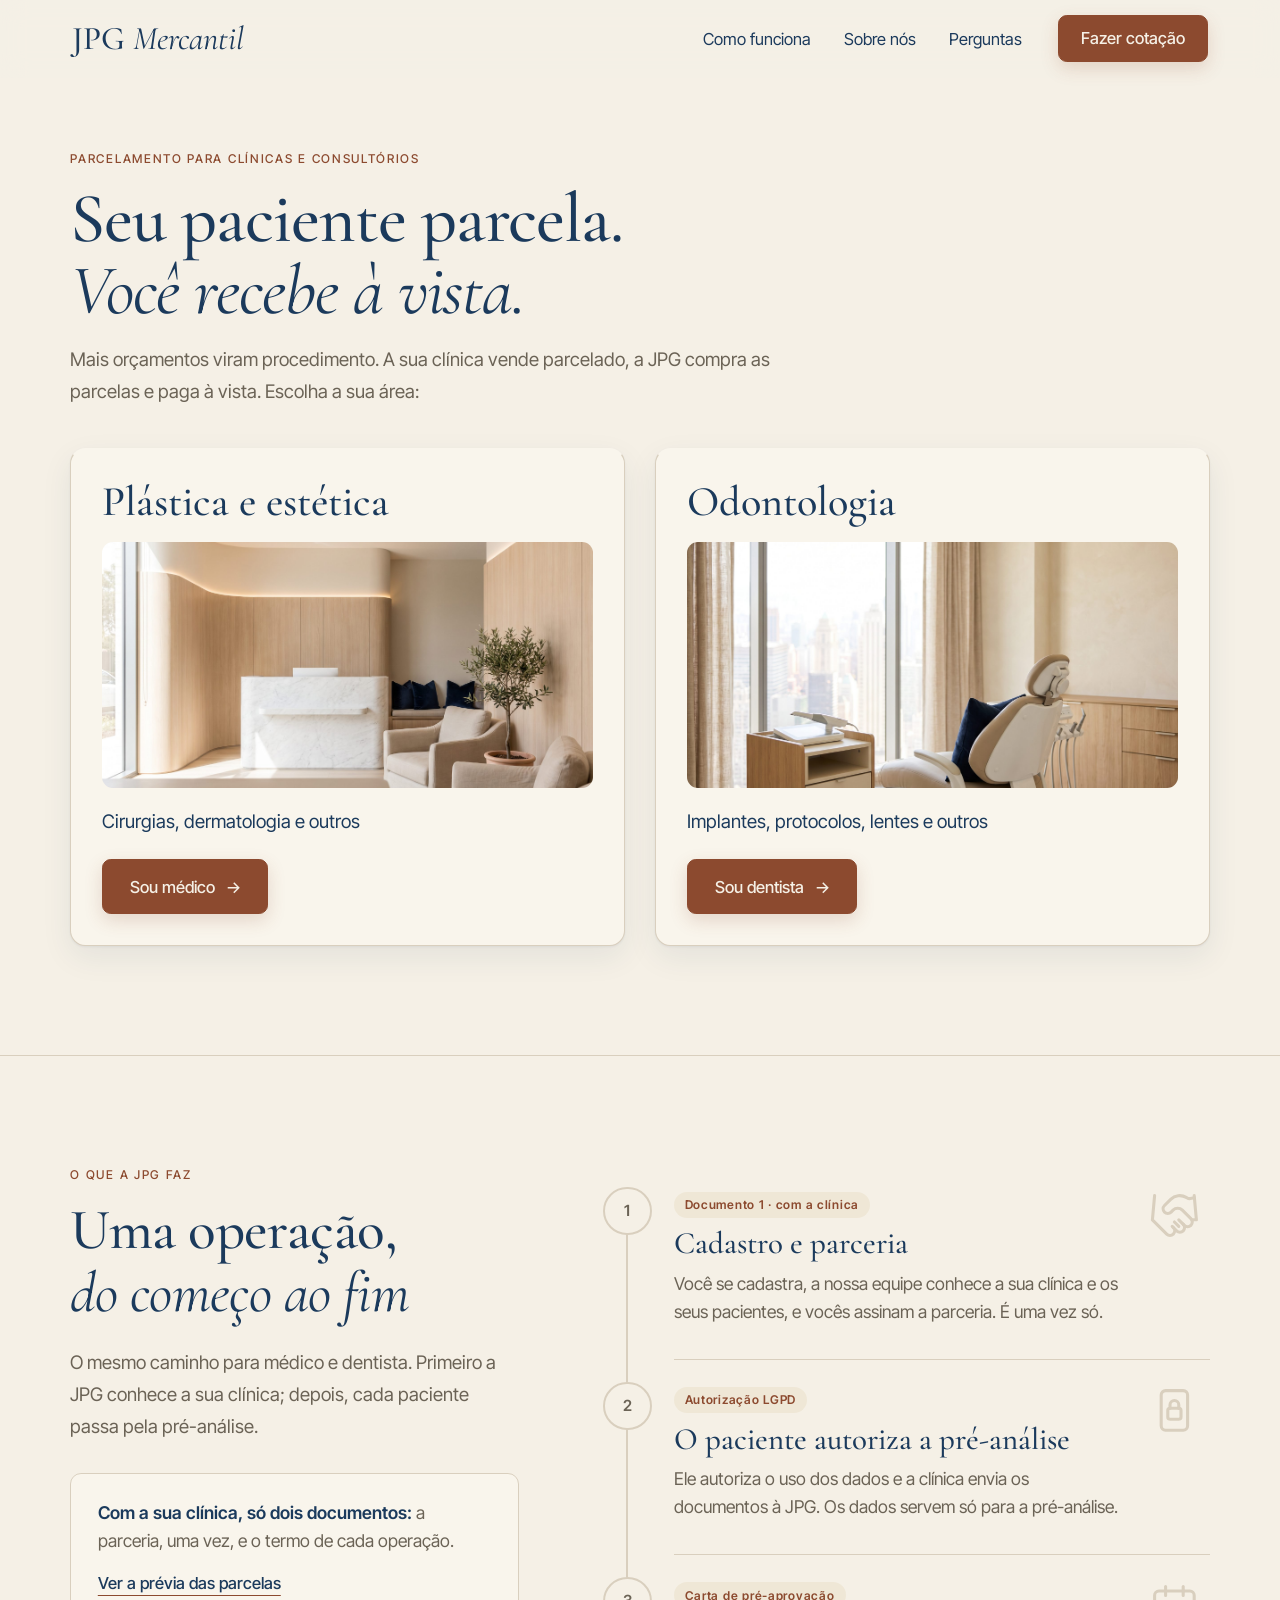
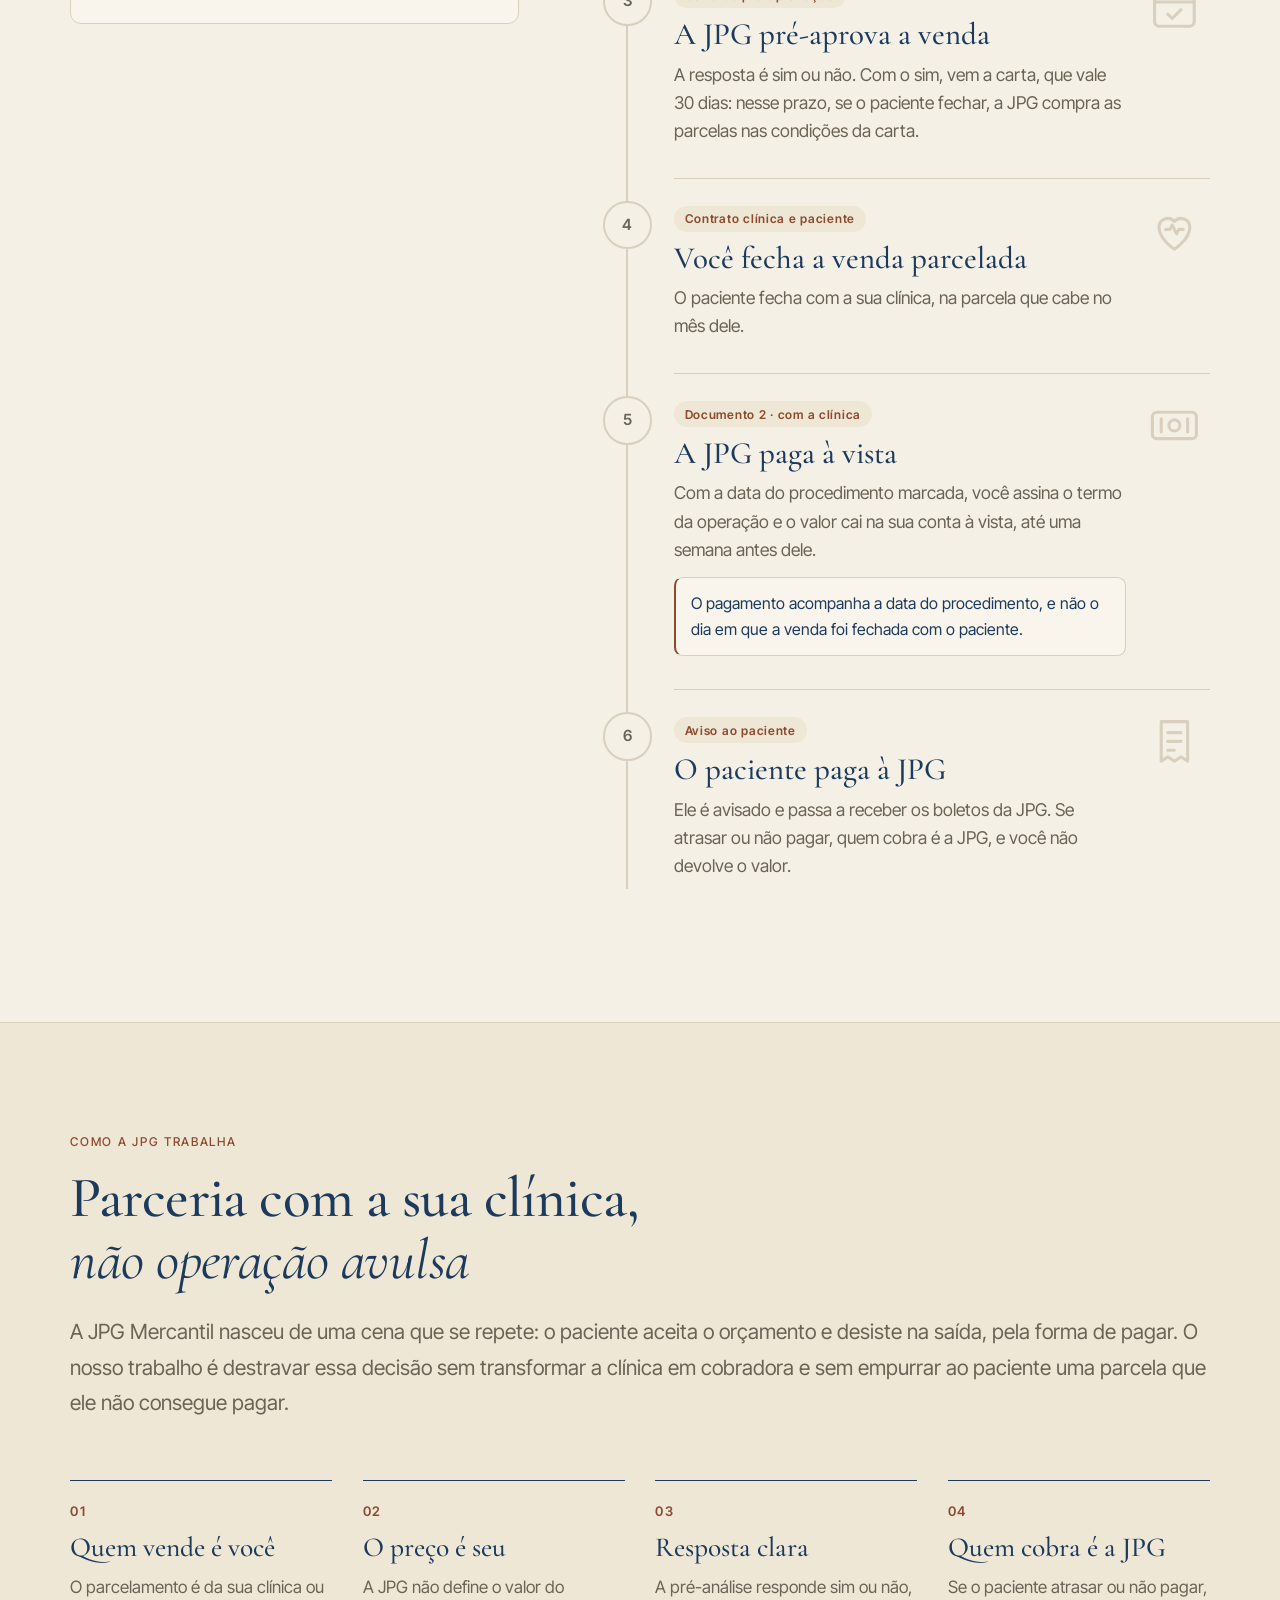
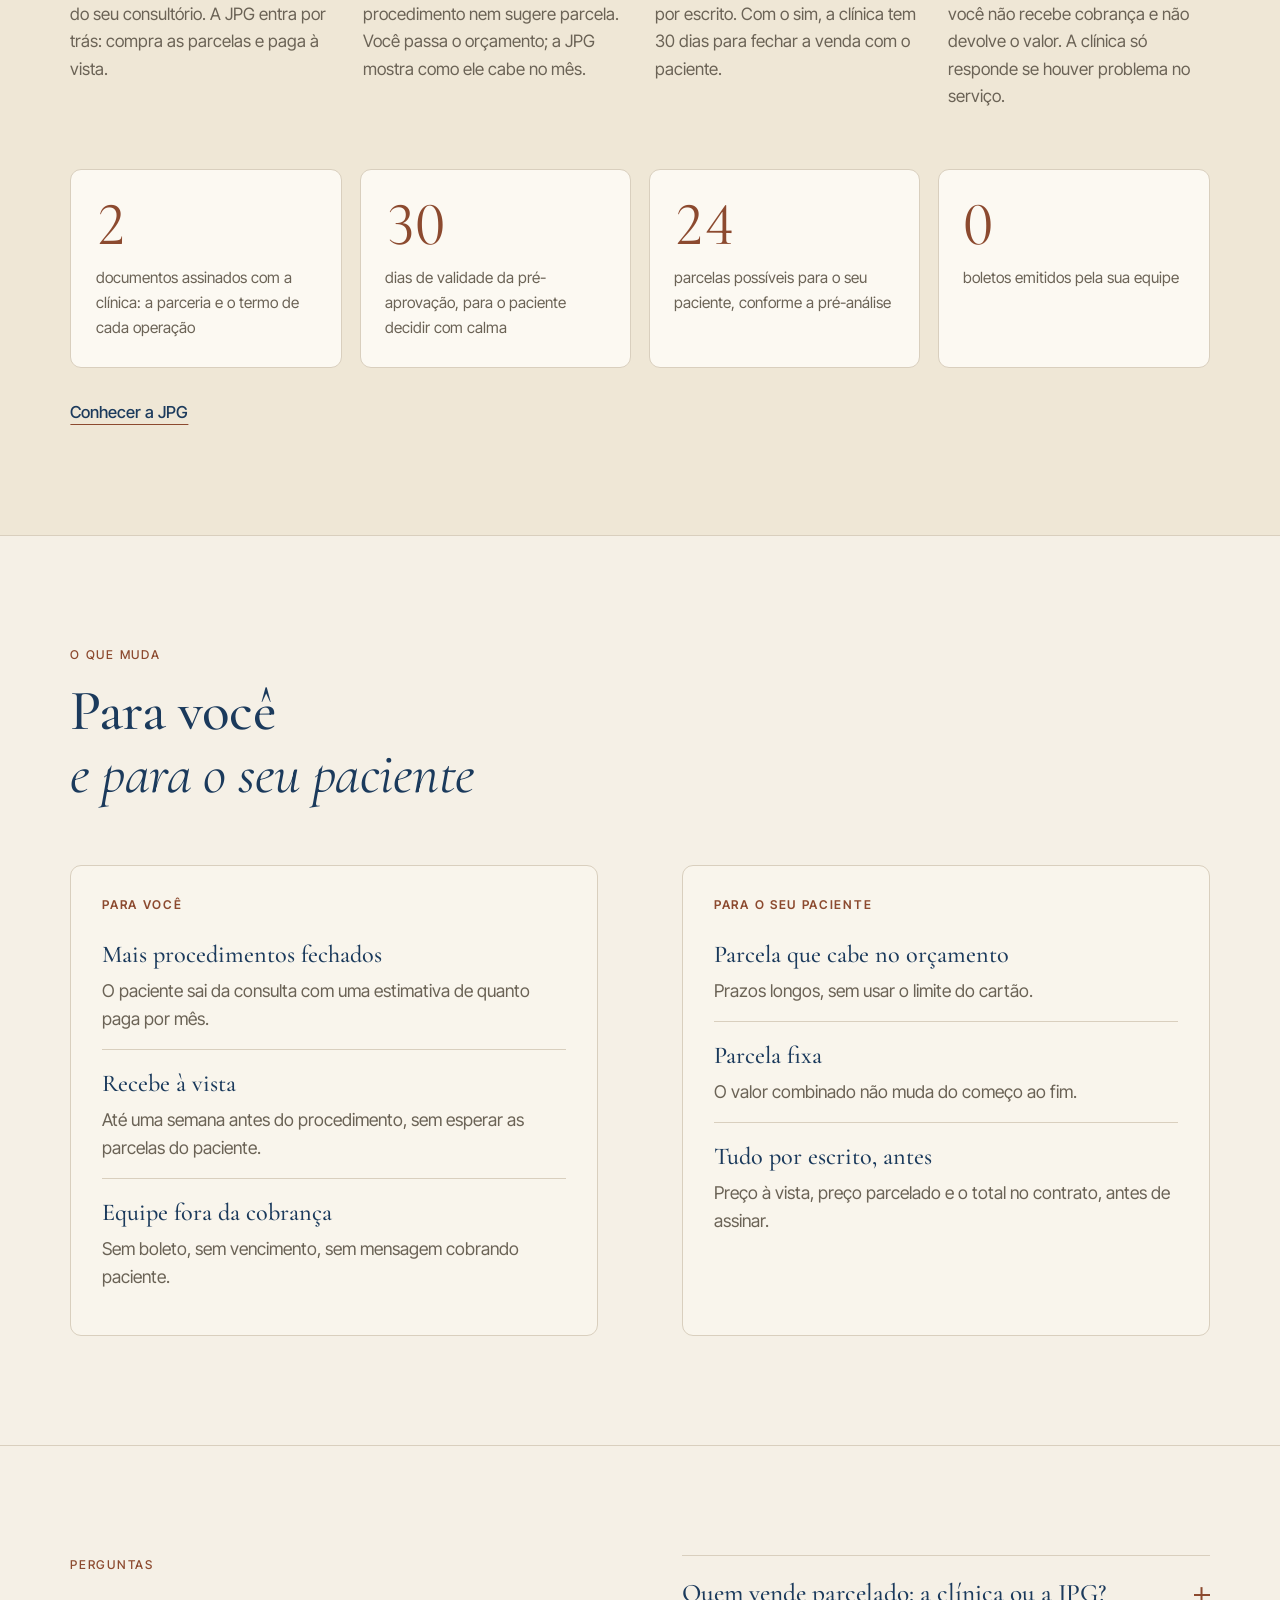
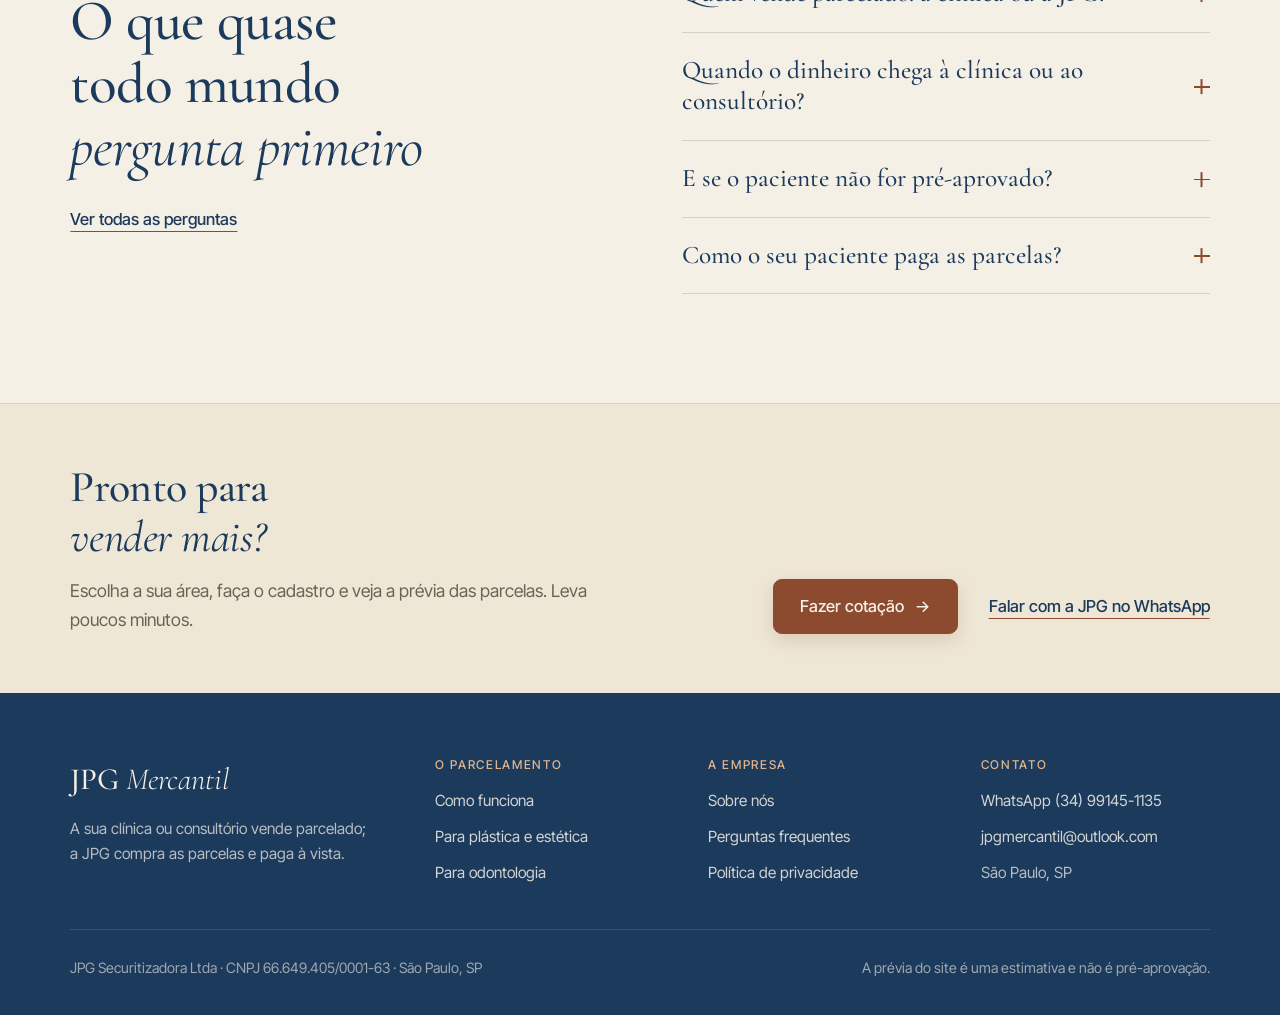
<file: index.html>
<!DOCTYPE html><html lang="pt-BR"> <head><meta name="robots" content="noindex, nofollow"><meta charset="utf-8"><meta name="viewport" content="width=device-width, initial-scale=1"><title>JPG Mercantil · Seu paciente parcela, você recebe à vista</title><meta name="description" content="A sua clínica ou consultório vende o procedimento parcelado e a JPG Mercantil compra as parcelas. Mais orçamentos fechados, e você recebe à vista."><!-- Monograma JPG do Brand Sheet (Visual/Logos/Flavicos (indigo).png). --><link rel="icon" type="image/png" href="favicon.png"><link rel="apple-touch-icon" href="apple-touch-icon.png"><link rel="preconnect" href="https://fonts.googleapis.com"><link rel="preconnect" href="https://fonts.gstatic.com" crossorigin><!-- Só os pesos usados: Cormorant 400/500/600 e 300 itálico; Inter Tight 400/500/600. --><link rel="stylesheet" href="https://fonts.googleapis.com/css2?family=Cormorant+Garamond:ital,wght@0,400;0,500;0,600;1,300&family=Inter+Tight:wght@400;500;600&display=swap"><script>document.documentElement.classList.add('js');</script><link rel="stylesheet" href="assets/dentistas.DGocWXpp.css">
<link rel="stylesheet" href="assets/dentistas.C5u8ZIue.css">
<style>.lede[data-astro-cid-huc2lya7]{margin-top:20px}
</style>
<link rel="stylesheet" href="assets/index.BeW5qUC9.css">
<style>.fechamento[data-astro-cid-zotfx2v4]{background:var(--papel-2);border-top:1px solid var(--borda);padding:clamp(40px,6vh,64px) clamp(20px,5vw,64px)}.fechamento-wrap[data-astro-cid-zotfx2v4]{display:flex;flex-wrap:wrap;align-items:flex-end;justify-content:space-between;gap:28px 48px}.titulo[data-astro-cid-zotfx2v4]{font-size:clamp(28px,3.2vw,40px);line-height:1.12}p[data-astro-cid-zotfx2v4]{margin-top:14px;color:var(--slate);max-width:52ch}.fechamento-acoes[data-astro-cid-zotfx2v4]{display:flex;flex-wrap:wrap;align-items:center;gap:16px 28px}
</style></head> <body>  <header class="nav" id="nav" data-astro-cid-5blmo7yk> <div class="nav-wrap" data-astro-cid-5blmo7yk> <div class="nav-marca" data-astro-cid-5blmo7yk> <a href="index.html" class="nav-logo" aria-label="JPG Mercantil, início" data-astro-cid-5blmo7yk>JPG <em data-astro-cid-5blmo7yk>Mercantil</em></a>  </div> <nav aria-label="Principal" id="nav-menu" data-astro-cid-5blmo7yk> <ul class="nav-links" data-astro-cid-5blmo7yk> <li data-astro-cid-5blmo7yk><a href="index.html#como-funciona" data-astro-cid-5blmo7yk>Como funciona</a></li><li data-astro-cid-5blmo7yk><a href="sobre.html" data-astro-cid-5blmo7yk>Sobre nós</a></li><li data-astro-cid-5blmo7yk><a href="perguntas.html" data-astro-cid-5blmo7yk>Perguntas</a></li> </ul> </nav> <button type="button" class="btn nav-cta" data-escolher-area data-astro-cid-5blmo7yk>Fazer cotação</button> <button type="button" class="nav-botao" id="nav-botao" aria-expanded="false" aria-controls="nav-menu" data-astro-cid-5blmo7yk> <span class="sr" data-astro-cid-5blmo7yk>Abrir menu</span> <span class="traco" aria-hidden="true" data-astro-cid-5blmo7yk></span> </button> </div> </header> <!-- Antes de qualquer cotação fora da landing de um público: médico ou dentista? --> <dialog class="escolha-area" id="escolha-area" aria-labelledby="escolha-area-titulo" data-astro-cid-5blmo7yk> <div class="escolha-area-corpo" data-astro-cid-5blmo7yk> <div class="escolha-area-topo" data-astro-cid-5blmo7yk> <div data-astro-cid-5blmo7yk> <p class="escolha-area-eyebrow" data-astro-cid-5blmo7yk>Fazer uma cotação</p> <h2 class="escolha-area-titulo" id="escolha-area-titulo" data-astro-cid-5blmo7yk>Você é <em data-astro-cid-5blmo7yk>médico</em> ou <em data-astro-cid-5blmo7yk>dentista?</em></h2> </div> <button type="button" class="escolha-area-fechar" data-fechar-escolha aria-label="Fechar" data-astro-cid-5blmo7yk>&times;</button> </div> <div class="escolha-area-opcoes" data-astro-cid-5blmo7yk> <a href="simulador.html" class="escolha-area-opcao" data-astro-cid-5blmo7yk> <img src="img/v10/porta-estetica.jpg" alt="" width="640" height="427" loading="lazy" data-astro-cid-5blmo7yk> <span class="escolha-area-rotulo" data-astro-cid-5blmo7yk>Plástica e estética <span class="escolha-area-seta" aria-hidden="true" data-astro-cid-5blmo7yk>&#8594;</span></span> <span class="escolha-area-texto" data-astro-cid-5blmo7yk>Cirurgias, dermatologia e outros. Cadastro com CRM.</span> </a> <a href="simulador-dentistas.html" class="escolha-area-opcao" data-astro-cid-5blmo7yk> <img src="img/v10/porta-odonto.jpg" alt="" width="640" height="427" loading="lazy" data-astro-cid-5blmo7yk> <span class="escolha-area-rotulo" data-astro-cid-5blmo7yk>Odontologia <span class="escolha-area-seta" aria-hidden="true" data-astro-cid-5blmo7yk>&#8594;</span></span> <span class="escolha-area-texto" data-astro-cid-5blmo7yk>Implantes, protocolos, lentes e outros. Cadastro com CRO.</span> </a> </div> </div> </dialog> <script type="module">const d="jpg.publico.v1",l=document.getElementById("nav")?.dataset.publico;try{l&&localStorage.setItem(d,l);const e=l?null:localStorage.getItem(d);if(e==="medicos"||e==="dentistas"){const t=e==="medicos"?"waMedicos":"waDentistas";document.querySelectorAll("a[data-wa-medicos]").forEach(n=>{n.dataset[t]&&(n.href=n.dataset[t])})}}catch{}const o=document.getElementById("nav"),i=()=>o?.classList.toggle("rolado",window.scrollY>24);i();window.addEventListener("scroll",i,{passive:!0});const s=document.getElementById("nav-botao"),r=s?.querySelector(".sr"),c=e=>{o?.classList.toggle("aberto",e),s?.setAttribute("aria-expanded",String(e)),r&&(r.textContent=e?"Fechar menu":"Abrir menu")};s?.addEventListener("click",()=>c(!o?.classList.contains("aberto")));o?.querySelectorAll(".nav-links a").forEach(e=>e.addEventListener("click",()=>c(!1)));document.addEventListener("keydown",e=>{e.key==="Escape"&&o?.classList.contains("aberto")&&(c(!1),s?.focus())});const a=document.getElementById("escolha-area");document.addEventListener("click",e=>{!a||!e.target.closest("[data-escolher-area]")||(c(!1),a.showModal())});a?.addEventListener("click",e=>{const t=e.target;(t===a||t.closest("[data-fechar-escolha]"))&&a.close()});</script>  <main data-astro-cid-j7pv25f6> <section class="sec primeira escolha" id="escolha" data-astro-cid-j7pv25f6> <div class="wrap" data-astro-cid-j7pv25f6> <div class="escolha-topo" data-astro-cid-j7pv25f6> <p class="eyebrow reveal" data-astro-cid-j7pv25f6>Parcelamento para clínicas e consultórios</p> <h1 class="escolha-titulo reveal rd1" data-astro-cid-j7pv25f6>Seu paciente parcela. <em data-astro-cid-j7pv25f6>Você recebe à vista.</em></h1> <p class="lede reveal rd2" data-astro-cid-j7pv25f6>
Mais orçamentos viram procedimento. A sua clínica vende parcelado, a JPG compra as parcelas e paga à vista.
            Escolha a sua área:
</p> </div> <ul class="portas" data-astro-cid-j7pv25f6> <li class="reveal rd1" data-astro-cid-j7pv25f6> <a href="medicos.html" class="porta" data-astro-cid-j7pv25f6> <h2 class="porta-titulo" data-astro-cid-j7pv25f6>Plástica e estética</h2> <div class="porta-foto" data-astro-cid-j7pv25f6><img src="img/v10/porta-estetica.jpg" alt="Recepção de uma clínica de estética, com balcão de mármore e poltronas" width="1320" height="880" loading="eager" decoding="async" data-astro-cid-j7pv25f6></div> <p class="porta-texto" data-astro-cid-j7pv25f6>Cirurgias, dermatologia e outros</p> <span class="btn porta-botao" data-astro-cid-j7pv25f6>Sou médico<span class="seta" aria-hidden="true" data-astro-cid-j7pv25f6>&#8594;</span></span> </a> </li><li class="reveal rd2" data-astro-cid-j7pv25f6> <a href="dentistas.html" class="porta" data-astro-cid-j7pv25f6> <h2 class="porta-titulo" data-astro-cid-j7pv25f6>Odontologia</h2> <div class="porta-foto" data-astro-cid-j7pv25f6><img src="img/v10/porta-odonto.jpg" alt="Consultório odontológico com a cadeira e o scanner intraoral" width="1320" height="880" loading="lazy" decoding="async" data-astro-cid-j7pv25f6></div> <p class="porta-texto" data-astro-cid-j7pv25f6>Implantes, protocolos, lentes e outros</p> <span class="btn porta-botao" data-astro-cid-j7pv25f6>Sou dentista<span class="seta" aria-hidden="true" data-astro-cid-j7pv25f6>&#8594;</span></span> </a> </li> </ul> </div> </section> <section class="sec" id="como-funciona" data-astro-cid-j7pv25f6> <div class="wrap faz-grid" data-astro-cid-j7pv25f6> <div class="faz-texto" data-astro-cid-j7pv25f6> <div class="reveal" data-astro-cid-huc2lya7> <p class="eyebrow" data-astro-cid-huc2lya7>O que a JPG faz</p> <h2 class="titulo" data-astro-cid-huc2lya7="true">Uma operação,<br data-astro-cid-huc2lya7><em data-astro-cid-huc2lya7>do começo ao fim</em></h2> <p class="lede" data-astro-cid-huc2lya7>O mesmo caminho para médico e dentista. Primeiro a JPG conhece a sua clínica; depois, cada paciente passa pela pré-análise.</p> </div>  <div class="faz-resumo caixa reveal rd2" data-astro-cid-j7pv25f6> <p data-astro-cid-j7pv25f6><strong data-astro-cid-j7pv25f6>Com a sua clínica, só dois documentos:</strong> a parceria, uma vez, e o termo de cada operação.</p> <button type="button" class="link" data-escolher-area data-astro-cid-j7pv25f6>Ver a prévia das parcelas</button> </div> </div> <ol class="passos" data-passo-a-passo data-astro-cid-zyauhzzd> <span class="passos-trilho" aria-hidden="true" data-astro-cid-zyauhzzd><span class="passos-linha" data-astro-cid-zyauhzzd></span></span> <li class="passo" data-passo data-astro-cid-zyauhzzd> <span class="passo-marca" aria-hidden="true" data-astro-cid-zyauhzzd><span data-astro-cid-zyauhzzd>1</span></span> <div class="passo-corpo" data-astro-cid-zyauhzzd> <p class="passo-doc" data-astro-cid-zyauhzzd>Documento 1 · com a clínica</p> <h3 class="passo-titulo" data-astro-cid-zyauhzzd>Cadastro e parceria</h3> <p class="passo-texto" data-astro-cid-zyauhzzd>Você se cadastra, a nossa equipe conhece a sua clínica e os seus pacientes, e vocês assinam a parceria. É uma vez só.</p>  </div> <svg class="passo-icone" viewBox="0 0 24 24" aria-hidden="true" data-astro-cid-zyauhzzd><path d="m11 17 2 2a1 1 0 1 0 3-3"/><path d="m14 14 2.5 2.5a1 1 0 1 0 3-3l-3.88-3.88a3 3 0 0 0-4.24 0l-.88.88a1 1 0 1 1-3-3l2.81-2.81a5.79 5.79 0 0 1 7.06-.87l.47.28a2 2 0 0 0 1.42.25L21 4"/><path d="m21 3 1 11h-2"/><path d="M3 3 2 14l6.5 6.5a1 1 0 1 0 3-3"/><path d="M12 15l2 2"/></svg> </li><li class="passo" data-passo data-astro-cid-zyauhzzd> <span class="passo-marca" aria-hidden="true" data-astro-cid-zyauhzzd><span data-astro-cid-zyauhzzd>2</span></span> <div class="passo-corpo" data-astro-cid-zyauhzzd> <p class="passo-doc" data-astro-cid-zyauhzzd>Autorização LGPD</p> <h3 class="passo-titulo" data-astro-cid-zyauhzzd>O paciente autoriza a pré-análise</h3> <p class="passo-texto" data-astro-cid-zyauhzzd>Ele autoriza o uso dos dados e a clínica envia os documentos à JPG. Os dados servem só para a pré-análise.</p>  </div> <svg class="passo-icone" viewBox="0 0 24 24" aria-hidden="true" data-astro-cid-zyauhzzd><rect x="6" y="3" width="12" height="18" rx="2"/><rect x="9" y="11" width="6" height="5" rx="1"/><path d="M10 11V9.5a2 2 0 0 1 4 0V11"/></svg> </li><li class="passo" data-passo data-astro-cid-zyauhzzd> <span class="passo-marca" aria-hidden="true" data-astro-cid-zyauhzzd><span data-astro-cid-zyauhzzd>3</span></span> <div class="passo-corpo" data-astro-cid-zyauhzzd> <p class="passo-doc" data-astro-cid-zyauhzzd>Carta de pré-aprovação</p> <h3 class="passo-titulo" data-astro-cid-zyauhzzd>A JPG pré-aprova a venda</h3> <p class="passo-texto" data-astro-cid-zyauhzzd>A resposta é sim ou não. Com o sim, vem a carta, que vale 30 dias: nesse prazo, se o paciente fechar, a JPG compra as parcelas nas condições da carta.</p>  </div> <svg class="passo-icone" viewBox="0 0 24 24" aria-hidden="true" data-astro-cid-zyauhzzd><rect x="3" y="5" width="18" height="16" rx="2"/><path d="M3 10h18M8 3v4M16 3v4"/><path d="M9 15.5l2 2 4-4"/></svg> </li><li class="passo" data-passo data-astro-cid-zyauhzzd> <span class="passo-marca" aria-hidden="true" data-astro-cid-zyauhzzd><span data-astro-cid-zyauhzzd>4</span></span> <div class="passo-corpo" data-astro-cid-zyauhzzd> <p class="passo-doc" data-astro-cid-zyauhzzd>Contrato clínica e paciente</p> <h3 class="passo-titulo" data-astro-cid-zyauhzzd>Você fecha a venda parcelada</h3> <p class="passo-texto" data-astro-cid-zyauhzzd>O paciente fecha com a sua clínica, na parcela que cabe no mês dele.</p>  </div> <svg class="passo-icone" viewBox="0 0 24 24" aria-hidden="true" data-astro-cid-zyauhzzd><path d="M12 21s-7-4.5-7-10a4 4 0 0 1 7-2.6A4 4 0 0 1 19 11c0 5.5-7 10-7 10z"/><path d="M8 12h2l1-2 2 4 1-2h2"/></svg> </li><li class="passo" data-passo data-astro-cid-zyauhzzd> <span class="passo-marca" aria-hidden="true" data-astro-cid-zyauhzzd><span data-astro-cid-zyauhzzd>5</span></span> <div class="passo-corpo" data-astro-cid-zyauhzzd> <p class="passo-doc" data-astro-cid-zyauhzzd>Documento 2 · com a clínica</p> <h3 class="passo-titulo" data-astro-cid-zyauhzzd>A JPG paga à vista</h3> <p class="passo-texto" data-astro-cid-zyauhzzd>Com a data do procedimento marcada, você assina o termo da operação e o valor cai na sua conta à vista, até uma semana antes dele.</p> <p class="passo-extra" data-astro-cid-zyauhzzd>O pagamento acompanha a data do procedimento, e não o dia em que a venda foi fechada com o paciente.</p> </div> <svg class="passo-icone" viewBox="0 0 24 24" aria-hidden="true" data-astro-cid-zyauhzzd><rect x="2" y="6" width="20" height="12" rx="2"/><circle cx="12" cy="12" r="2.5"/><path d="M6 9v6M18 9v6"/></svg> </li><li class="passo" data-passo data-astro-cid-zyauhzzd> <span class="passo-marca" aria-hidden="true" data-astro-cid-zyauhzzd><span data-astro-cid-zyauhzzd>6</span></span> <div class="passo-corpo" data-astro-cid-zyauhzzd> <p class="passo-doc" data-astro-cid-zyauhzzd>Aviso ao paciente</p> <h3 class="passo-titulo" data-astro-cid-zyauhzzd>O paciente paga à JPG</h3> <p class="passo-texto" data-astro-cid-zyauhzzd>Ele é avisado e passa a receber os boletos da JPG. Se atrasar ou não pagar, quem cobra é a JPG, e você não devolve o valor.</p>  </div> <svg class="passo-icone" viewBox="0 0 24 24" aria-hidden="true" data-astro-cid-zyauhzzd><path d="M6 3h12v18l-3-2-3 2-3-2-3 2z"/><path d="M9 8h6M9 12h6M9 16h3"/></svg> </li> </ol> <script type="module">const i=matchMedia("(prefers-reduced-motion: reduce)").matches;for(const t of document.querySelectorAll("[data-passo-a-passo]")){let s=function(){o=!1;const e=t.getBoundingClientRect(),d=innerHeight*.6,r=i?1:Math.min(1,Math.max(0,(d-e.top)/e.height));t.style.setProperty("--progresso",r.toFixed(3));const p=e.top+r*e.height;for(const n of l){const c=n.querySelector(".passo-marca").getBoundingClientRect();n.classList.toggle("aceso",i||c.top+c.height/2<=p+4)}};var u=s;const l=[...t.querySelectorAll("[data-passo]")];let o=!1;const a=()=>{o||(o=!0,requestAnimationFrame(s))};addEventListener("scroll",a,{passive:!0}),addEventListener("resize",a),s()}</script>  </div> </section> <section class="sec jeito" id="como-trabalhamos" data-astro-cid-j7pv25f6> <div class="wrap" data-astro-cid-j7pv25f6> <div class="topo topo-largo" data-astro-cid-j7pv25f6> <div class="reveal" data-astro-cid-huc2lya7> <p class="eyebrow" data-astro-cid-huc2lya7>Como a JPG trabalha</p> <h2 class="titulo" data-astro-cid-huc2lya7="true">Parceria com a sua clínica,<br data-astro-cid-huc2lya7><em data-astro-cid-huc2lya7>não operação avulsa</em></h2> <p class="lede" data-astro-cid-huc2lya7>A JPG Mercantil nasceu de uma cena que se repete: o paciente aceita o orçamento e desiste na saída, pela forma de pagar. O nosso trabalho é destravar essa decisão sem transformar a clínica em cobradora e sem empurrar ao paciente uma parcela que ele não consegue pagar.</p> </div>  </div> <ol class="jeito-lista" data-astro-cid-j7pv25f6> <li class="reveal rd1" data-astro-cid-j7pv25f6> <h3 data-astro-cid-j7pv25f6>Quem vende é você</h3> <p data-astro-cid-j7pv25f6>O parcelamento é da sua clínica ou do seu consultório. A JPG entra por trás: compra as parcelas e paga à vista.</p> </li><li class="reveal rd2" data-astro-cid-j7pv25f6> <h3 data-astro-cid-j7pv25f6>O preço é seu</h3> <p data-astro-cid-j7pv25f6>A JPG não define o valor do procedimento nem sugere parcela. Você passa o orçamento; a JPG mostra como ele cabe no mês.</p> </li><li class="reveal rd3" data-astro-cid-j7pv25f6> <h3 data-astro-cid-j7pv25f6>Resposta clara</h3> <p data-astro-cid-j7pv25f6>A pré-análise responde sim ou não, por escrito. Com o sim, a clínica tem 30 dias para fechar a venda com o paciente.</p> </li><li class="reveal rd4" data-astro-cid-j7pv25f6> <h3 data-astro-cid-j7pv25f6>Quem cobra é a JPG</h3> <p data-astro-cid-j7pv25f6>Se o paciente atrasar ou não pagar, você não recebe cobrança e não devolve o valor. A clínica só responde se houver problema no serviço.</p> </li> </ol> <ul class="numeros" data-astro-cid-j7pv25f6> <li class="reveal rd1" data-astro-cid-j7pv25f6> <span class="numero" data-contar="2" data-astro-cid-j7pv25f6>2</span> <span class="numero-rotulo" data-astro-cid-j7pv25f6>documentos assinados com a clínica: a parceria e o termo de cada operação</span> </li><li class="reveal rd2" data-astro-cid-j7pv25f6> <span class="numero" data-contar="30" data-astro-cid-j7pv25f6>30</span> <span class="numero-rotulo" data-astro-cid-j7pv25f6>dias de validade da pré-aprovação, para o paciente decidir com calma</span> </li><li class="reveal rd3" data-astro-cid-j7pv25f6> <span class="numero" data-contar="24" data-astro-cid-j7pv25f6>24</span> <span class="numero-rotulo" data-astro-cid-j7pv25f6>parcelas possíveis para o seu paciente, conforme a pré-análise</span> </li><li class="reveal rd4" data-astro-cid-j7pv25f6> <span class="numero" data-contar="0" data-astro-cid-j7pv25f6>0</span> <span class="numero-rotulo" data-astro-cid-j7pv25f6>boletos emitidos pela sua equipe</span> </li> </ul> <p class="jeito-link reveal" data-astro-cid-j7pv25f6><a href="sobre.html" class="link" data-astro-cid-j7pv25f6>Conhecer a JPG</a></p> </div> </section> <section class="sec" data-astro-cid-j7pv25f6> <div class="wrap" data-astro-cid-j7pv25f6> <div class="topo" data-astro-cid-j7pv25f6> <div class="reveal" data-astro-cid-huc2lya7> <p class="eyebrow" data-astro-cid-huc2lya7>O que muda</p> <h2 class="titulo" data-astro-cid-huc2lya7="true">Para você<br data-astro-cid-huc2lya7><em data-astro-cid-huc2lya7>e para o seu paciente</em></h2>  </div>  </div> <div class="duas-colunas muda" data-astro-cid-j7pv25f6> <div class="muda-coluna reveal" data-astro-cid-j7pv25f6> <h3 class="muda-titulo" data-astro-cid-j7pv25f6>Para você</h3> <ul data-astro-cid-j7pv25f6> <li data-astro-cid-j7pv25f6><strong data-astro-cid-j7pv25f6>Mais procedimentos fechados</strong><span data-astro-cid-j7pv25f6>O paciente sai da consulta com uma estimativa de quanto paga por mês.</span></li><li data-astro-cid-j7pv25f6><strong data-astro-cid-j7pv25f6>Recebe à vista</strong><span data-astro-cid-j7pv25f6>Até uma semana antes do procedimento, sem esperar as parcelas do paciente.</span></li><li data-astro-cid-j7pv25f6><strong data-astro-cid-j7pv25f6>Equipe fora da cobrança</strong><span data-astro-cid-j7pv25f6>Sem boleto, sem vencimento, sem mensagem cobrando paciente.</span></li> </ul> </div><div class="muda-coluna reveal" data-astro-cid-j7pv25f6> <h3 class="muda-titulo" data-astro-cid-j7pv25f6>Para o seu paciente</h3> <ul data-astro-cid-j7pv25f6> <li data-astro-cid-j7pv25f6><strong data-astro-cid-j7pv25f6>Parcela que cabe no orçamento</strong><span data-astro-cid-j7pv25f6>Prazos longos, sem usar o limite do cartão.</span></li><li data-astro-cid-j7pv25f6><strong data-astro-cid-j7pv25f6>Parcela fixa</strong><span data-astro-cid-j7pv25f6>O valor combinado não muda do começo ao fim.</span></li><li data-astro-cid-j7pv25f6><strong data-astro-cid-j7pv25f6>Tudo por escrito, antes</strong><span data-astro-cid-j7pv25f6>Preço à vista, preço parcelado e o total no contrato, antes de assinar.</span></li> </ul> </div> </div> </div> </section> <section class="sec" data-astro-cid-j7pv25f6> <div class="wrap duas-colunas" data-astro-cid-j7pv25f6> <div data-astro-cid-j7pv25f6> <div class="reveal" data-astro-cid-huc2lya7> <p class="eyebrow" data-astro-cid-huc2lya7>Perguntas</p> <h2 class="titulo" data-astro-cid-huc2lya7="true">O que quase todo mundo<br data-astro-cid-huc2lya7><em data-astro-cid-huc2lya7>pergunta primeiro</em></h2>  </div>  <p class="perguntas-link reveal" data-astro-cid-j7pv25f6><a href="perguntas.html" class="link" data-astro-cid-j7pv25f6>Ver todas as perguntas</a></p> </div> <div class="reveal rd1" data-astro-cid-j7pv25f6> <div class="perguntas" data-astro-cid-o2oocb7z> <details class="pergunta" data-astro-cid-o2oocb7z> <summary data-astro-cid-o2oocb7z>Quem vende parcelado: a clínica ou a JPG?<span class="sinal" aria-hidden="true" data-astro-cid-o2oocb7z></span></summary> <div class="resposta" data-astro-cid-o2oocb7z> <p data-astro-cid-o2oocb7z>A clínica. O parcelamento é um contrato entre a sua clínica e o paciente. A JPG compra essas parcelas e paga a você à vista.</p>  </div> </details><details class="pergunta" data-astro-cid-o2oocb7z> <summary data-astro-cid-o2oocb7z>Quando o dinheiro chega à clínica ou ao consultório?<span class="sinal" aria-hidden="true" data-astro-cid-o2oocb7z></span></summary> <div class="resposta" data-astro-cid-o2oocb7z> <p data-astro-cid-o2oocb7z>À vista, até uma semana antes da data marcada para a cirurgia ou o procedimento. Você assina o termo da operação e a JPG paga conforme essa data.</p><p data-astro-cid-o2oocb7z>O pagamento acompanha a data da cirurgia, e não o dia em que a venda foi fechada entre a clínica e o paciente.</p>  </div> </details><details class="pergunta" data-astro-cid-o2oocb7z> <summary data-astro-cid-o2oocb7z>E se o paciente não for pré-aprovado?<span class="sinal" aria-hidden="true" data-astro-cid-o2oocb7z></span></summary> <div class="resposta" data-astro-cid-o2oocb7z> <p data-astro-cid-o2oocb7z>A resposta é não, e a clínica fica livre para vender de outra forma. Nada muda na parceria.</p>  </div> </details><details class="pergunta" data-astro-cid-o2oocb7z> <summary data-astro-cid-o2oocb7z>Como o seu paciente paga as parcelas?<span class="sinal" aria-hidden="true" data-astro-cid-o2oocb7z></span></summary> <div class="resposta" data-astro-cid-o2oocb7z> <p data-astro-cid-o2oocb7z>O paciente é avisado de que passa a pagar à JPG e recebe o primeiro boleto. Todo mês chega o boleto da JPG, no valor combinado, e ele paga direto a ela.</p><p data-astro-cid-o2oocb7z>A clínica não emite boleto, não controla vencimento e não repassa nada.</p>  </div> </details> </div>  </div> </div> </section> </main> <section class="fechamento" data-astro-cid-zotfx2v4> <div class="wrap fechamento-wrap reveal" data-astro-cid-zotfx2v4> <div data-astro-cid-zotfx2v4> <h2 class="titulo" data-astro-cid-zotfx2v4>Pronto para<br data-astro-cid-zotfx2v4><em data-astro-cid-zotfx2v4>vender mais?</em></h2> <p data-astro-cid-zotfx2v4>Escolha a sua área, faça o cadastro e veja a prévia das parcelas. Leva poucos minutos.</p> </div> <div class="fechamento-acoes" data-astro-cid-zotfx2v4> <!-- Antes da cotação, a pessoa escolhe se é médico ou dentista (janela no Navbar, V8-05). --> <button type="button" class="btn" data-escolher-area data-astro-cid-zotfx2v4>Fazer cotação<span class="seta" aria-hidden="true" data-astro-cid-zotfx2v4>&#8594;</span></button> <a href="https://wa.me/5534991451135?text=Ol%C3%A1!%20Vim%20pelo%20site%20da%20JPG%20Mercantil%20e%20quero%20entender%20como%20funciona%20o%20parcelamento%20para%20os%20meus%20pacientes." data-wa-medicos="https://wa.me/5534991451135?text=Ol%C3%A1!%20Vim%20pelo%20site%20da%20JPG%20Mercantil.%20Sou%20m%C3%A9dico%20e%20quero%20entender%20como%20funciona%20o%20parcelamento%20para%20os%20meus%20pacientes." data-wa-dentistas="https://wa.me/5534991451135?text=Ol%C3%A1!%20Vim%20pelo%20site%20da%20JPG%20Mercantil.%20Sou%20dentista%20e%20quero%20entender%20como%20funciona%20o%20parcelamento%20para%20os%20meus%20pacientes." class="link" target="_blank" rel="noopener" data-astro-cid-zotfx2v4>Falar com a JPG no WhatsApp</a> </div> </div> </section>  <footer class="rodape" data-astro-cid-wamvvw7j> <div class="wrap" data-astro-cid-wamvvw7j> <div class="rodape-grade" data-astro-cid-wamvvw7j> <div class="rodape-marca" data-astro-cid-wamvvw7j> <a href="index.html" class="rodape-logo" data-astro-cid-wamvvw7j>JPG <em data-astro-cid-wamvvw7j>Mercantil</em></a> <p data-astro-cid-wamvvw7j>A sua clínica ou consultório vende parcelado; a JPG compra as parcelas e paga à vista.</p> </div> <nav aria-label="O parcelamento" data-astro-cid-wamvvw7j> <p class="rodape-titulo" data-astro-cid-wamvvw7j>O parcelamento</p> <ul data-astro-cid-wamvvw7j><li data-astro-cid-wamvvw7j><a href="index.html#como-funciona" data-astro-cid-wamvvw7j>Como funciona</a></li><li data-astro-cid-wamvvw7j><a href="medicos.html" data-astro-cid-wamvvw7j>Para plástica e estética</a></li><li data-astro-cid-wamvvw7j><a href="dentistas.html" data-astro-cid-wamvvw7j>Para odontologia</a></li></ul> </nav> <nav aria-label="A empresa" data-astro-cid-wamvvw7j> <p class="rodape-titulo" data-astro-cid-wamvvw7j>A empresa</p> <ul data-astro-cid-wamvvw7j><li data-astro-cid-wamvvw7j><a href="sobre.html" data-astro-cid-wamvvw7j>Sobre nós</a></li><li data-astro-cid-wamvvw7j><a href="perguntas.html" data-astro-cid-wamvvw7j>Perguntas frequentes</a></li><li data-astro-cid-wamvvw7j><a href="privacidade.html" data-astro-cid-wamvvw7j>Política de privacidade</a></li></ul> </nav> <div data-astro-cid-wamvvw7j> <p class="rodape-titulo" data-astro-cid-wamvvw7j>Contato</p> <ul data-astro-cid-wamvvw7j> <li data-astro-cid-wamvvw7j><a href="https://wa.me/5534991451135?text=Ol%C3%A1!%20Vim%20pelo%20site%20da%20JPG%20Mercantil%20e%20quero%20entender%20como%20funciona%20o%20parcelamento%20para%20os%20meus%20pacientes." data-wa-medicos="https://wa.me/5534991451135?text=Ol%C3%A1!%20Vim%20pelo%20site%20da%20JPG%20Mercantil.%20Sou%20m%C3%A9dico%20e%20quero%20entender%20como%20funciona%20o%20parcelamento%20para%20os%20meus%20pacientes." data-wa-dentistas="https://wa.me/5534991451135?text=Ol%C3%A1!%20Vim%20pelo%20site%20da%20JPG%20Mercantil.%20Sou%20dentista%20e%20quero%20entender%20como%20funciona%20o%20parcelamento%20para%20os%20meus%20pacientes." class="astro-wamvvw7j" target="_blank" rel="noopener" data-astro-cid-wamvvw7j>WhatsApp (34) 99145-1135</a></li> <li data-astro-cid-wamvvw7j><a href="mailto:jpgmercantil@outlook.com" data-astro-cid-wamvvw7j>jpgmercantil@outlook.com</a></li> <li data-astro-cid-wamvvw7j>São Paulo, SP</li> </ul> </div> </div> <div class="rodape-base" data-astro-cid-wamvvw7j> <p data-astro-cid-wamvvw7j>JPG Securitizadora Ltda · CNPJ 66.649.405/0001-63 · São Paulo, SP</p> <p data-astro-cid-wamvvw7j>A prévia do site é uma estimativa e não é pré-aprovação.</p> </div> </div> </footer>   <script type="module">const r=document.querySelectorAll(".reveal");if("IntersectionObserver"in window){const e=new IntersectionObserver(n=>{for(const t of n)t.isIntersecting&&(t.target.classList.add("in"),e.unobserve(t.target))},{rootMargin:"0px 0px -8% 0px"});r.forEach(n=>e.observe(n))}else r.forEach(e=>e.classList.add("in"));</script> </body> </html> <script type="module">const u=matchMedia("(prefers-reduced-motion: reduce)").matches,c=document.querySelectorAll("[data-contar]");if(!u&&"IntersectionObserver"in window){c.forEach(e=>e.textContent="0");const n=new IntersectionObserver(e=>{for(const t of e){if(!t.isIntersecting)continue;n.unobserve(t.target);const o=t.target,a=Number(o.dataset.contar),i=performance.now(),r=m=>{const s=Math.min(1,(m-i)/900);o.textContent=String(Math.round(a*(1-(1-s)**3))),s<1&&requestAnimationFrame(r)};requestAnimationFrame(r)}},{threshold:.6});c.forEach(e=>n.observe(e))}</script>
</file>
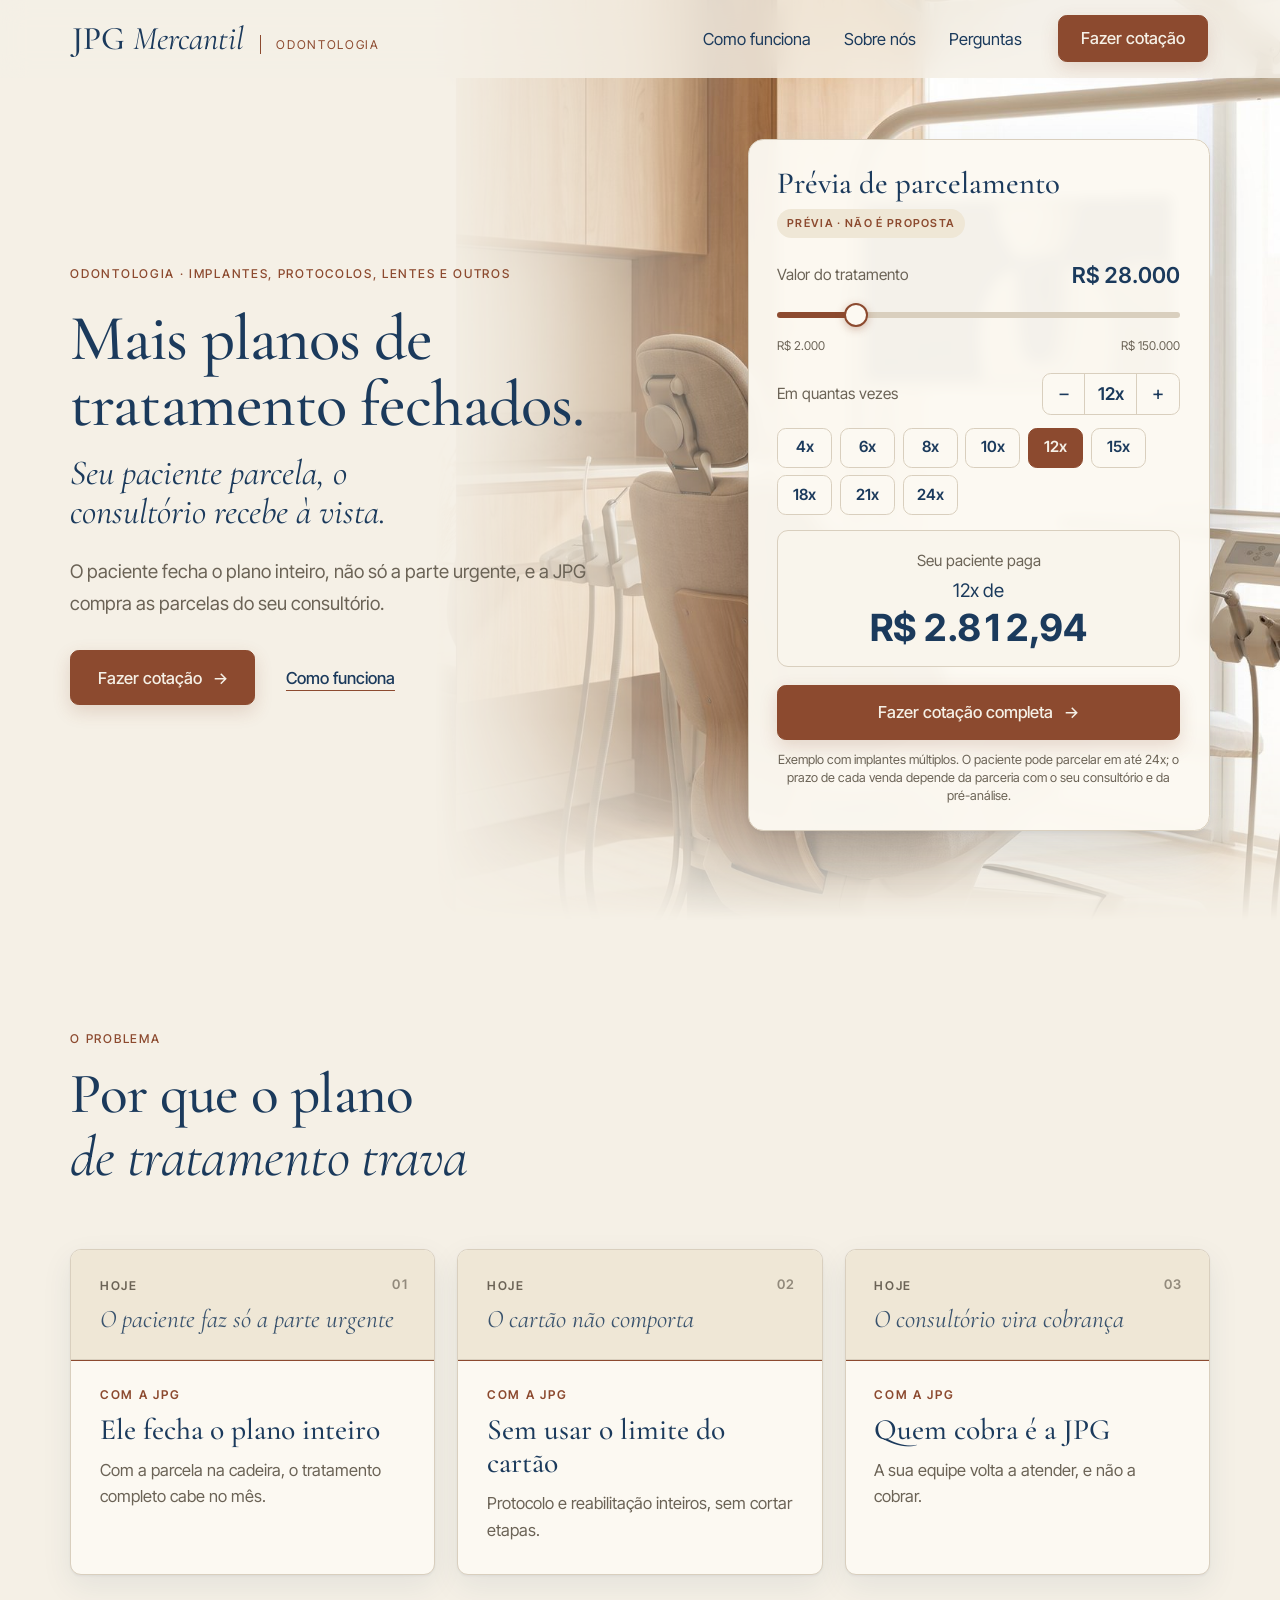
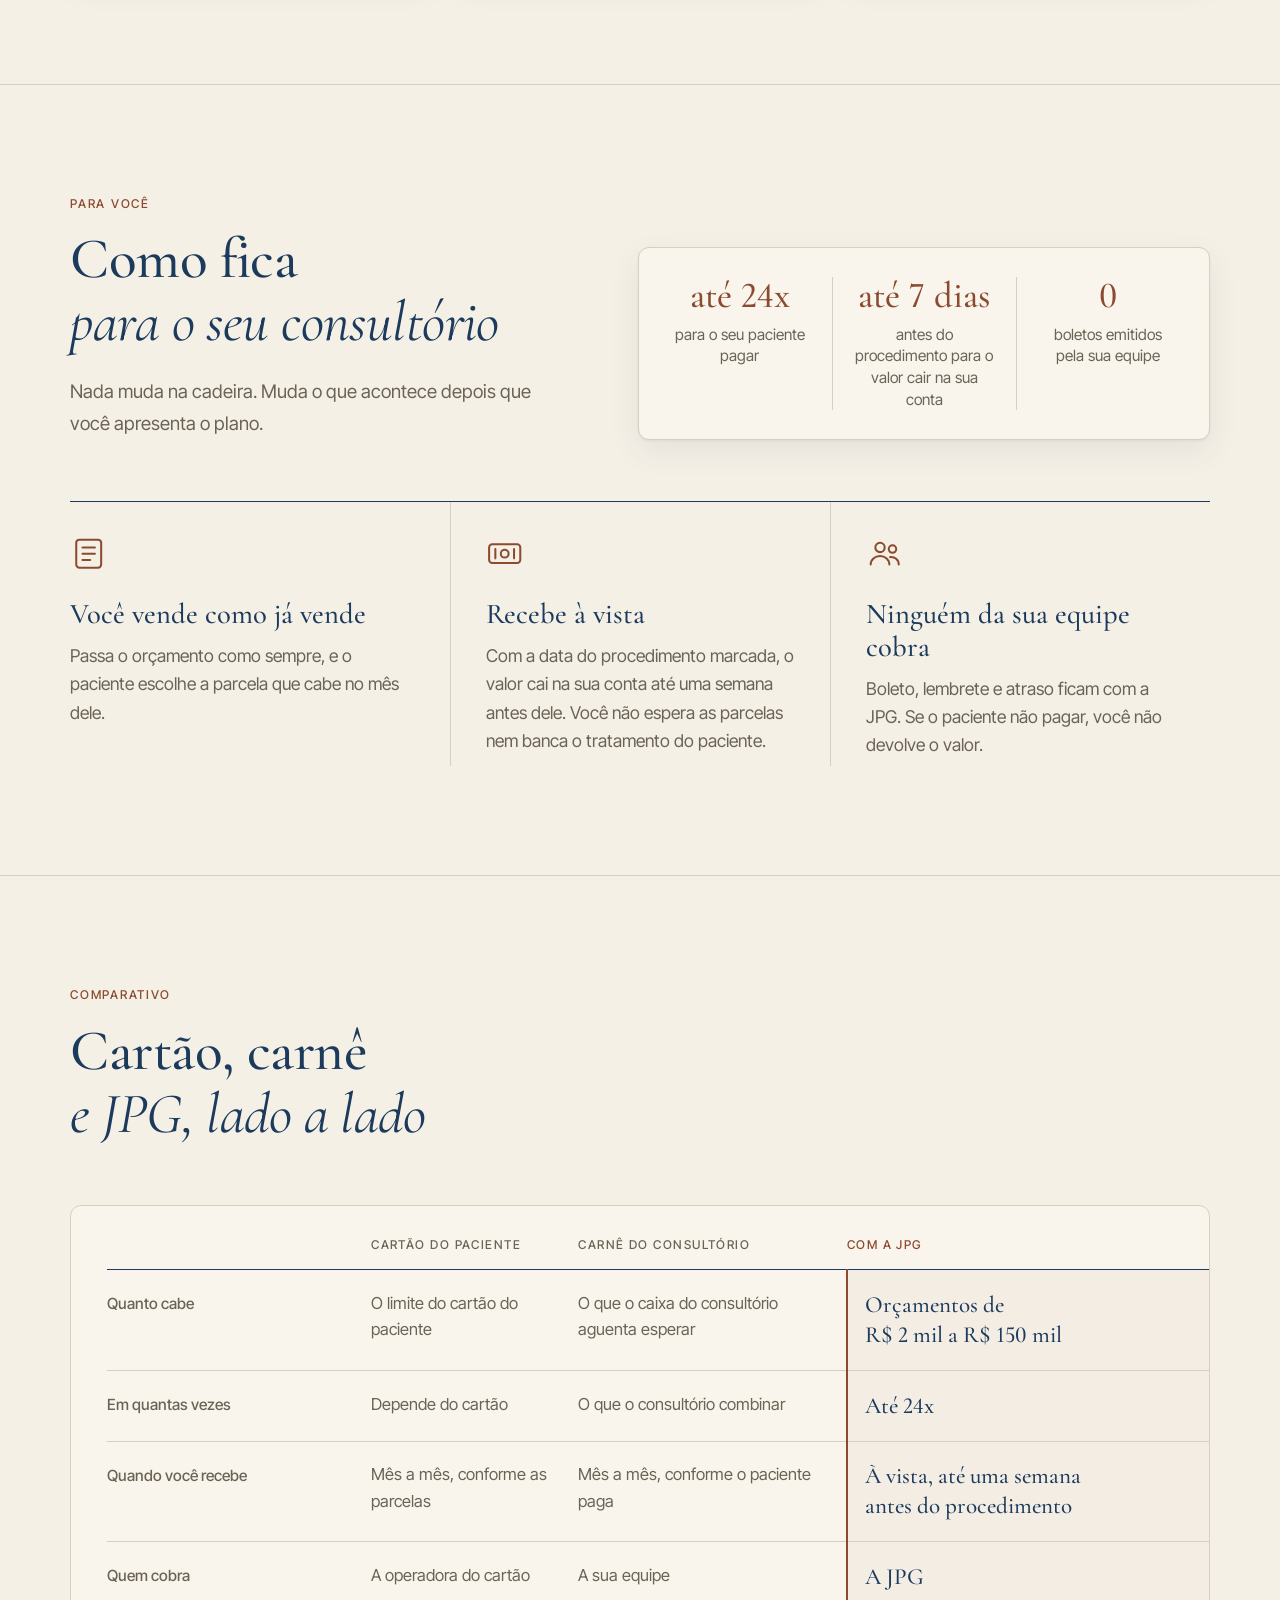
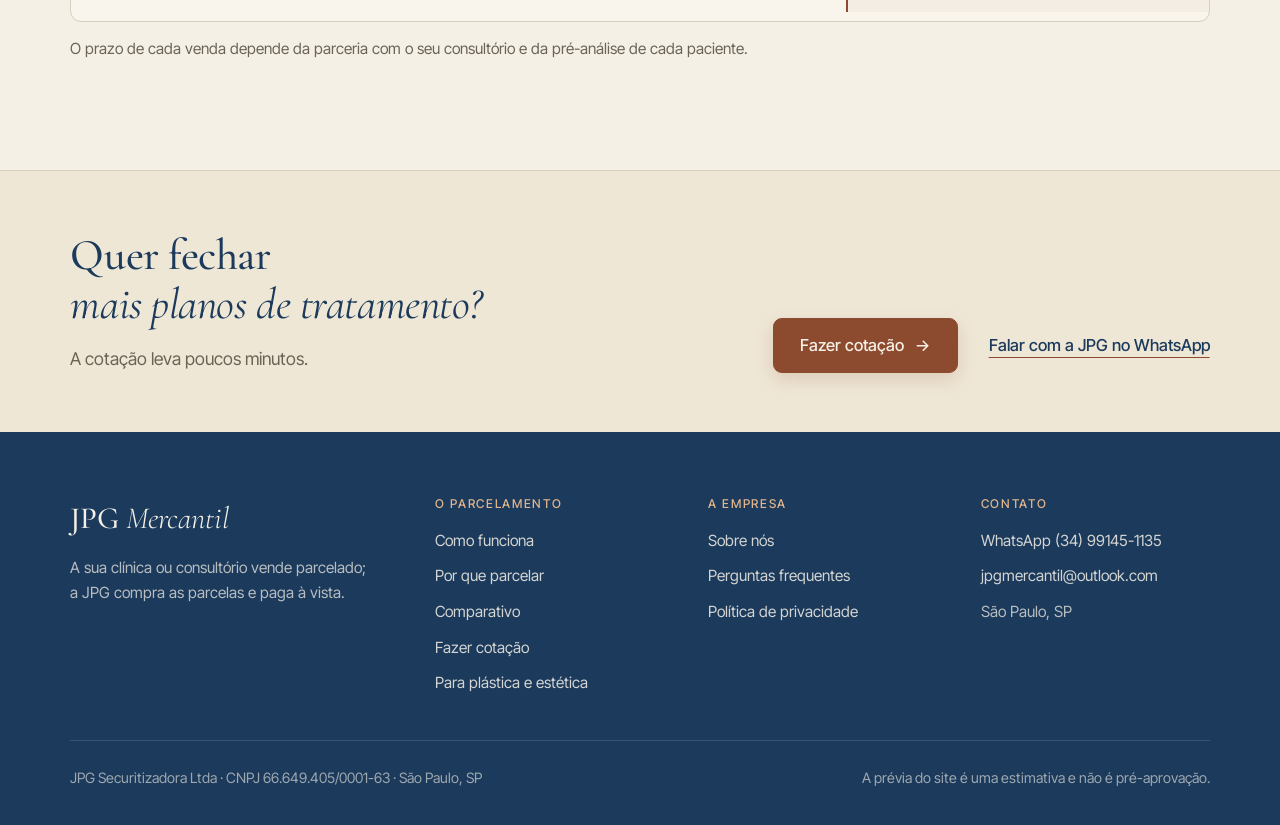
<file: dentistas.html>
<!DOCTYPE html><html lang="pt-BR"> <head><meta name="robots" content="noindex, nofollow"><meta charset="utf-8"><meta name="viewport" content="width=device-width, initial-scale=1"><title>JPG Mercantil para dentistas · Seu paciente parcela o tratamento</title><meta name="description" content="O consultório vende o plano de tratamento parcelado e a JPG compra as parcelas. Mais planos fechados, e você recebe à vista."><!-- Monograma JPG do Brand Sheet (Visual/Logos/Flavicos (indigo).png). --><link rel="icon" type="image/png" href="favicon.png"><link rel="apple-touch-icon" href="apple-touch-icon.png"><link rel="preconnect" href="https://fonts.googleapis.com"><link rel="preconnect" href="https://fonts.gstatic.com" crossorigin><!-- Só os pesos usados: Cormorant 400/500/600 e 300 itálico; Inter Tight 400/500/600. --><link rel="stylesheet" href="https://fonts.googleapis.com/css2?family=Cormorant+Garamond:ital,wght@0,400;0,500;0,600;1,300&family=Inter+Tight:wght@400;500;600&display=swap"><script>document.documentElement.classList.add('js');</script><link rel="stylesheet" href="assets/dentistas.DGocWXpp.css">
<link rel="stylesheet" href="assets/dentistas.C5u8ZIue.css">
<link rel="stylesheet" href="assets/dentistas.DsExLvgW.css">
<style>.lede[data-astro-cid-huc2lya7]{margin-top:20px}
.fechamento[data-astro-cid-zotfx2v4]{background:var(--papel-2);border-top:1px solid var(--borda);padding:clamp(40px,6vh,64px) clamp(20px,5vw,64px)}.fechamento-wrap[data-astro-cid-zotfx2v4]{display:flex;flex-wrap:wrap;align-items:flex-end;justify-content:space-between;gap:28px 48px}.titulo[data-astro-cid-zotfx2v4]{font-size:clamp(28px,3.2vw,40px);line-height:1.12}p[data-astro-cid-zotfx2v4]{margin-top:14px;color:var(--slate);max-width:52ch}.fechamento-acoes[data-astro-cid-zotfx2v4]{display:flex;flex-wrap:wrap;align-items:center;gap:16px 28px}
</style></head> <body>  <header class="nav" id="nav" data-publico="dentistas" data-astro-cid-5blmo7yk> <div class="nav-wrap" data-astro-cid-5blmo7yk> <div class="nav-marca" data-astro-cid-5blmo7yk> <a href="index.html" class="nav-logo" aria-label="JPG Mercantil, início" data-astro-cid-5blmo7yk>JPG <em data-astro-cid-5blmo7yk>Mercantil</em></a> <span class="nav-area" data-astro-cid-5blmo7yk>Odontologia</span> </div> <nav aria-label="Principal" id="nav-menu" data-astro-cid-5blmo7yk> <ul class="nav-links" data-astro-cid-5blmo7yk> <li data-astro-cid-5blmo7yk><a href="index.html#como-funciona" data-astro-cid-5blmo7yk>Como funciona</a></li><li data-astro-cid-5blmo7yk><a href="sobre.html" data-astro-cid-5blmo7yk>Sobre nós</a></li><li data-astro-cid-5blmo7yk><a href="perguntas.html" data-astro-cid-5blmo7yk>Perguntas</a></li> </ul> </nav> <a href="simulador-dentistas.html" class="btn nav-cta" data-astro-cid-5blmo7yk>Fazer cotação</a> <button type="button" class="nav-botao" id="nav-botao" aria-expanded="false" aria-controls="nav-menu" data-astro-cid-5blmo7yk> <span class="sr" data-astro-cid-5blmo7yk>Abrir menu</span> <span class="traco" aria-hidden="true" data-astro-cid-5blmo7yk></span> </button> </div> </header> <!-- Antes de qualquer cotação fora da landing de um público: médico ou dentista? --> <dialog class="escolha-area" id="escolha-area" aria-labelledby="escolha-area-titulo" data-astro-cid-5blmo7yk> <div class="escolha-area-corpo" data-astro-cid-5blmo7yk> <div class="escolha-area-topo" data-astro-cid-5blmo7yk> <div data-astro-cid-5blmo7yk> <p class="escolha-area-eyebrow" data-astro-cid-5blmo7yk>Fazer uma cotação</p> <h2 class="escolha-area-titulo" id="escolha-area-titulo" data-astro-cid-5blmo7yk>Você é <em data-astro-cid-5blmo7yk>médico</em> ou <em data-astro-cid-5blmo7yk>dentista?</em></h2> </div> <button type="button" class="escolha-area-fechar" data-fechar-escolha aria-label="Fechar" data-astro-cid-5blmo7yk>&times;</button> </div> <div class="escolha-area-opcoes" data-astro-cid-5blmo7yk> <a href="simulador.html" class="escolha-area-opcao" data-astro-cid-5blmo7yk> <img src="img/v10/porta-estetica.jpg" alt="" width="640" height="427" loading="lazy" data-astro-cid-5blmo7yk> <span class="escolha-area-rotulo" data-astro-cid-5blmo7yk>Plástica e estética <span class="escolha-area-seta" aria-hidden="true" data-astro-cid-5blmo7yk>&#8594;</span></span> <span class="escolha-area-texto" data-astro-cid-5blmo7yk>Cirurgias, dermatologia e outros. Cadastro com CRM.</span> </a> <a href="simulador-dentistas.html" class="escolha-area-opcao" data-astro-cid-5blmo7yk> <img src="img/v10/porta-odonto.jpg" alt="" width="640" height="427" loading="lazy" data-astro-cid-5blmo7yk> <span class="escolha-area-rotulo" data-astro-cid-5blmo7yk>Odontologia <span class="escolha-area-seta" aria-hidden="true" data-astro-cid-5blmo7yk>&#8594;</span></span> <span class="escolha-area-texto" data-astro-cid-5blmo7yk>Implantes, protocolos, lentes e outros. Cadastro com CRO.</span> </a> </div> </div> </dialog> <script type="module">const d="jpg.publico.v1",l=document.getElementById("nav")?.dataset.publico;try{l&&localStorage.setItem(d,l);const e=l?null:localStorage.getItem(d);if(e==="medicos"||e==="dentistas"){const t=e==="medicos"?"waMedicos":"waDentistas";document.querySelectorAll("a[data-wa-medicos]").forEach(n=>{n.dataset[t]&&(n.href=n.dataset[t])})}}catch{}const o=document.getElementById("nav"),i=()=>o?.classList.toggle("rolado",window.scrollY>24);i();window.addEventListener("scroll",i,{passive:!0});const s=document.getElementById("nav-botao"),r=s?.querySelector(".sr"),c=e=>{o?.classList.toggle("aberto",e),s?.setAttribute("aria-expanded",String(e)),r&&(r.textContent=e?"Fechar menu":"Abrir menu")};s?.addEventListener("click",()=>c(!o?.classList.contains("aberto")));o?.querySelectorAll(".nav-links a").forEach(e=>e.addEventListener("click",()=>c(!1)));document.addEventListener("keydown",e=>{e.key==="Escape"&&o?.classList.contains("aberto")&&(c(!1),s?.focus())});const a=document.getElementById("escolha-area");document.addEventListener("click",e=>{!a||!e.target.closest("[data-escolher-area]")||(c(!1),a.showModal())});a?.addEventListener("click",e=>{const t=e.target;(t===a||t.closest("[data-fechar-escolha]"))&&a.close()});</script>  <main data-astro-cid-wa6wv4kj> <section class="hero" id="inicio" data-astro-cid-bbe6dxrz> <div class="hero-foto" aria-hidden="true" data-astro-cid-bbe6dxrz> <img src="img/v10/hero-odonto.jpg" alt="" width="2200" height="1238" style="object-position: 100% center" fetchpriority="high" decoding="async" data-astro-cid-bbe6dxrz> </div> <div class="wrap hero-grid" data-astro-cid-bbe6dxrz> <div class="hero-texto" data-astro-cid-bbe6dxrz> <p class="eyebrow reveal" data-astro-cid-bbe6dxrz>Odontologia · implantes, protocolos, lentes e outros</p> <h1 class="hero-titulo reveal rd1" data-astro-cid-bbe6dxrz>Mais planos de tratamento fechados.</h1> <p class="hero-destaque reveal rd2" data-astro-cid-bbe6dxrz>Seu paciente parcela, o consultório recebe à vista.</p> <p class="lede hero-lede reveal rd3" data-astro-cid-bbe6dxrz>O paciente fecha o plano inteiro, não só a parte urgente, e a JPG compra as parcelas do seu consultório.</p> <div class="hero-acoes reveal rd4" data-astro-cid-bbe6dxrz> <a href="simulador-dentistas.html" class="btn" data-astro-cid-bbe6dxrz>Fazer cotação<span class="seta" aria-hidden="true" data-astro-cid-bbe6dxrz>&#8594;</span></a> <a href="index.html#como-funciona" class="link" data-astro-cid-bbe6dxrz>Como funciona</a> </div> </div> <div class="hero-previa reveal rd2" data-astro-cid-bbe6dxrz> <div class="previa" data-previa="dentistas"> <div class="previa-topo"> <h2 class="previa-titulo">Prévia de parcelamento</h2> <span class="previa-selo">Prévia · não é proposta</span> </div> <div class="previa-linha"> <label for="previa-valor-dentistas" class="previa-rotulo">Valor do tratamento</label> <output class="previa-valor" for="previa-valor-dentistas" data-valor>R$ 28.000</output> </div> <input id="previa-valor-dentistas" class="previa-range" type="range" min="2000" max="150000" step="500" value="28000" aria-describedby="previa-nota-dentistas"> <div class="previa-escala" aria-hidden="true"><span>R$ 2.000</span><span>R$ 150.000</span></div> <div class="previa-linha"> <span class="previa-rotulo" id="previa-vezes-dentistas">Em quantas vezes</span> <div class="previa-passo" role="group" aria-labelledby="previa-vezes-dentistas"> <button type="button" data-menos aria-label="Menos parcelas">−</button> <output data-vezes>12x</output> <button type="button" data-mais aria-label="Mais parcelas">+</button> </div> </div> <div class="previa-prazos" role="group" aria-label="Prazos"> <button type="button" class="previa-prazo" data-prazo="4" aria-pressed="false"> 4x
</button><button type="button" class="previa-prazo" data-prazo="6" aria-pressed="false"> 6x
</button><button type="button" class="previa-prazo" data-prazo="8" aria-pressed="false"> 8x
</button><button type="button" class="previa-prazo" data-prazo="10" aria-pressed="false"> 10x
</button><button type="button" class="previa-prazo" data-prazo="12" aria-pressed="false"> 12x
</button><button type="button" class="previa-prazo" data-prazo="15" aria-pressed="false"> 15x
</button><button type="button" class="previa-prazo" data-prazo="18" aria-pressed="false"> 18x
</button><button type="button" class="previa-prazo" data-prazo="21" aria-pressed="false"> 21x
</button><button type="button" class="previa-prazo" data-prazo="24" aria-pressed="false"> 24x
</button> </div> <div class="previa-resultado" aria-live="polite"> <p class="previa-paga">Seu paciente paga</p> <p class="previa-parcela"><span data-n>12x</span> de <strong data-parcela>—</strong></p> <p class="previa-analise" data-analise hidden>Neste valor, a condição é montada caso a caso pela nossa equipe.</p> </div> <a href="simulador-dentistas.html" class="btn previa-botao">Fazer cotação completa<span class="seta" aria-hidden="true">&#8594;</span></a> <p class="previa-nota" id="previa-nota-dentistas">Exemplo com implantes múltiplos. O paciente pode parcelar em até 24x; o prazo de cada venda depende da parceria com o seu consultório e da pré-análise.</p> </div> <script type="module" src="assets/Previa.astro_astro_type_script_index_0_lang.B828G59q.js"></script> </div> </div> </section>  <section class="sec" id="por-que" data-astro-cid-aob3xwpa> <div class="wrap" data-astro-cid-aob3xwpa> <div class="topo" data-astro-cid-aob3xwpa> <div class="reveal" data-astro-cid-huc2lya7> <p class="eyebrow" data-astro-cid-huc2lya7>O problema</p> <h2 class="titulo" data-astro-cid-huc2lya7="true">Por que o plano<br data-astro-cid-huc2lya7><em data-astro-cid-huc2lya7>de tratamento trava</em></h2>  </div>  </div> <ol class="pares" data-astro-cid-aob3xwpa> <li class="par reveal rd1" data-astro-cid-aob3xwpa> <div class="par-hoje" data-astro-cid-aob3xwpa> <span class="par-n" data-astro-cid-aob3xwpa>01</span> <p class="par-rotulo" data-astro-cid-aob3xwpa>Hoje</p> <p class="par-problema" data-astro-cid-aob3xwpa>O paciente faz só a parte urgente</p> </div> <div class="par-jpg" data-astro-cid-aob3xwpa> <p class="par-rotulo par-rotulo-jpg" data-astro-cid-aob3xwpa>Com a JPG</p> <p class="par-solucao" data-astro-cid-aob3xwpa>Ele fecha o plano inteiro</p> <p class="par-texto" data-astro-cid-aob3xwpa>Com a parcela na cadeira, o tratamento completo cabe no mês.</p> </div> </li><li class="par reveal rd2" data-astro-cid-aob3xwpa> <div class="par-hoje" data-astro-cid-aob3xwpa> <span class="par-n" data-astro-cid-aob3xwpa>02</span> <p class="par-rotulo" data-astro-cid-aob3xwpa>Hoje</p> <p class="par-problema" data-astro-cid-aob3xwpa>O cartão não comporta</p> </div> <div class="par-jpg" data-astro-cid-aob3xwpa> <p class="par-rotulo par-rotulo-jpg" data-astro-cid-aob3xwpa>Com a JPG</p> <p class="par-solucao" data-astro-cid-aob3xwpa>Sem usar o limite do cartão</p> <p class="par-texto" data-astro-cid-aob3xwpa>Protocolo e reabilitação inteiros, sem cortar etapas.</p> </div> </li><li class="par reveal rd3" data-astro-cid-aob3xwpa> <div class="par-hoje" data-astro-cid-aob3xwpa> <span class="par-n" data-astro-cid-aob3xwpa>03</span> <p class="par-rotulo" data-astro-cid-aob3xwpa>Hoje</p> <p class="par-problema" data-astro-cid-aob3xwpa>O consultório vira cobrança</p> </div> <div class="par-jpg" data-astro-cid-aob3xwpa> <p class="par-rotulo par-rotulo-jpg" data-astro-cid-aob3xwpa>Com a JPG</p> <p class="par-solucao" data-astro-cid-aob3xwpa>Quem cobra é a JPG</p> <p class="par-texto" data-astro-cid-aob3xwpa>A sua equipe volta a atender, e não a cobrar.</p> </div> </li> </ol> </div> </section>  <section class="sec" id="como-fica" data-astro-cid-c5gawl66> <div class="wrap" data-astro-cid-c5gawl66> <div class="fica-topo" data-astro-cid-c5gawl66> <div class="reveal" data-astro-cid-huc2lya7> <p class="eyebrow" data-astro-cid-huc2lya7>Para você</p> <h2 class="titulo" data-astro-cid-huc2lya7="true">Como fica<br data-astro-cid-huc2lya7><em data-astro-cid-huc2lya7>para o seu consultório</em></h2> <p class="lede" data-astro-cid-huc2lya7>Nada muda na cadeira. Muda o que acontece depois que você apresenta o plano.</p> </div>  <dl class="fica-numeros caixa reveal rd2" data-astro-cid-c5gawl66> <div data-astro-cid-c5gawl66> <dt data-astro-cid-c5gawl66>até 24x</dt> <dd data-astro-cid-c5gawl66>para o seu paciente pagar</dd> </div><div data-astro-cid-c5gawl66> <dt data-astro-cid-c5gawl66>até 7 dias</dt> <dd data-astro-cid-c5gawl66>antes do procedimento para o valor cair na sua conta</dd> </div><div data-astro-cid-c5gawl66> <dt data-astro-cid-c5gawl66>0</dt> <dd data-astro-cid-c5gawl66>boletos emitidos pela sua equipe</dd> </div> </dl> </div> <ol class="fica-lista" data-astro-cid-c5gawl66> <li class="reveal rd1" data-astro-cid-c5gawl66> <span class="fica-marca" aria-hidden="true" data-astro-cid-c5gawl66> <svg viewBox="0 0 24 24" data-astro-cid-c5gawl66><rect x="4" y="3" width="16" height="18" rx="2"/><path d="M8 8h8M8 12h8M8 16h5"/></svg> </span> <h3 data-astro-cid-c5gawl66>Você vende como já vende</h3> <p data-astro-cid-c5gawl66>Passa o orçamento como sempre, e o paciente escolhe a parcela que cabe no mês dele.</p> </li><li class="reveal rd2" data-astro-cid-c5gawl66> <span class="fica-marca" aria-hidden="true" data-astro-cid-c5gawl66> <svg viewBox="0 0 24 24" data-astro-cid-c5gawl66><rect x="2" y="6" width="20" height="12" rx="2"/><circle cx="12" cy="12" r="2.5"/><path d="M6 9v6M18 9v6"/></svg> </span> <h3 data-astro-cid-c5gawl66>Recebe à vista</h3> <p data-astro-cid-c5gawl66>Com a data do procedimento marcada, o valor cai na sua conta até uma semana antes dele. Você não espera as parcelas nem banca o tratamento do paciente.</p> </li><li class="reveal rd3" data-astro-cid-c5gawl66> <span class="fica-marca" aria-hidden="true" data-astro-cid-c5gawl66> <svg viewBox="0 0 24 24" data-astro-cid-c5gawl66><circle cx="9" cy="8" r="3"/><circle cx="17" cy="9" r="2.4"/><path d="M3 19c0-3.3 2.7-5.5 6-5.5s6 2.2 6 5.5"/><path d="M15.5 14.2c2.9-.3 5.5 1.6 5.5 4.8"/></svg> </span> <h3 data-astro-cid-c5gawl66>Ninguém da sua equipe cobra</h3> <p data-astro-cid-c5gawl66>Boleto, lembrete e atraso ficam com a JPG. Se o paciente não pagar, você não devolve o valor.</p> </li> </ol> </div> </section>  <section class="sec" id="comparativo" data-astro-cid-sjh5edtt> <div class="wrap" data-astro-cid-sjh5edtt> <div class="topo" data-astro-cid-sjh5edtt> <div class="reveal" data-astro-cid-huc2lya7> <p class="eyebrow" data-astro-cid-huc2lya7>Comparativo</p> <h2 class="titulo" data-astro-cid-huc2lya7="true">Cartão, carnê<br data-astro-cid-huc2lya7><em data-astro-cid-huc2lya7>e JPG, lado a lado</em></h2>  </div>  </div> <div class="tabela caixa reveal rd1" data-astro-cid-sjh5edtt> <table data-astro-cid-sjh5edtt> <thead data-astro-cid-sjh5edtt> <tr data-astro-cid-sjh5edtt> <th scope="col" data-astro-cid-sjh5edtt><span class="sr" data-astro-cid-sjh5edtt>Critério</span></th> <th scope="col" data-astro-cid-sjh5edtt>Cartão do paciente</th><th scope="col" data-astro-cid-sjh5edtt>Carnê do consultório</th> <th scope="col" class="jpg" data-astro-cid-sjh5edtt>Com a JPG</th> </tr> </thead> <tbody data-astro-cid-sjh5edtt> <tr data-astro-cid-sjh5edtt> <th scope="row" data-astro-cid-sjh5edtt>Quanto cabe</th> <td data-label="Cartão do paciente" data-astro-cid-sjh5edtt>O limite do cartão do paciente</td><td data-label="Carnê do consultório" data-astro-cid-sjh5edtt>O que o caixa do consultório aguenta esperar</td><td data-label="Com a JPG" class="jpg" data-astro-cid-sjh5edtt>Orçamentos de R$ 2 mil a R$ 150 mil</td> </tr><tr data-astro-cid-sjh5edtt> <th scope="row" data-astro-cid-sjh5edtt>Em quantas vezes</th> <td data-label="Cartão do paciente" data-astro-cid-sjh5edtt>Depende do cartão</td><td data-label="Carnê do consultório" data-astro-cid-sjh5edtt>O que o consultório combinar</td><td data-label="Com a JPG" class="jpg" data-astro-cid-sjh5edtt>Até 24x</td> </tr><tr data-astro-cid-sjh5edtt> <th scope="row" data-astro-cid-sjh5edtt>Quando você recebe</th> <td data-label="Cartão do paciente" data-astro-cid-sjh5edtt>Mês a mês, conforme as parcelas</td><td data-label="Carnê do consultório" data-astro-cid-sjh5edtt>Mês a mês, conforme o paciente paga</td><td data-label="Com a JPG" class="jpg" data-astro-cid-sjh5edtt>À vista, até uma semana antes do procedimento</td> </tr><tr data-astro-cid-sjh5edtt> <th scope="row" data-astro-cid-sjh5edtt>Quem cobra</th> <td data-label="Cartão do paciente" data-astro-cid-sjh5edtt>A operadora do cartão</td><td data-label="Carnê do consultório" data-astro-cid-sjh5edtt>A sua equipe</td><td data-label="Com a JPG" class="jpg" data-astro-cid-sjh5edtt>A JPG</td> </tr> </tbody> </table> </div> <p class="tabela-nota reveal rd2" data-astro-cid-sjh5edtt>O prazo de cada venda depende da parceria com o seu consultório e da pré-análise de cada paciente.</p> </div> </section>  </main> <section class="fechamento" data-astro-cid-zotfx2v4> <div class="wrap fechamento-wrap reveal" data-astro-cid-zotfx2v4> <div data-astro-cid-zotfx2v4> <h2 class="titulo" data-astro-cid-zotfx2v4>Quer fechar<br data-astro-cid-zotfx2v4><em data-astro-cid-zotfx2v4>mais planos de tratamento?</em></h2> <p data-astro-cid-zotfx2v4>A cotação leva poucos minutos.</p> </div> <div class="fechamento-acoes" data-astro-cid-zotfx2v4> <!-- Antes da cotação, a pessoa escolhe se é médico ou dentista (janela no Navbar, V8-05). --> <a href="simulador-dentistas.html" class="btn" data-astro-cid-zotfx2v4>Fazer cotação<span class="seta" aria-hidden="true" data-astro-cid-zotfx2v4>&#8594;</span></a> <a href="https://wa.me/5534991451135?text=Ol%C3%A1!%20Vim%20pelo%20site%20da%20JPG%20Mercantil%20e%20quero%20entender%20como%20funciona%20o%20parcelamento%20para%20os%20meus%20pacientes." data-wa-medicos="https://wa.me/5534991451135?text=Ol%C3%A1!%20Vim%20pelo%20site%20da%20JPG%20Mercantil.%20Sou%20m%C3%A9dico%20e%20quero%20entender%20como%20funciona%20o%20parcelamento%20para%20os%20meus%20pacientes." data-wa-dentistas="https://wa.me/5534991451135?text=Ol%C3%A1!%20Vim%20pelo%20site%20da%20JPG%20Mercantil.%20Sou%20dentista%20e%20quero%20entender%20como%20funciona%20o%20parcelamento%20para%20os%20meus%20pacientes." class="link" target="_blank" rel="noopener" data-astro-cid-zotfx2v4>Falar com a JPG no WhatsApp</a> </div> </div> </section>  <footer class="rodape" data-astro-cid-wamvvw7j> <div class="wrap" data-astro-cid-wamvvw7j> <div class="rodape-grade" data-astro-cid-wamvvw7j> <div class="rodape-marca" data-astro-cid-wamvvw7j> <a href="index.html" class="rodape-logo" data-astro-cid-wamvvw7j>JPG <em data-astro-cid-wamvvw7j>Mercantil</em></a> <p data-astro-cid-wamvvw7j>A sua clínica ou consultório vende parcelado; a JPG compra as parcelas e paga à vista.</p> </div> <nav aria-label="O parcelamento" data-astro-cid-wamvvw7j> <p class="rodape-titulo" data-astro-cid-wamvvw7j>O parcelamento</p> <ul data-astro-cid-wamvvw7j><li data-astro-cid-wamvvw7j><a href="index.html#como-funciona" data-astro-cid-wamvvw7j>Como funciona</a></li><li data-astro-cid-wamvvw7j><a href="dentistas.html#por-que" data-astro-cid-wamvvw7j>Por que parcelar</a></li><li data-astro-cid-wamvvw7j><a href="dentistas.html#comparativo" data-astro-cid-wamvvw7j>Comparativo</a></li><li data-astro-cid-wamvvw7j><a href="simulador-dentistas.html" data-astro-cid-wamvvw7j>Fazer cotação</a></li><li data-astro-cid-wamvvw7j><a href="medicos.html" data-astro-cid-wamvvw7j>Para plástica e estética</a></li></ul> </nav> <nav aria-label="A empresa" data-astro-cid-wamvvw7j> <p class="rodape-titulo" data-astro-cid-wamvvw7j>A empresa</p> <ul data-astro-cid-wamvvw7j><li data-astro-cid-wamvvw7j><a href="sobre.html" data-astro-cid-wamvvw7j>Sobre nós</a></li><li data-astro-cid-wamvvw7j><a href="perguntas.html" data-astro-cid-wamvvw7j>Perguntas frequentes</a></li><li data-astro-cid-wamvvw7j><a href="privacidade.html" data-astro-cid-wamvvw7j>Política de privacidade</a></li></ul> </nav> <div data-astro-cid-wamvvw7j> <p class="rodape-titulo" data-astro-cid-wamvvw7j>Contato</p> <ul data-astro-cid-wamvvw7j> <li data-astro-cid-wamvvw7j><a href="https://wa.me/5534991451135?text=Ol%C3%A1!%20Vim%20pelo%20site%20da%20JPG%20Mercantil.%20Sou%20dentista%20e%20quero%20entender%20como%20funciona%20o%20parcelamento%20para%20os%20meus%20pacientes." class="astro-wamvvw7j" target="_blank" rel="noopener" data-astro-cid-wamvvw7j>WhatsApp (34) 99145-1135</a></li> <li data-astro-cid-wamvvw7j><a href="mailto:jpgmercantil@outlook.com" data-astro-cid-wamvvw7j>jpgmercantil@outlook.com</a></li> <li data-astro-cid-wamvvw7j>São Paulo, SP</li> </ul> </div> </div> <div class="rodape-base" data-astro-cid-wamvvw7j> <p data-astro-cid-wamvvw7j>JPG Securitizadora Ltda · CNPJ 66.649.405/0001-63 · São Paulo, SP</p> <p data-astro-cid-wamvvw7j>A prévia do site é uma estimativa e não é pré-aprovação.</p> </div> </div> </footer>   <a href="simulador-dentistas.html" class="btn cta-flutuante" id="cta-flutuante" data-astro-cid-wa6wv4kj>Fazer cotação<span class="seta" aria-hidden="true" data-astro-cid-wa6wv4kj>&#8594;</span></a>  <script type="module">const r=document.querySelectorAll(".reveal");if("IntersectionObserver"in window){const e=new IntersectionObserver(n=>{for(const t of n)t.isIntersecting&&(t.target.classList.add("in"),e.unobserve(t.target))},{rootMargin:"0px 0px -8% 0px"});r.forEach(n=>e.observe(n))}else r.forEach(e=>e.classList.add("in"));</script> </body> </html> <script type="module">const e=document.querySelector(".previa"),t=document.getElementById("cta-flutuante");e&&t&&"IntersectionObserver"in window&&new IntersectionObserver(([n])=>t.classList.toggle("escondido",n.isIntersecting)).observe(e);</script>
</file>
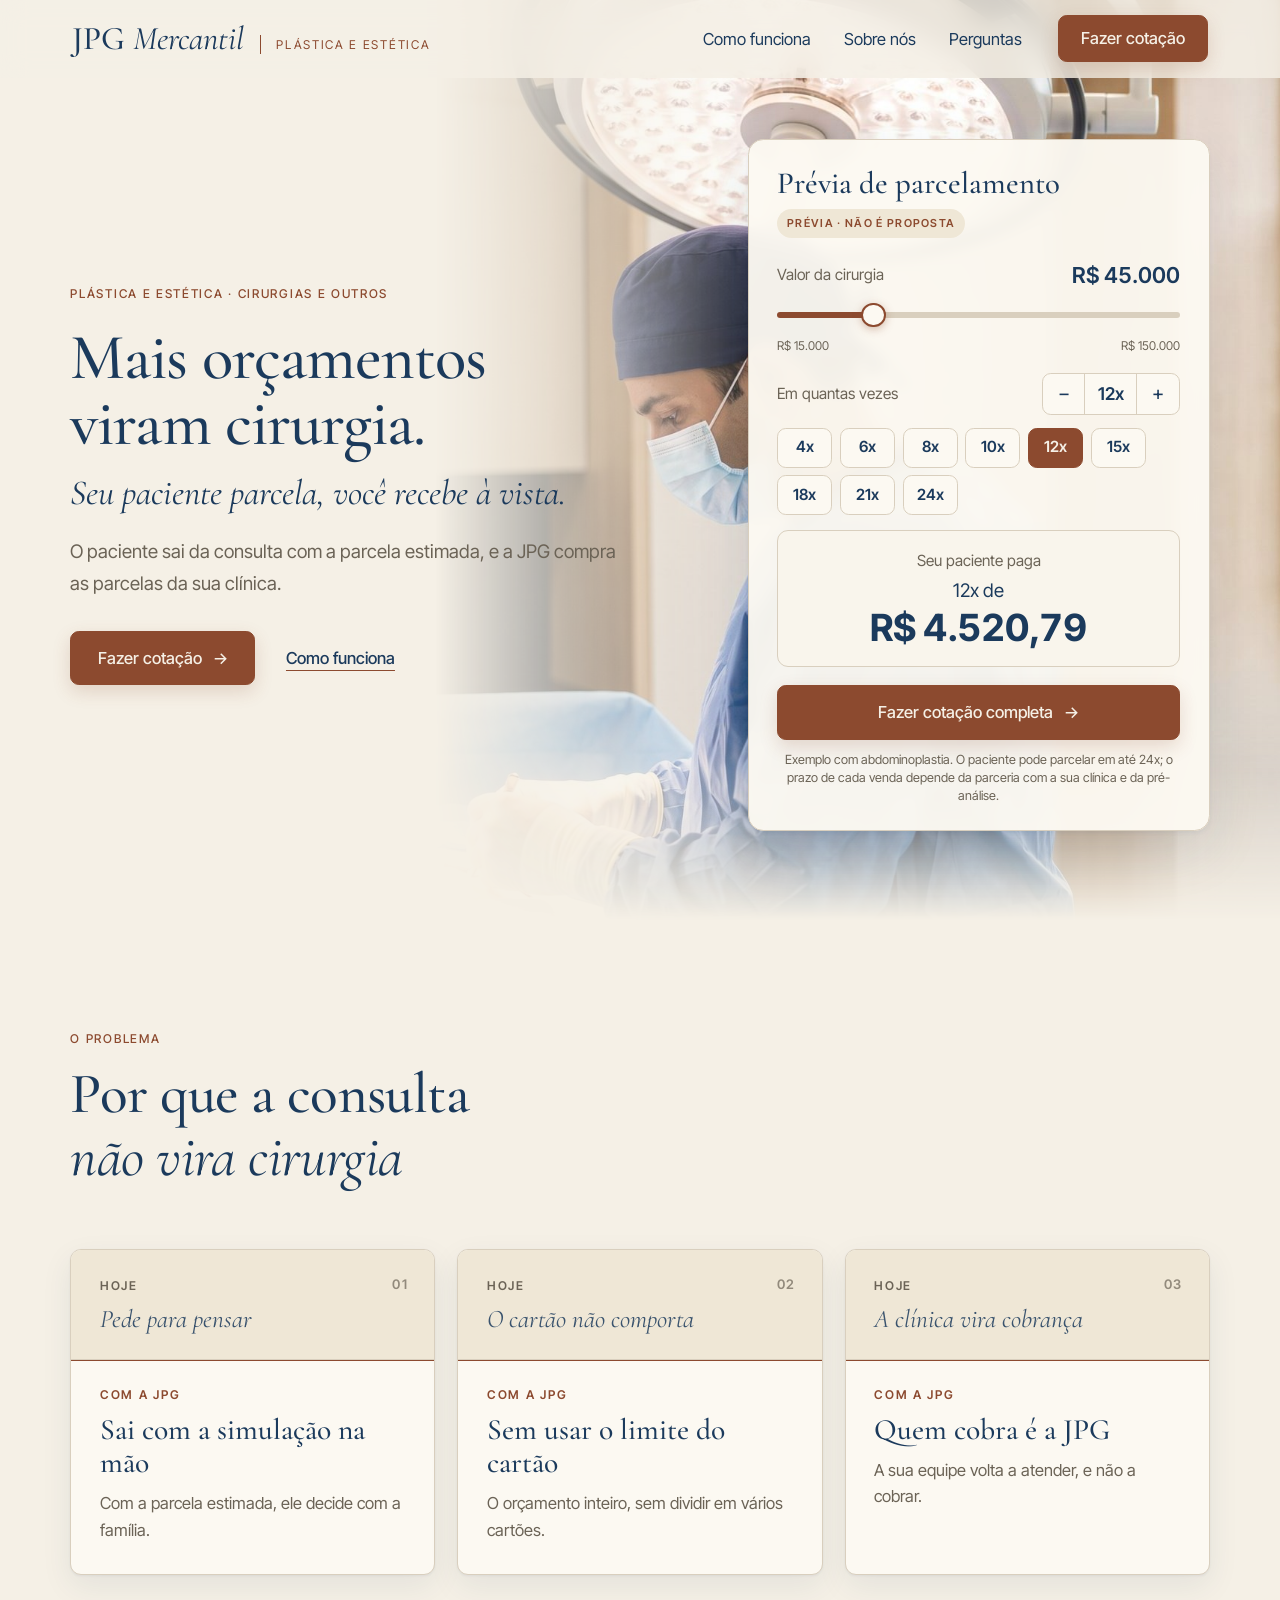
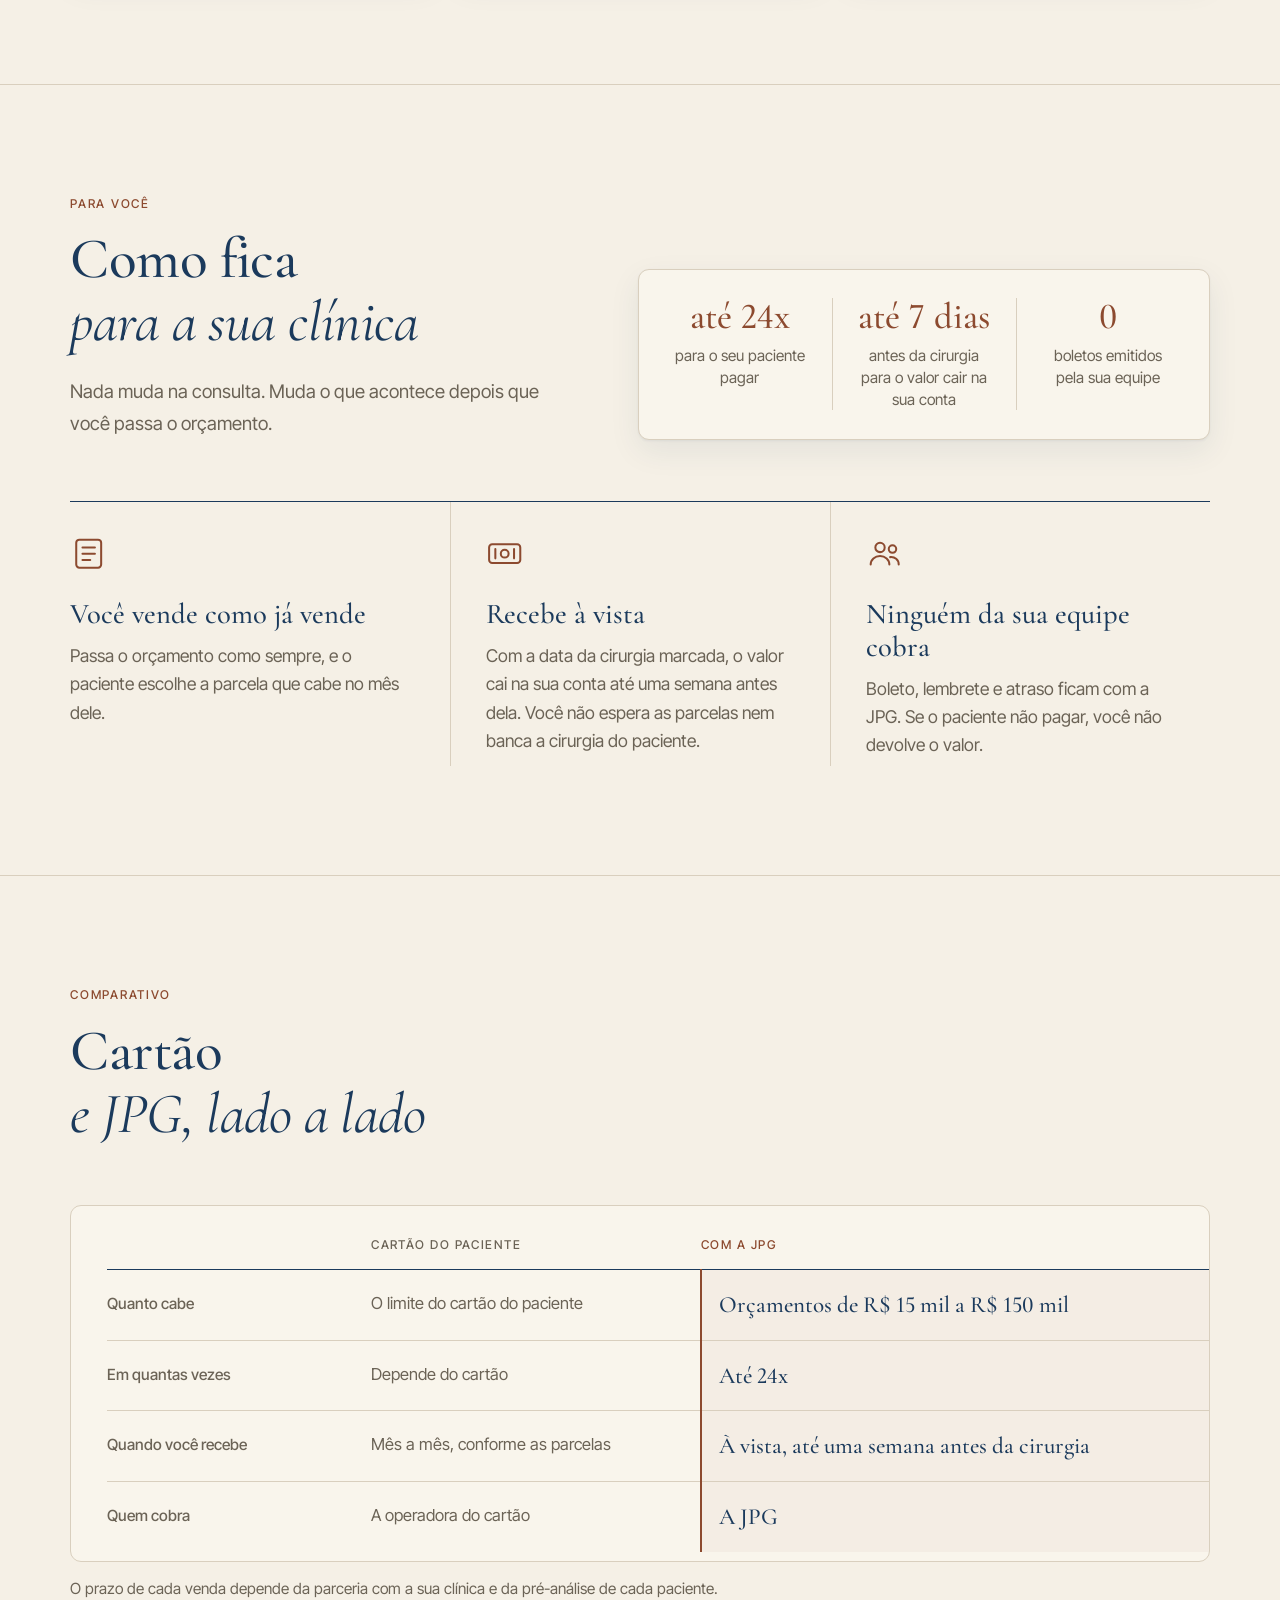
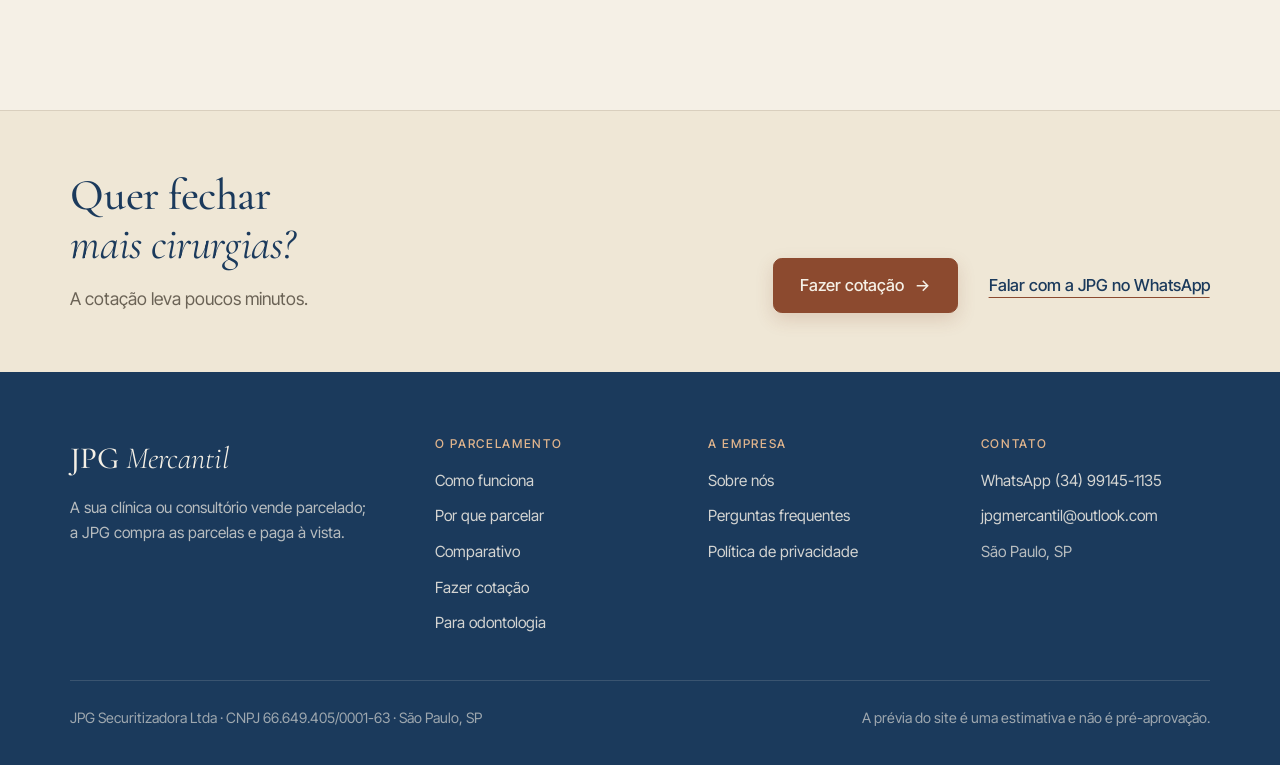
<file: medicos.html>
<!DOCTYPE html><html lang="pt-BR"> <head><meta name="robots" content="noindex, nofollow"><meta charset="utf-8"><meta name="viewport" content="width=device-width, initial-scale=1"><title>JPG Mercantil para plástica e estética · Mais orçamentos viram cirurgia</title><meta name="description" content="A sua clínica vende a cirurgia parcelada e a JPG compra as parcelas. Mais orçamentos viram cirurgia, e você recebe à vista."><!-- Monograma JPG do Brand Sheet (Visual/Logos/Flavicos (indigo).png). --><link rel="icon" type="image/png" href="favicon.png"><link rel="apple-touch-icon" href="apple-touch-icon.png"><link rel="preconnect" href="https://fonts.googleapis.com"><link rel="preconnect" href="https://fonts.gstatic.com" crossorigin><!-- Só os pesos usados: Cormorant 400/500/600 e 300 itálico; Inter Tight 400/500/600. --><link rel="stylesheet" href="https://fonts.googleapis.com/css2?family=Cormorant+Garamond:ital,wght@0,400;0,500;0,600;1,300&family=Inter+Tight:wght@400;500;600&display=swap"><script>document.documentElement.classList.add('js');</script><link rel="stylesheet" href="assets/dentistas.DGocWXpp.css">
<link rel="stylesheet" href="assets/dentistas.C5u8ZIue.css">
<link rel="stylesheet" href="assets/dentistas.DsExLvgW.css">
<style>.lede[data-astro-cid-huc2lya7]{margin-top:20px}
.fechamento[data-astro-cid-zotfx2v4]{background:var(--papel-2);border-top:1px solid var(--borda);padding:clamp(40px,6vh,64px) clamp(20px,5vw,64px)}.fechamento-wrap[data-astro-cid-zotfx2v4]{display:flex;flex-wrap:wrap;align-items:flex-end;justify-content:space-between;gap:28px 48px}.titulo[data-astro-cid-zotfx2v4]{font-size:clamp(28px,3.2vw,40px);line-height:1.12}p[data-astro-cid-zotfx2v4]{margin-top:14px;color:var(--slate);max-width:52ch}.fechamento-acoes[data-astro-cid-zotfx2v4]{display:flex;flex-wrap:wrap;align-items:center;gap:16px 28px}
</style></head> <body>  <header class="nav" id="nav" data-publico="medicos" data-astro-cid-5blmo7yk> <div class="nav-wrap" data-astro-cid-5blmo7yk> <div class="nav-marca" data-astro-cid-5blmo7yk> <a href="index.html" class="nav-logo" aria-label="JPG Mercantil, início" data-astro-cid-5blmo7yk>JPG <em data-astro-cid-5blmo7yk>Mercantil</em></a> <span class="nav-area" data-astro-cid-5blmo7yk>Plástica e estética</span> </div> <nav aria-label="Principal" id="nav-menu" data-astro-cid-5blmo7yk> <ul class="nav-links" data-astro-cid-5blmo7yk> <li data-astro-cid-5blmo7yk><a href="index.html#como-funciona" data-astro-cid-5blmo7yk>Como funciona</a></li><li data-astro-cid-5blmo7yk><a href="sobre.html" data-astro-cid-5blmo7yk>Sobre nós</a></li><li data-astro-cid-5blmo7yk><a href="perguntas.html" data-astro-cid-5blmo7yk>Perguntas</a></li> </ul> </nav> <a href="simulador.html" class="btn nav-cta" data-astro-cid-5blmo7yk>Fazer cotação</a> <button type="button" class="nav-botao" id="nav-botao" aria-expanded="false" aria-controls="nav-menu" data-astro-cid-5blmo7yk> <span class="sr" data-astro-cid-5blmo7yk>Abrir menu</span> <span class="traco" aria-hidden="true" data-astro-cid-5blmo7yk></span> </button> </div> </header> <!-- Antes de qualquer cotação fora da landing de um público: médico ou dentista? --> <dialog class="escolha-area" id="escolha-area" aria-labelledby="escolha-area-titulo" data-astro-cid-5blmo7yk> <div class="escolha-area-corpo" data-astro-cid-5blmo7yk> <div class="escolha-area-topo" data-astro-cid-5blmo7yk> <div data-astro-cid-5blmo7yk> <p class="escolha-area-eyebrow" data-astro-cid-5blmo7yk>Fazer uma cotação</p> <h2 class="escolha-area-titulo" id="escolha-area-titulo" data-astro-cid-5blmo7yk>Você é <em data-astro-cid-5blmo7yk>médico</em> ou <em data-astro-cid-5blmo7yk>dentista?</em></h2> </div> <button type="button" class="escolha-area-fechar" data-fechar-escolha aria-label="Fechar" data-astro-cid-5blmo7yk>&times;</button> </div> <div class="escolha-area-opcoes" data-astro-cid-5blmo7yk> <a href="simulador.html" class="escolha-area-opcao" data-astro-cid-5blmo7yk> <img src="img/v10/porta-estetica.jpg" alt="" width="640" height="427" loading="lazy" data-astro-cid-5blmo7yk> <span class="escolha-area-rotulo" data-astro-cid-5blmo7yk>Plástica e estética <span class="escolha-area-seta" aria-hidden="true" data-astro-cid-5blmo7yk>&#8594;</span></span> <span class="escolha-area-texto" data-astro-cid-5blmo7yk>Cirurgias, dermatologia e outros. Cadastro com CRM.</span> </a> <a href="simulador-dentistas.html" class="escolha-area-opcao" data-astro-cid-5blmo7yk> <img src="img/v10/porta-odonto.jpg" alt="" width="640" height="427" loading="lazy" data-astro-cid-5blmo7yk> <span class="escolha-area-rotulo" data-astro-cid-5blmo7yk>Odontologia <span class="escolha-area-seta" aria-hidden="true" data-astro-cid-5blmo7yk>&#8594;</span></span> <span class="escolha-area-texto" data-astro-cid-5blmo7yk>Implantes, protocolos, lentes e outros. Cadastro com CRO.</span> </a> </div> </div> </dialog> <script type="module">const d="jpg.publico.v1",l=document.getElementById("nav")?.dataset.publico;try{l&&localStorage.setItem(d,l);const e=l?null:localStorage.getItem(d);if(e==="medicos"||e==="dentistas"){const t=e==="medicos"?"waMedicos":"waDentistas";document.querySelectorAll("a[data-wa-medicos]").forEach(n=>{n.dataset[t]&&(n.href=n.dataset[t])})}}catch{}const o=document.getElementById("nav"),i=()=>o?.classList.toggle("rolado",window.scrollY>24);i();window.addEventListener("scroll",i,{passive:!0});const s=document.getElementById("nav-botao"),r=s?.querySelector(".sr"),c=e=>{o?.classList.toggle("aberto",e),s?.setAttribute("aria-expanded",String(e)),r&&(r.textContent=e?"Fechar menu":"Abrir menu")};s?.addEventListener("click",()=>c(!o?.classList.contains("aberto")));o?.querySelectorAll(".nav-links a").forEach(e=>e.addEventListener("click",()=>c(!1)));document.addEventListener("keydown",e=>{e.key==="Escape"&&o?.classList.contains("aberto")&&(c(!1),s?.focus())});const a=document.getElementById("escolha-area");document.addEventListener("click",e=>{!a||!e.target.closest("[data-escolher-area]")||(c(!1),a.showModal())});a?.addEventListener("click",e=>{const t=e.target;(t===a||t.closest("[data-fechar-escolha]"))&&a.close()});</script>  <main data-astro-cid-wa6wv4kj> <section class="hero" id="inicio" data-astro-cid-bbe6dxrz> <div class="hero-foto" aria-hidden="true" data-astro-cid-bbe6dxrz> <img src="img/v10/hero-estetica-espelhada.jpg" alt="" width="2200" height="1238" style="object-position: 0% center" fetchpriority="high" decoding="async" data-astro-cid-bbe6dxrz> </div> <div class="wrap hero-grid" data-astro-cid-bbe6dxrz> <div class="hero-texto" data-astro-cid-bbe6dxrz> <p class="eyebrow reveal" data-astro-cid-bbe6dxrz>Plástica e estética · cirurgias e outros</p> <h1 class="hero-titulo reveal rd1" data-astro-cid-bbe6dxrz>Mais orçamentos viram cirurgia.</h1> <p class="hero-destaque reveal rd2" data-astro-cid-bbe6dxrz>Seu paciente parcela, você recebe à vista.</p> <p class="lede hero-lede reveal rd3" data-astro-cid-bbe6dxrz>O paciente sai da consulta com a parcela estimada, e a JPG compra as parcelas da sua clínica.</p> <div class="hero-acoes reveal rd4" data-astro-cid-bbe6dxrz> <a href="simulador.html" class="btn" data-astro-cid-bbe6dxrz>Fazer cotação<span class="seta" aria-hidden="true" data-astro-cid-bbe6dxrz>&#8594;</span></a> <a href="index.html#como-funciona" class="link" data-astro-cid-bbe6dxrz>Como funciona</a> </div> </div> <div class="hero-previa reveal rd2" data-astro-cid-bbe6dxrz> <div class="previa" data-previa="medicos"> <div class="previa-topo"> <h2 class="previa-titulo">Prévia de parcelamento</h2> <span class="previa-selo">Prévia · não é proposta</span> </div> <div class="previa-linha"> <label for="previa-valor-medicos" class="previa-rotulo">Valor da cirurgia</label> <output class="previa-valor" for="previa-valor-medicos" data-valor>R$ 45.000</output> </div> <input id="previa-valor-medicos" class="previa-range" type="range" min="15000" max="150000" step="1000" value="45000" aria-describedby="previa-nota-medicos"> <div class="previa-escala" aria-hidden="true"><span>R$ 15.000</span><span>R$ 150.000</span></div> <div class="previa-linha"> <span class="previa-rotulo" id="previa-vezes-medicos">Em quantas vezes</span> <div class="previa-passo" role="group" aria-labelledby="previa-vezes-medicos"> <button type="button" data-menos aria-label="Menos parcelas">−</button> <output data-vezes>12x</output> <button type="button" data-mais aria-label="Mais parcelas">+</button> </div> </div> <div class="previa-prazos" role="group" aria-label="Prazos"> <button type="button" class="previa-prazo" data-prazo="4" aria-pressed="false"> 4x
</button><button type="button" class="previa-prazo" data-prazo="6" aria-pressed="false"> 6x
</button><button type="button" class="previa-prazo" data-prazo="8" aria-pressed="false"> 8x
</button><button type="button" class="previa-prazo" data-prazo="10" aria-pressed="false"> 10x
</button><button type="button" class="previa-prazo" data-prazo="12" aria-pressed="false"> 12x
</button><button type="button" class="previa-prazo" data-prazo="15" aria-pressed="false"> 15x
</button><button type="button" class="previa-prazo" data-prazo="18" aria-pressed="false"> 18x
</button><button type="button" class="previa-prazo" data-prazo="21" aria-pressed="false"> 21x
</button><button type="button" class="previa-prazo" data-prazo="24" aria-pressed="false"> 24x
</button> </div> <div class="previa-resultado" aria-live="polite"> <p class="previa-paga">Seu paciente paga</p> <p class="previa-parcela"><span data-n>12x</span> de <strong data-parcela>—</strong></p> <p class="previa-analise" data-analise hidden>Neste valor, a condição é montada caso a caso pela nossa equipe.</p> </div> <a href="simulador.html" class="btn previa-botao">Fazer cotação completa<span class="seta" aria-hidden="true">&#8594;</span></a> <p class="previa-nota" id="previa-nota-medicos">Exemplo com abdominoplastia. O paciente pode parcelar em até 24x; o prazo de cada venda depende da parceria com a sua clínica e da pré-análise.</p> </div> <script type="module" src="assets/Previa.astro_astro_type_script_index_0_lang.B828G59q.js"></script> </div> </div> </section>  <section class="sec" id="por-que" data-astro-cid-aob3xwpa> <div class="wrap" data-astro-cid-aob3xwpa> <div class="topo" data-astro-cid-aob3xwpa> <div class="reveal" data-astro-cid-huc2lya7> <p class="eyebrow" data-astro-cid-huc2lya7>O problema</p> <h2 class="titulo" data-astro-cid-huc2lya7="true">Por que a consulta<br data-astro-cid-huc2lya7><em data-astro-cid-huc2lya7>não vira cirurgia</em></h2>  </div>  </div> <ol class="pares" data-astro-cid-aob3xwpa> <li class="par reveal rd1" data-astro-cid-aob3xwpa> <div class="par-hoje" data-astro-cid-aob3xwpa> <span class="par-n" data-astro-cid-aob3xwpa>01</span> <p class="par-rotulo" data-astro-cid-aob3xwpa>Hoje</p> <p class="par-problema" data-astro-cid-aob3xwpa>Pede para pensar</p> </div> <div class="par-jpg" data-astro-cid-aob3xwpa> <p class="par-rotulo par-rotulo-jpg" data-astro-cid-aob3xwpa>Com a JPG</p> <p class="par-solucao" data-astro-cid-aob3xwpa>Sai com a simulação na mão</p> <p class="par-texto" data-astro-cid-aob3xwpa>Com a parcela estimada, ele decide com a família.</p> </div> </li><li class="par reveal rd2" data-astro-cid-aob3xwpa> <div class="par-hoje" data-astro-cid-aob3xwpa> <span class="par-n" data-astro-cid-aob3xwpa>02</span> <p class="par-rotulo" data-astro-cid-aob3xwpa>Hoje</p> <p class="par-problema" data-astro-cid-aob3xwpa>O cartão não comporta</p> </div> <div class="par-jpg" data-astro-cid-aob3xwpa> <p class="par-rotulo par-rotulo-jpg" data-astro-cid-aob3xwpa>Com a JPG</p> <p class="par-solucao" data-astro-cid-aob3xwpa>Sem usar o limite do cartão</p> <p class="par-texto" data-astro-cid-aob3xwpa>O orçamento inteiro, sem dividir em vários cartões.</p> </div> </li><li class="par reveal rd3" data-astro-cid-aob3xwpa> <div class="par-hoje" data-astro-cid-aob3xwpa> <span class="par-n" data-astro-cid-aob3xwpa>03</span> <p class="par-rotulo" data-astro-cid-aob3xwpa>Hoje</p> <p class="par-problema" data-astro-cid-aob3xwpa>A clínica vira cobrança</p> </div> <div class="par-jpg" data-astro-cid-aob3xwpa> <p class="par-rotulo par-rotulo-jpg" data-astro-cid-aob3xwpa>Com a JPG</p> <p class="par-solucao" data-astro-cid-aob3xwpa>Quem cobra é a JPG</p> <p class="par-texto" data-astro-cid-aob3xwpa>A sua equipe volta a atender, e não a cobrar.</p> </div> </li> </ol> </div> </section>  <section class="sec" id="como-fica" data-astro-cid-c5gawl66> <div class="wrap" data-astro-cid-c5gawl66> <div class="fica-topo" data-astro-cid-c5gawl66> <div class="reveal" data-astro-cid-huc2lya7> <p class="eyebrow" data-astro-cid-huc2lya7>Para você</p> <h2 class="titulo" data-astro-cid-huc2lya7="true">Como fica<br data-astro-cid-huc2lya7><em data-astro-cid-huc2lya7>para a sua clínica</em></h2> <p class="lede" data-astro-cid-huc2lya7>Nada muda na consulta. Muda o que acontece depois que você passa o orçamento.</p> </div>  <dl class="fica-numeros caixa reveal rd2" data-astro-cid-c5gawl66> <div data-astro-cid-c5gawl66> <dt data-astro-cid-c5gawl66>até 24x</dt> <dd data-astro-cid-c5gawl66>para o seu paciente pagar</dd> </div><div data-astro-cid-c5gawl66> <dt data-astro-cid-c5gawl66>até 7 dias</dt> <dd data-astro-cid-c5gawl66>antes da cirurgia para o valor cair na sua conta</dd> </div><div data-astro-cid-c5gawl66> <dt data-astro-cid-c5gawl66>0</dt> <dd data-astro-cid-c5gawl66>boletos emitidos pela sua equipe</dd> </div> </dl> </div> <ol class="fica-lista" data-astro-cid-c5gawl66> <li class="reveal rd1" data-astro-cid-c5gawl66> <span class="fica-marca" aria-hidden="true" data-astro-cid-c5gawl66> <svg viewBox="0 0 24 24" data-astro-cid-c5gawl66><rect x="4" y="3" width="16" height="18" rx="2"/><path d="M8 8h8M8 12h8M8 16h5"/></svg> </span> <h3 data-astro-cid-c5gawl66>Você vende como já vende</h3> <p data-astro-cid-c5gawl66>Passa o orçamento como sempre, e o paciente escolhe a parcela que cabe no mês dele.</p> </li><li class="reveal rd2" data-astro-cid-c5gawl66> <span class="fica-marca" aria-hidden="true" data-astro-cid-c5gawl66> <svg viewBox="0 0 24 24" data-astro-cid-c5gawl66><rect x="2" y="6" width="20" height="12" rx="2"/><circle cx="12" cy="12" r="2.5"/><path d="M6 9v6M18 9v6"/></svg> </span> <h3 data-astro-cid-c5gawl66>Recebe à vista</h3> <p data-astro-cid-c5gawl66>Com a data da cirurgia marcada, o valor cai na sua conta até uma semana antes dela. Você não espera as parcelas nem banca a cirurgia do paciente.</p> </li><li class="reveal rd3" data-astro-cid-c5gawl66> <span class="fica-marca" aria-hidden="true" data-astro-cid-c5gawl66> <svg viewBox="0 0 24 24" data-astro-cid-c5gawl66><circle cx="9" cy="8" r="3"/><circle cx="17" cy="9" r="2.4"/><path d="M3 19c0-3.3 2.7-5.5 6-5.5s6 2.2 6 5.5"/><path d="M15.5 14.2c2.9-.3 5.5 1.6 5.5 4.8"/></svg> </span> <h3 data-astro-cid-c5gawl66>Ninguém da sua equipe cobra</h3> <p data-astro-cid-c5gawl66>Boleto, lembrete e atraso ficam com a JPG. Se o paciente não pagar, você não devolve o valor.</p> </li> </ol> </div> </section>  <section class="sec" id="comparativo" data-astro-cid-sjh5edtt> <div class="wrap" data-astro-cid-sjh5edtt> <div class="topo" data-astro-cid-sjh5edtt> <div class="reveal" data-astro-cid-huc2lya7> <p class="eyebrow" data-astro-cid-huc2lya7>Comparativo</p> <h2 class="titulo" data-astro-cid-huc2lya7="true">Cartão<br data-astro-cid-huc2lya7><em data-astro-cid-huc2lya7>e JPG, lado a lado</em></h2>  </div>  </div> <div class="tabela caixa reveal rd1" data-astro-cid-sjh5edtt> <table data-astro-cid-sjh5edtt> <thead data-astro-cid-sjh5edtt> <tr data-astro-cid-sjh5edtt> <th scope="col" data-astro-cid-sjh5edtt><span class="sr" data-astro-cid-sjh5edtt>Critério</span></th> <th scope="col" data-astro-cid-sjh5edtt>Cartão do paciente</th> <th scope="col" class="jpg" data-astro-cid-sjh5edtt>Com a JPG</th> </tr> </thead> <tbody data-astro-cid-sjh5edtt> <tr data-astro-cid-sjh5edtt> <th scope="row" data-astro-cid-sjh5edtt>Quanto cabe</th> <td data-label="Cartão do paciente" data-astro-cid-sjh5edtt>O limite do cartão do paciente</td><td data-label="Com a JPG" class="jpg" data-astro-cid-sjh5edtt>Orçamentos de R$ 15 mil a R$ 150 mil</td> </tr><tr data-astro-cid-sjh5edtt> <th scope="row" data-astro-cid-sjh5edtt>Em quantas vezes</th> <td data-label="Cartão do paciente" data-astro-cid-sjh5edtt>Depende do cartão</td><td data-label="Com a JPG" class="jpg" data-astro-cid-sjh5edtt>Até 24x</td> </tr><tr data-astro-cid-sjh5edtt> <th scope="row" data-astro-cid-sjh5edtt>Quando você recebe</th> <td data-label="Cartão do paciente" data-astro-cid-sjh5edtt>Mês a mês, conforme as parcelas</td><td data-label="Com a JPG" class="jpg" data-astro-cid-sjh5edtt>À vista, até uma semana antes da cirurgia</td> </tr><tr data-astro-cid-sjh5edtt> <th scope="row" data-astro-cid-sjh5edtt>Quem cobra</th> <td data-label="Cartão do paciente" data-astro-cid-sjh5edtt>A operadora do cartão</td><td data-label="Com a JPG" class="jpg" data-astro-cid-sjh5edtt>A JPG</td> </tr> </tbody> </table> </div> <p class="tabela-nota reveal rd2" data-astro-cid-sjh5edtt>O prazo de cada venda depende da parceria com a sua clínica e da pré-análise de cada paciente.</p> </div> </section>  </main> <section class="fechamento" data-astro-cid-zotfx2v4> <div class="wrap fechamento-wrap reveal" data-astro-cid-zotfx2v4> <div data-astro-cid-zotfx2v4> <h2 class="titulo" data-astro-cid-zotfx2v4>Quer fechar<br data-astro-cid-zotfx2v4><em data-astro-cid-zotfx2v4>mais cirurgias?</em></h2> <p data-astro-cid-zotfx2v4>A cotação leva poucos minutos.</p> </div> <div class="fechamento-acoes" data-astro-cid-zotfx2v4> <!-- Antes da cotação, a pessoa escolhe se é médico ou dentista (janela no Navbar, V8-05). --> <a href="simulador.html" class="btn" data-astro-cid-zotfx2v4>Fazer cotação<span class="seta" aria-hidden="true" data-astro-cid-zotfx2v4>&#8594;</span></a> <a href="https://wa.me/5534991451135?text=Ol%C3%A1!%20Vim%20pelo%20site%20da%20JPG%20Mercantil%20e%20quero%20entender%20como%20funciona%20o%20parcelamento%20para%20os%20meus%20pacientes." data-wa-medicos="https://wa.me/5534991451135?text=Ol%C3%A1!%20Vim%20pelo%20site%20da%20JPG%20Mercantil.%20Sou%20m%C3%A9dico%20e%20quero%20entender%20como%20funciona%20o%20parcelamento%20para%20os%20meus%20pacientes." data-wa-dentistas="https://wa.me/5534991451135?text=Ol%C3%A1!%20Vim%20pelo%20site%20da%20JPG%20Mercantil.%20Sou%20dentista%20e%20quero%20entender%20como%20funciona%20o%20parcelamento%20para%20os%20meus%20pacientes." class="link" target="_blank" rel="noopener" data-astro-cid-zotfx2v4>Falar com a JPG no WhatsApp</a> </div> </div> </section>  <footer class="rodape" data-astro-cid-wamvvw7j> <div class="wrap" data-astro-cid-wamvvw7j> <div class="rodape-grade" data-astro-cid-wamvvw7j> <div class="rodape-marca" data-astro-cid-wamvvw7j> <a href="index.html" class="rodape-logo" data-astro-cid-wamvvw7j>JPG <em data-astro-cid-wamvvw7j>Mercantil</em></a> <p data-astro-cid-wamvvw7j>A sua clínica ou consultório vende parcelado; a JPG compra as parcelas e paga à vista.</p> </div> <nav aria-label="O parcelamento" data-astro-cid-wamvvw7j> <p class="rodape-titulo" data-astro-cid-wamvvw7j>O parcelamento</p> <ul data-astro-cid-wamvvw7j><li data-astro-cid-wamvvw7j><a href="index.html#como-funciona" data-astro-cid-wamvvw7j>Como funciona</a></li><li data-astro-cid-wamvvw7j><a href="medicos.html#por-que" data-astro-cid-wamvvw7j>Por que parcelar</a></li><li data-astro-cid-wamvvw7j><a href="medicos.html#comparativo" data-astro-cid-wamvvw7j>Comparativo</a></li><li data-astro-cid-wamvvw7j><a href="simulador.html" data-astro-cid-wamvvw7j>Fazer cotação</a></li><li data-astro-cid-wamvvw7j><a href="dentistas.html" data-astro-cid-wamvvw7j>Para odontologia</a></li></ul> </nav> <nav aria-label="A empresa" data-astro-cid-wamvvw7j> <p class="rodape-titulo" data-astro-cid-wamvvw7j>A empresa</p> <ul data-astro-cid-wamvvw7j><li data-astro-cid-wamvvw7j><a href="sobre.html" data-astro-cid-wamvvw7j>Sobre nós</a></li><li data-astro-cid-wamvvw7j><a href="perguntas.html" data-astro-cid-wamvvw7j>Perguntas frequentes</a></li><li data-astro-cid-wamvvw7j><a href="privacidade.html" data-astro-cid-wamvvw7j>Política de privacidade</a></li></ul> </nav> <div data-astro-cid-wamvvw7j> <p class="rodape-titulo" data-astro-cid-wamvvw7j>Contato</p> <ul data-astro-cid-wamvvw7j> <li data-astro-cid-wamvvw7j><a href="https://wa.me/5534991451135?text=Ol%C3%A1!%20Vim%20pelo%20site%20da%20JPG%20Mercantil.%20Sou%20m%C3%A9dico%20e%20quero%20entender%20como%20funciona%20o%20parcelamento%20para%20os%20meus%20pacientes." class="astro-wamvvw7j" target="_blank" rel="noopener" data-astro-cid-wamvvw7j>WhatsApp (34) 99145-1135</a></li> <li data-astro-cid-wamvvw7j><a href="mailto:jpgmercantil@outlook.com" data-astro-cid-wamvvw7j>jpgmercantil@outlook.com</a></li> <li data-astro-cid-wamvvw7j>São Paulo, SP</li> </ul> </div> </div> <div class="rodape-base" data-astro-cid-wamvvw7j> <p data-astro-cid-wamvvw7j>JPG Securitizadora Ltda · CNPJ 66.649.405/0001-63 · São Paulo, SP</p> <p data-astro-cid-wamvvw7j>A prévia do site é uma estimativa e não é pré-aprovação.</p> </div> </div> </footer>   <a href="simulador.html" class="btn cta-flutuante" id="cta-flutuante" data-astro-cid-wa6wv4kj>Fazer cotação<span class="seta" aria-hidden="true" data-astro-cid-wa6wv4kj>&#8594;</span></a>  <script type="module">const r=document.querySelectorAll(".reveal");if("IntersectionObserver"in window){const e=new IntersectionObserver(n=>{for(const t of n)t.isIntersecting&&(t.target.classList.add("in"),e.unobserve(t.target))},{rootMargin:"0px 0px -8% 0px"});r.forEach(n=>e.observe(n))}else r.forEach(e=>e.classList.add("in"));</script> </body> </html> <script type="module">const e=document.querySelector(".previa"),t=document.getElementById("cta-flutuante");e&&t&&"IntersectionObserver"in window&&new IntersectionObserver(([n])=>t.classList.toggle("escondido",n.isIntersecting)).observe(e);</script>
</file>
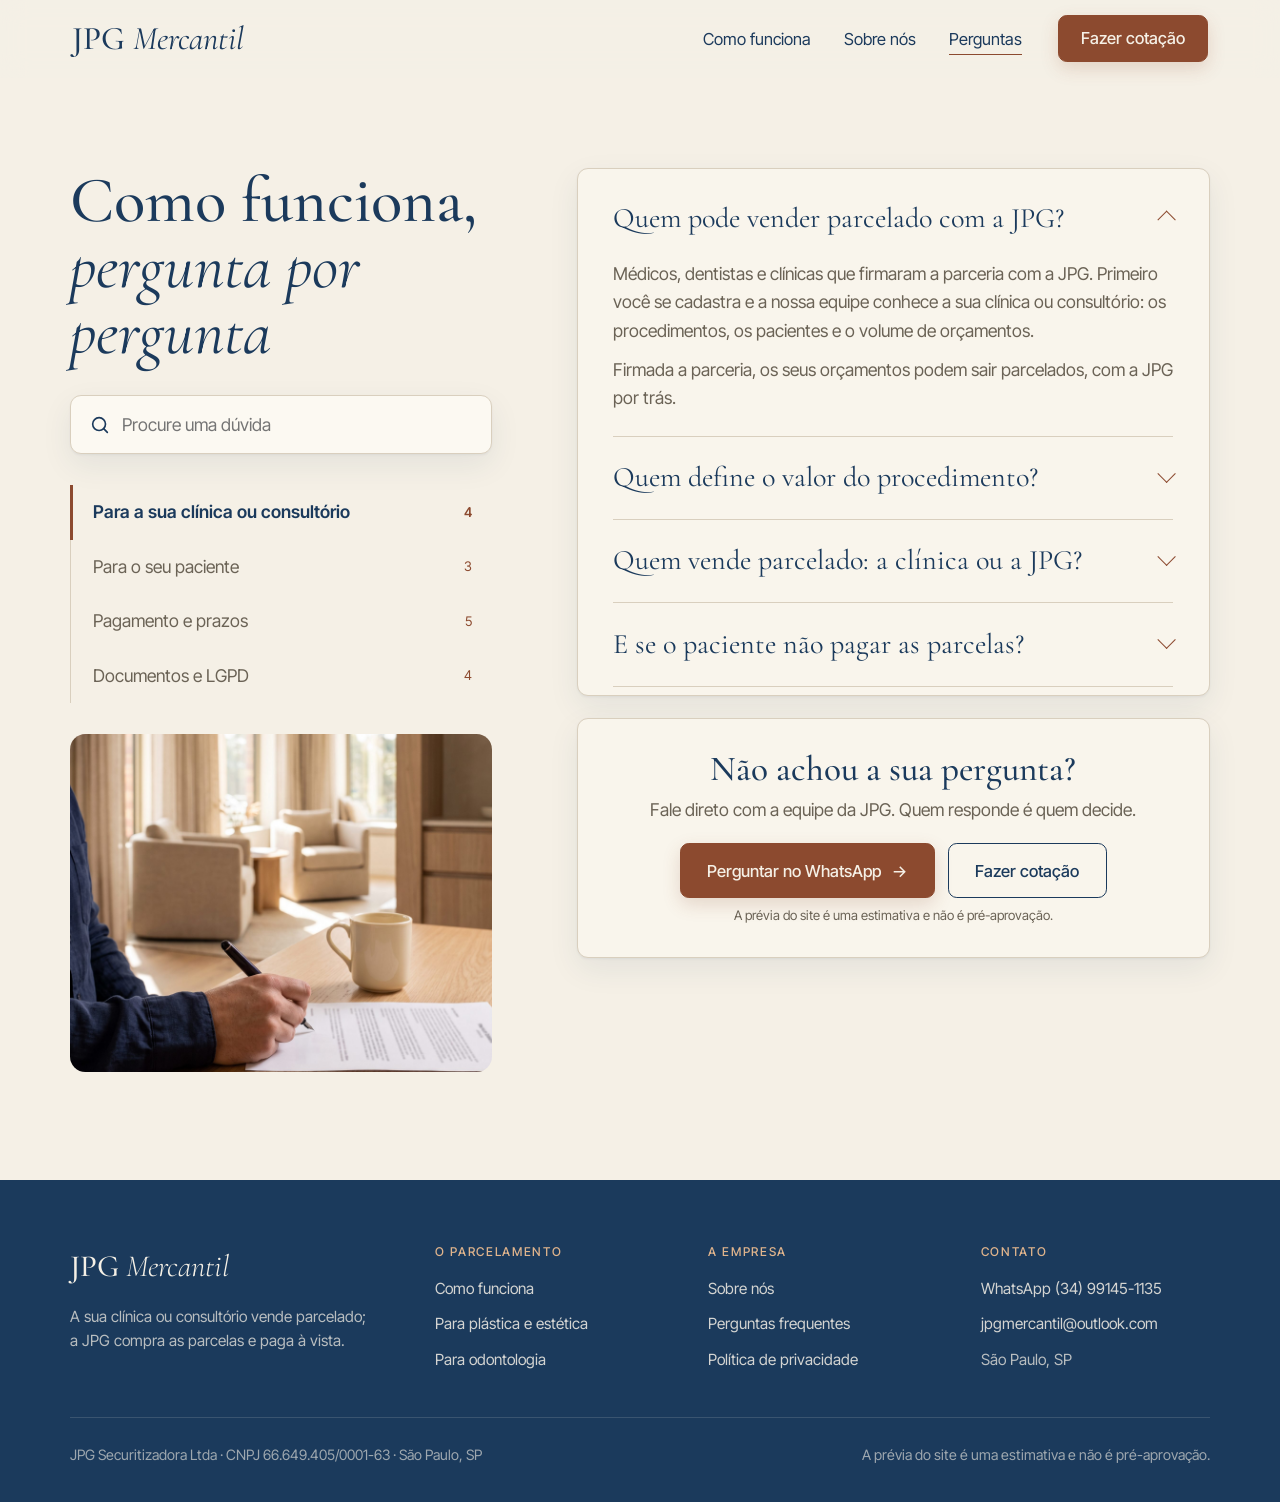
<file: perguntas.html>
<!DOCTYPE html><html lang="pt-BR"> <head><meta name="robots" content="noindex, nofollow"><meta charset="utf-8"><meta name="viewport" content="width=device-width, initial-scale=1"><title>Perguntas frequentes · JPG Mercantil</title><meta name="description" content="Como funciona o parcelamento da JPG Mercantil para a sua clínica ou consultório e para o seu paciente: pré-análise, prazos, pagamento e documentos."><!-- Monograma JPG do Brand Sheet (Visual/Logos/Flavicos (indigo).png). --><link rel="icon" type="image/png" href="favicon.png"><link rel="apple-touch-icon" href="apple-touch-icon.png"><link rel="preconnect" href="https://fonts.googleapis.com"><link rel="preconnect" href="https://fonts.gstatic.com" crossorigin><!-- Só os pesos usados: Cormorant 400/500/600 e 300 itálico; Inter Tight 400/500/600. --><link rel="stylesheet" href="https://fonts.googleapis.com/css2?family=Cormorant+Garamond:ital,wght@0,400;0,500;0,600;1,300&family=Inter+Tight:wght@400;500;600&display=swap"><script>document.documentElement.classList.add('js');</script><link rel="stylesheet" href="assets/dentistas.DGocWXpp.css">
<link rel="stylesheet" href="assets/dentistas.C5u8ZIue.css">
<link rel="stylesheet" href="assets/perguntas.MN2lOrMD.css"></head> <body>  <header class="nav" id="nav" data-astro-cid-5blmo7yk> <div class="nav-wrap" data-astro-cid-5blmo7yk> <div class="nav-marca" data-astro-cid-5blmo7yk> <a href="index.html" class="nav-logo" aria-label="JPG Mercantil, início" data-astro-cid-5blmo7yk>JPG <em data-astro-cid-5blmo7yk>Mercantil</em></a>  </div> <nav aria-label="Principal" id="nav-menu" data-astro-cid-5blmo7yk> <ul class="nav-links" data-astro-cid-5blmo7yk> <li data-astro-cid-5blmo7yk><a href="index.html#como-funciona" data-astro-cid-5blmo7yk>Como funciona</a></li><li data-astro-cid-5blmo7yk><a href="sobre.html" data-astro-cid-5blmo7yk>Sobre nós</a></li><li data-astro-cid-5blmo7yk><a href="perguntas.html" aria-current="page" data-astro-cid-5blmo7yk>Perguntas</a></li> </ul> </nav> <button type="button" class="btn nav-cta" data-escolher-area data-astro-cid-5blmo7yk>Fazer cotação</button> <button type="button" class="nav-botao" id="nav-botao" aria-expanded="false" aria-controls="nav-menu" data-astro-cid-5blmo7yk> <span class="sr" data-astro-cid-5blmo7yk>Abrir menu</span> <span class="traco" aria-hidden="true" data-astro-cid-5blmo7yk></span> </button> </div> </header> <!-- Antes de qualquer cotação fora da landing de um público: médico ou dentista? --> <dialog class="escolha-area" id="escolha-area" aria-labelledby="escolha-area-titulo" data-astro-cid-5blmo7yk> <div class="escolha-area-corpo" data-astro-cid-5blmo7yk> <div class="escolha-area-topo" data-astro-cid-5blmo7yk> <div data-astro-cid-5blmo7yk> <p class="escolha-area-eyebrow" data-astro-cid-5blmo7yk>Fazer uma cotação</p> <h2 class="escolha-area-titulo" id="escolha-area-titulo" data-astro-cid-5blmo7yk>Você é <em data-astro-cid-5blmo7yk>médico</em> ou <em data-astro-cid-5blmo7yk>dentista?</em></h2> </div> <button type="button" class="escolha-area-fechar" data-fechar-escolha aria-label="Fechar" data-astro-cid-5blmo7yk>&times;</button> </div> <div class="escolha-area-opcoes" data-astro-cid-5blmo7yk> <a href="simulador.html" class="escolha-area-opcao" data-astro-cid-5blmo7yk> <img src="img/v10/porta-estetica.jpg" alt="" width="640" height="427" loading="lazy" data-astro-cid-5blmo7yk> <span class="escolha-area-rotulo" data-astro-cid-5blmo7yk>Plástica e estética <span class="escolha-area-seta" aria-hidden="true" data-astro-cid-5blmo7yk>&#8594;</span></span> <span class="escolha-area-texto" data-astro-cid-5blmo7yk>Cirurgias, dermatologia e outros. Cadastro com CRM.</span> </a> <a href="simulador-dentistas.html" class="escolha-area-opcao" data-astro-cid-5blmo7yk> <img src="img/v10/porta-odonto.jpg" alt="" width="640" height="427" loading="lazy" data-astro-cid-5blmo7yk> <span class="escolha-area-rotulo" data-astro-cid-5blmo7yk>Odontologia <span class="escolha-area-seta" aria-hidden="true" data-astro-cid-5blmo7yk>&#8594;</span></span> <span class="escolha-area-texto" data-astro-cid-5blmo7yk>Implantes, protocolos, lentes e outros. Cadastro com CRO.</span> </a> </div> </div> </dialog> <script type="module">const d="jpg.publico.v1",l=document.getElementById("nav")?.dataset.publico;try{l&&localStorage.setItem(d,l);const e=l?null:localStorage.getItem(d);if(e==="medicos"||e==="dentistas"){const t=e==="medicos"?"waMedicos":"waDentistas";document.querySelectorAll("a[data-wa-medicos]").forEach(n=>{n.dataset[t]&&(n.href=n.dataset[t])})}}catch{}const o=document.getElementById("nav"),i=()=>o?.classList.toggle("rolado",window.scrollY>24);i();window.addEventListener("scroll",i,{passive:!0});const s=document.getElementById("nav-botao"),r=s?.querySelector(".sr"),c=e=>{o?.classList.toggle("aberto",e),s?.setAttribute("aria-expanded",String(e)),r&&(r.textContent=e?"Fechar menu":"Abrir menu")};s?.addEventListener("click",()=>c(!o?.classList.contains("aberto")));o?.querySelectorAll(".nav-links a").forEach(e=>e.addEventListener("click",()=>c(!1)));document.addEventListener("keydown",e=>{e.key==="Escape"&&o?.classList.contains("aberto")&&(c(!1),s?.focus())});const a=document.getElementById("escolha-area");document.addEventListener("click",e=>{!a||!e.target.closest("[data-escolher-area]")||(c(!1),a.showModal())});a?.addEventListener("click",e=>{const t=e.target;(t===a||t.closest("[data-fechar-escolha]"))&&a.close()});</script>  <main data-astro-cid-tvcwbuad> <section class="sec primeira" data-astro-cid-tvcwbuad> <div class="wrap faq" data-astro-cid-tvcwbuad> <aside class="faq-lado" data-astro-cid-tvcwbuad> <h1 class="faq-titulo reveal" data-astro-cid-tvcwbuad>Como funciona,<br data-astro-cid-tvcwbuad><em data-astro-cid-tvcwbuad>pergunta por pergunta</em></h1> <label class="faq-busca reveal rd1" data-astro-cid-tvcwbuad> <svg viewBox="0 0 24 24" aria-hidden="true" data-astro-cid-tvcwbuad><circle cx="11" cy="11" r="7" data-astro-cid-tvcwbuad></circle><path d="M20 20l-4-4" data-astro-cid-tvcwbuad></path></svg> <span class="sr" data-astro-cid-tvcwbuad>Procure uma dúvida</span> <input type="search" id="faq-busca" placeholder="Procure uma dúvida" autocomplete="off" data-astro-cid-tvcwbuad> </label> <nav class="faq-abas reveal rd2" aria-label="Categorias" role="tablist" data-astro-cid-tvcwbuad> <button type="button" role="tab" class="faq-aba" data-aba="clinica" aria-selected="true" data-astro-cid-tvcwbuad> Para a sua clínica ou consultório<span data-astro-cid-tvcwbuad>4</span> </button><button type="button" role="tab" class="faq-aba" data-aba="paciente" aria-selected="false" data-astro-cid-tvcwbuad> Para o seu paciente<span data-astro-cid-tvcwbuad>3</span> </button><button type="button" role="tab" class="faq-aba" data-aba="pagamento" aria-selected="false" data-astro-cid-tvcwbuad> Pagamento e prazos<span data-astro-cid-tvcwbuad>5</span> </button><button type="button" role="tab" class="faq-aba" data-aba="documentos" aria-selected="false" data-astro-cid-tvcwbuad> Documentos e LGPD<span data-astro-cid-tvcwbuad>4</span> </button> </nav> <img class="faq-foto reveal rd3" src="img/v10/perguntas-assinatura.jpg" alt="Mão assinando um documento com caneta tinteiro" width="1760" height="2200" loading="lazy" data-astro-cid-tvcwbuad> </aside> <div class="faq-corpo" data-astro-cid-tvcwbuad> <div class="faq-lista caixa" data-astro-cid-tvcwbuad> <details class="faq-item" data-grupo="clinica" open data-astro-cid-tvcwbuad> <summary data-astro-cid-tvcwbuad>Quem pode vender parcelado com a JPG?<span class="sinal" aria-hidden="true" data-astro-cid-tvcwbuad></span></summary> <div class="faq-resposta" data-astro-cid-tvcwbuad><p data-astro-cid-tvcwbuad>Médicos, dentistas e clínicas que firmaram a parceria com a JPG. Primeiro você se cadastra e a nossa equipe conhece a sua clínica ou consultório: os procedimentos, os pacientes e o volume de orçamentos.</p><p data-astro-cid-tvcwbuad>Firmada a parceria, os seus orçamentos podem sair parcelados, com a JPG por trás.</p></div> </details><details class="faq-item" data-grupo="clinica" data-astro-cid-tvcwbuad> <summary data-astro-cid-tvcwbuad>Quem define o valor do procedimento?<span class="sinal" aria-hidden="true" data-astro-cid-tvcwbuad></span></summary> <div class="faq-resposta" data-astro-cid-tvcwbuad><p data-astro-cid-tvcwbuad>Você. A JPG não define nem sugere o preço do tratamento ou da cirurgia. Você informa o orçamento, como passa ao paciente, e a JPG mostra como ele cabe em parcelas.</p></div> </details><details class="faq-item" data-grupo="clinica" data-astro-cid-tvcwbuad> <summary data-astro-cid-tvcwbuad>Quem vende parcelado: a clínica ou a JPG?<span class="sinal" aria-hidden="true" data-astro-cid-tvcwbuad></span></summary> <div class="faq-resposta" data-astro-cid-tvcwbuad><p data-astro-cid-tvcwbuad>A clínica. O parcelamento é um contrato entre a sua clínica e o paciente. A JPG compra essas parcelas e paga a você à vista.</p></div> </details><details class="faq-item" data-grupo="clinica" data-astro-cid-tvcwbuad> <summary data-astro-cid-tvcwbuad>E se o paciente não pagar as parcelas?<span class="sinal" aria-hidden="true" data-astro-cid-tvcwbuad></span></summary> <div class="faq-resposta" data-astro-cid-tvcwbuad><p data-astro-cid-tvcwbuad>Quem cobra é a JPG. Você não recebe cobrança, não devolve o valor e não precisa ligar para o paciente.</p><p data-astro-cid-tvcwbuad>A clínica só responde se houver problema no serviço prestado.</p></div> </details><details class="faq-item" data-grupo="paciente" hidden data-astro-cid-tvcwbuad> <summary data-astro-cid-tvcwbuad>Como funciona a pré-análise do paciente?<span class="sinal" aria-hidden="true" data-astro-cid-tvcwbuad></span></summary> <div class="faq-resposta" data-astro-cid-tvcwbuad><p data-astro-cid-tvcwbuad>O paciente autoriza a pré-análise e a clínica envia os documentos dele à JPG. A resposta é sim ou não.</p><p data-astro-cid-tvcwbuad>Com o sim, vem a carta de pré-aprovação, que vale 30 dias: nesse prazo, se o paciente fechar, a JPG compra as parcelas nas condições da carta.</p></div> </details><details class="faq-item" data-grupo="paciente" hidden data-astro-cid-tvcwbuad> <summary data-astro-cid-tvcwbuad>E se o paciente não for pré-aprovado?<span class="sinal" aria-hidden="true" data-astro-cid-tvcwbuad></span></summary> <div class="faq-resposta" data-astro-cid-tvcwbuad><p data-astro-cid-tvcwbuad>A resposta é não, e a clínica fica livre para vender de outra forma. Nada muda na parceria.</p></div> </details><details class="faq-item" data-grupo="paciente" hidden data-astro-cid-tvcwbuad> <summary data-astro-cid-tvcwbuad>O que o seu paciente assina?<span class="sinal" aria-hidden="true" data-astro-cid-tvcwbuad></span></summary> <div class="faq-resposta" data-astro-cid-tvcwbuad><p data-astro-cid-tvcwbuad>Duas coisas, sempre com a clínica: a autorização da pré-análise e, quando fecha, o contrato do procedimento a prazo, com o preço à vista, o preço parcelado e o total escritos.</p></div> </details><details class="faq-item" data-grupo="pagamento" hidden data-astro-cid-tvcwbuad> <summary data-astro-cid-tvcwbuad>Quando o dinheiro chega à clínica ou ao consultório?<span class="sinal" aria-hidden="true" data-astro-cid-tvcwbuad></span></summary> <div class="faq-resposta" data-astro-cid-tvcwbuad><p data-astro-cid-tvcwbuad>À vista, até uma semana antes da data marcada para a cirurgia ou o procedimento. Você assina o termo da operação e a JPG paga conforme essa data.</p><p data-astro-cid-tvcwbuad>O pagamento acompanha a data da cirurgia, e não o dia em que a venda foi fechada entre a clínica e o paciente.</p></div> </details><details class="faq-item" data-grupo="pagamento" hidden data-astro-cid-tvcwbuad> <summary data-astro-cid-tvcwbuad>Como o seu paciente paga as parcelas?<span class="sinal" aria-hidden="true" data-astro-cid-tvcwbuad></span></summary> <div class="faq-resposta" data-astro-cid-tvcwbuad><p data-astro-cid-tvcwbuad>O paciente é avisado de que passa a pagar à JPG e recebe o primeiro boleto. Todo mês chega o boleto da JPG, no valor combinado, e ele paga direto a ela.</p><p data-astro-cid-tvcwbuad>A clínica não emite boleto, não controla vencimento e não repassa nada.</p></div> </details><details class="faq-item" data-grupo="pagamento" hidden data-astro-cid-tvcwbuad> <summary data-astro-cid-tvcwbuad>Que orçamentos entram no parcelamento?<span class="sinal" aria-hidden="true" data-astro-cid-tvcwbuad></span></summary> <div class="faq-resposta" data-astro-cid-tvcwbuad><p data-astro-cid-tvcwbuad>Cirurgias: orçamentos de R$ 15 mil a R$ 150 mil por cirurgia, em até 24 parcelas, conforme a parceria com a sua clínica e a pré-análise do paciente.</p><p data-astro-cid-tvcwbuad>Tratamentos odontológicos: orçamentos de R$ 2 mil a R$ 150 mil por tratamento, em até 24 parcelas, conforme a parceria com o seu consultório e a pré-análise do paciente.</p><p data-astro-cid-tvcwbuad>Fora dessas faixas, a prévia não calcula e o caso vai para a nossa equipe. Isso não é recusa.</p></div> </details><details class="faq-item" data-grupo="pagamento" hidden data-astro-cid-tvcwbuad> <summary data-astro-cid-tvcwbuad>Em quantas vezes o paciente pode parcelar?<span class="sinal" aria-hidden="true" data-astro-cid-tvcwbuad></span></summary> <div class="faq-resposta" data-astro-cid-tvcwbuad><p data-astro-cid-tvcwbuad>Em até 24 vezes, em cirurgias e em tratamentos odontológicos. A prévia mostra todos os prazos possíveis; o de cada venda sai da parceria com a sua clínica e da pré-análise do paciente.</p></div> </details><details class="faq-item" data-grupo="pagamento" hidden data-astro-cid-tvcwbuad> <summary data-astro-cid-tvcwbuad>A parcela pode mudar?<span class="sinal" aria-hidden="true" data-astro-cid-tvcwbuad></span></summary> <div class="faq-resposta" data-astro-cid-tvcwbuad><p data-astro-cid-tvcwbuad>Não. O valor da parcela combinado no contrato é fixo do começo ao fim.</p></div> </details><details class="faq-item" data-grupo="documentos" hidden data-astro-cid-tvcwbuad> <summary data-astro-cid-tvcwbuad>Quantos documentos a clínica assina com a JPG?<span class="sinal" aria-hidden="true" data-astro-cid-tvcwbuad></span></summary> <div class="faq-resposta" data-astro-cid-tvcwbuad><p data-astro-cid-tvcwbuad>Dois. A parceria, uma vez só, no começo. E o termo de cada operação.</p></div> </details><details class="faq-item" data-grupo="documentos" hidden data-astro-cid-tvcwbuad> <summary data-astro-cid-tvcwbuad>O que a clínica precisa apresentar?<span class="sinal" aria-hidden="true" data-astro-cid-tvcwbuad></span></summary> <div class="faq-resposta" data-astro-cid-tvcwbuad><p data-astro-cid-tvcwbuad>Uma vez só, no início da parceria: o contrato social da clínica ou do consultório e as alterações, os documentos dos sócios e a situação fiscal da empresa.</p></div> </details><details class="faq-item" data-grupo="documentos" hidden data-astro-cid-tvcwbuad> <summary data-astro-cid-tvcwbuad>E os dados do paciente?<span class="sinal" aria-hidden="true" data-astro-cid-tvcwbuad></span></summary> <div class="faq-resposta" data-astro-cid-tvcwbuad><p data-astro-cid-tvcwbuad>O paciente autoriza antes de qualquer envio. A autorização diz para que os dados servem: consultar o cadastro dele e compartilhar os documentos com a JPG, só para a pré-análise. A clínica e a JPG seguem a LGPD.</p></div> </details><details class="faq-item" data-grupo="documentos" hidden data-astro-cid-tvcwbuad> <summary data-astro-cid-tvcwbuad>A prévia do site já é uma pré-aprovação?<span class="sinal" aria-hidden="true" data-astro-cid-tvcwbuad></span></summary> <div class="faq-resposta" data-astro-cid-tvcwbuad><p data-astro-cid-tvcwbuad>Não. A prévia mostra uma estimativa das parcelas. As condições reais só saem da pré-análise de cada paciente, depois da parceria com a sua clínica.</p></div> </details> <p class="faq-vazio" id="faq-vazio" hidden data-astro-cid-tvcwbuad>Nenhuma pergunta com esse texto. Pergunte direto à equipe no WhatsApp.</p> </div> <div class="faq-contato caixa reveal" data-astro-cid-tvcwbuad> <h2 data-astro-cid-tvcwbuad>Não achou a sua pergunta?</h2> <p data-astro-cid-tvcwbuad>Fale direto com a equipe da JPG. Quem responde é quem decide.</p> <div class="faq-botoes" data-astro-cid-tvcwbuad> <a class="btn" href="https://wa.me/5534991451135?text=Ol%C3%A1!%20Vim%20pelo%20site%20da%20JPG%20Mercantil%20e%20quero%20entender%20como%20funciona%20o%20parcelamento%20para%20os%20meus%20pacientes." target="_blank" rel="noopener" data-wa-medicos="https://wa.me/5534991451135?text=Ol%C3%A1!%20Vim%20pelo%20site%20da%20JPG%20Mercantil.%20Sou%20m%C3%A9dico%20e%20quero%20entender%20como%20funciona%20o%20parcelamento%20para%20os%20meus%20pacientes." data-wa-dentistas="https://wa.me/5534991451135?text=Ol%C3%A1!%20Vim%20pelo%20site%20da%20JPG%20Mercantil.%20Sou%20dentista%20e%20quero%20entender%20como%20funciona%20o%20parcelamento%20para%20os%20meus%20pacientes." data-astro-cid-tvcwbuad>Perguntar no WhatsApp<span class="seta" aria-hidden="true" data-astro-cid-tvcwbuad>&#8594;</span></a> <button type="button" class="btn btn-contorno" data-escolher-area data-astro-cid-tvcwbuad>Fazer cotação</button> </div> <p class="faq-nota" data-astro-cid-tvcwbuad>A prévia do site é uma estimativa e não é pré-aprovação.</p> </div> </div> </div> </section> </main> <footer class="rodape" data-astro-cid-wamvvw7j> <div class="wrap" data-astro-cid-wamvvw7j> <div class="rodape-grade" data-astro-cid-wamvvw7j> <div class="rodape-marca" data-astro-cid-wamvvw7j> <a href="index.html" class="rodape-logo" data-astro-cid-wamvvw7j>JPG <em data-astro-cid-wamvvw7j>Mercantil</em></a> <p data-astro-cid-wamvvw7j>A sua clínica ou consultório vende parcelado; a JPG compra as parcelas e paga à vista.</p> </div> <nav aria-label="O parcelamento" data-astro-cid-wamvvw7j> <p class="rodape-titulo" data-astro-cid-wamvvw7j>O parcelamento</p> <ul data-astro-cid-wamvvw7j><li data-astro-cid-wamvvw7j><a href="index.html#como-funciona" data-astro-cid-wamvvw7j>Como funciona</a></li><li data-astro-cid-wamvvw7j><a href="medicos.html" data-astro-cid-wamvvw7j>Para plástica e estética</a></li><li data-astro-cid-wamvvw7j><a href="dentistas.html" data-astro-cid-wamvvw7j>Para odontologia</a></li></ul> </nav> <nav aria-label="A empresa" data-astro-cid-wamvvw7j> <p class="rodape-titulo" data-astro-cid-wamvvw7j>A empresa</p> <ul data-astro-cid-wamvvw7j><li data-astro-cid-wamvvw7j><a href="sobre.html" data-astro-cid-wamvvw7j>Sobre nós</a></li><li data-astro-cid-wamvvw7j><a href="perguntas.html" data-astro-cid-wamvvw7j>Perguntas frequentes</a></li><li data-astro-cid-wamvvw7j><a href="privacidade.html" data-astro-cid-wamvvw7j>Política de privacidade</a></li></ul> </nav> <div data-astro-cid-wamvvw7j> <p class="rodape-titulo" data-astro-cid-wamvvw7j>Contato</p> <ul data-astro-cid-wamvvw7j> <li data-astro-cid-wamvvw7j><a href="https://wa.me/5534991451135?text=Ol%C3%A1!%20Vim%20pelo%20site%20da%20JPG%20Mercantil%20e%20quero%20entender%20como%20funciona%20o%20parcelamento%20para%20os%20meus%20pacientes." data-wa-medicos="https://wa.me/5534991451135?text=Ol%C3%A1!%20Vim%20pelo%20site%20da%20JPG%20Mercantil.%20Sou%20m%C3%A9dico%20e%20quero%20entender%20como%20funciona%20o%20parcelamento%20para%20os%20meus%20pacientes." data-wa-dentistas="https://wa.me/5534991451135?text=Ol%C3%A1!%20Vim%20pelo%20site%20da%20JPG%20Mercantil.%20Sou%20dentista%20e%20quero%20entender%20como%20funciona%20o%20parcelamento%20para%20os%20meus%20pacientes." class="astro-wamvvw7j" target="_blank" rel="noopener" data-astro-cid-wamvvw7j>WhatsApp (34) 99145-1135</a></li> <li data-astro-cid-wamvvw7j><a href="mailto:jpgmercantil@outlook.com" data-astro-cid-wamvvw7j>jpgmercantil@outlook.com</a></li> <li data-astro-cid-wamvvw7j>São Paulo, SP</li> </ul> </div> </div> <div class="rodape-base" data-astro-cid-wamvvw7j> <p data-astro-cid-wamvvw7j>JPG Securitizadora Ltda · CNPJ 66.649.405/0001-63 · São Paulo, SP</p> <p data-astro-cid-wamvvw7j>A prévia do site é uma estimativa e não é pré-aprovação.</p> </div> </div> </footer>   <script type="module">const r=document.querySelectorAll(".reveal");if("IntersectionObserver"in window){const e=new IntersectionObserver(n=>{for(const t of n)t.isIntersecting&&(t.target.classList.add("in"),e.unobserve(t.target))},{rootMargin:"0px 0px -8% 0px"});r.forEach(n=>e.observe(n))}else r.forEach(e=>e.classList.add("in"));</script> </body> </html> <script type="module">const n=[...document.querySelectorAll(".faq-item")],o=[...document.querySelectorAll(".faq-aba")],s=document.getElementById("faq-busca"),f=document.getElementById("faq-vazio");let c=o[0]?.dataset.aba;const d=e=>e.normalize("NFD").replace(/[̀-ͯ]/g,"").toLowerCase();function l(){const e=d(s.value.trim());let t=0;for(const a of n){const i=e?d(a.textContent??"").includes(e):a.dataset.grupo===c;a.hidden=!i,i&&t++}f.hidden=t>0,o.forEach(a=>a.setAttribute("aria-selected",String(!e&&a.dataset.aba===c)))}o.forEach(e=>e.addEventListener("click",()=>{c=e.dataset.aba,s.value="",l();const t=n.find(a=>!a.hidden);n.forEach(a=>a.open=a===t)}));s.addEventListener("input",l);n.forEach(e=>e.addEventListener("toggle",()=>{e.open&&n.forEach(t=>{t!==e&&(t.open=!1)})}));const r=location.hash.slice(1);o.some(e=>e.dataset.aba===r)&&o.find(e=>e.dataset.aba===r).click();</script>
</file>
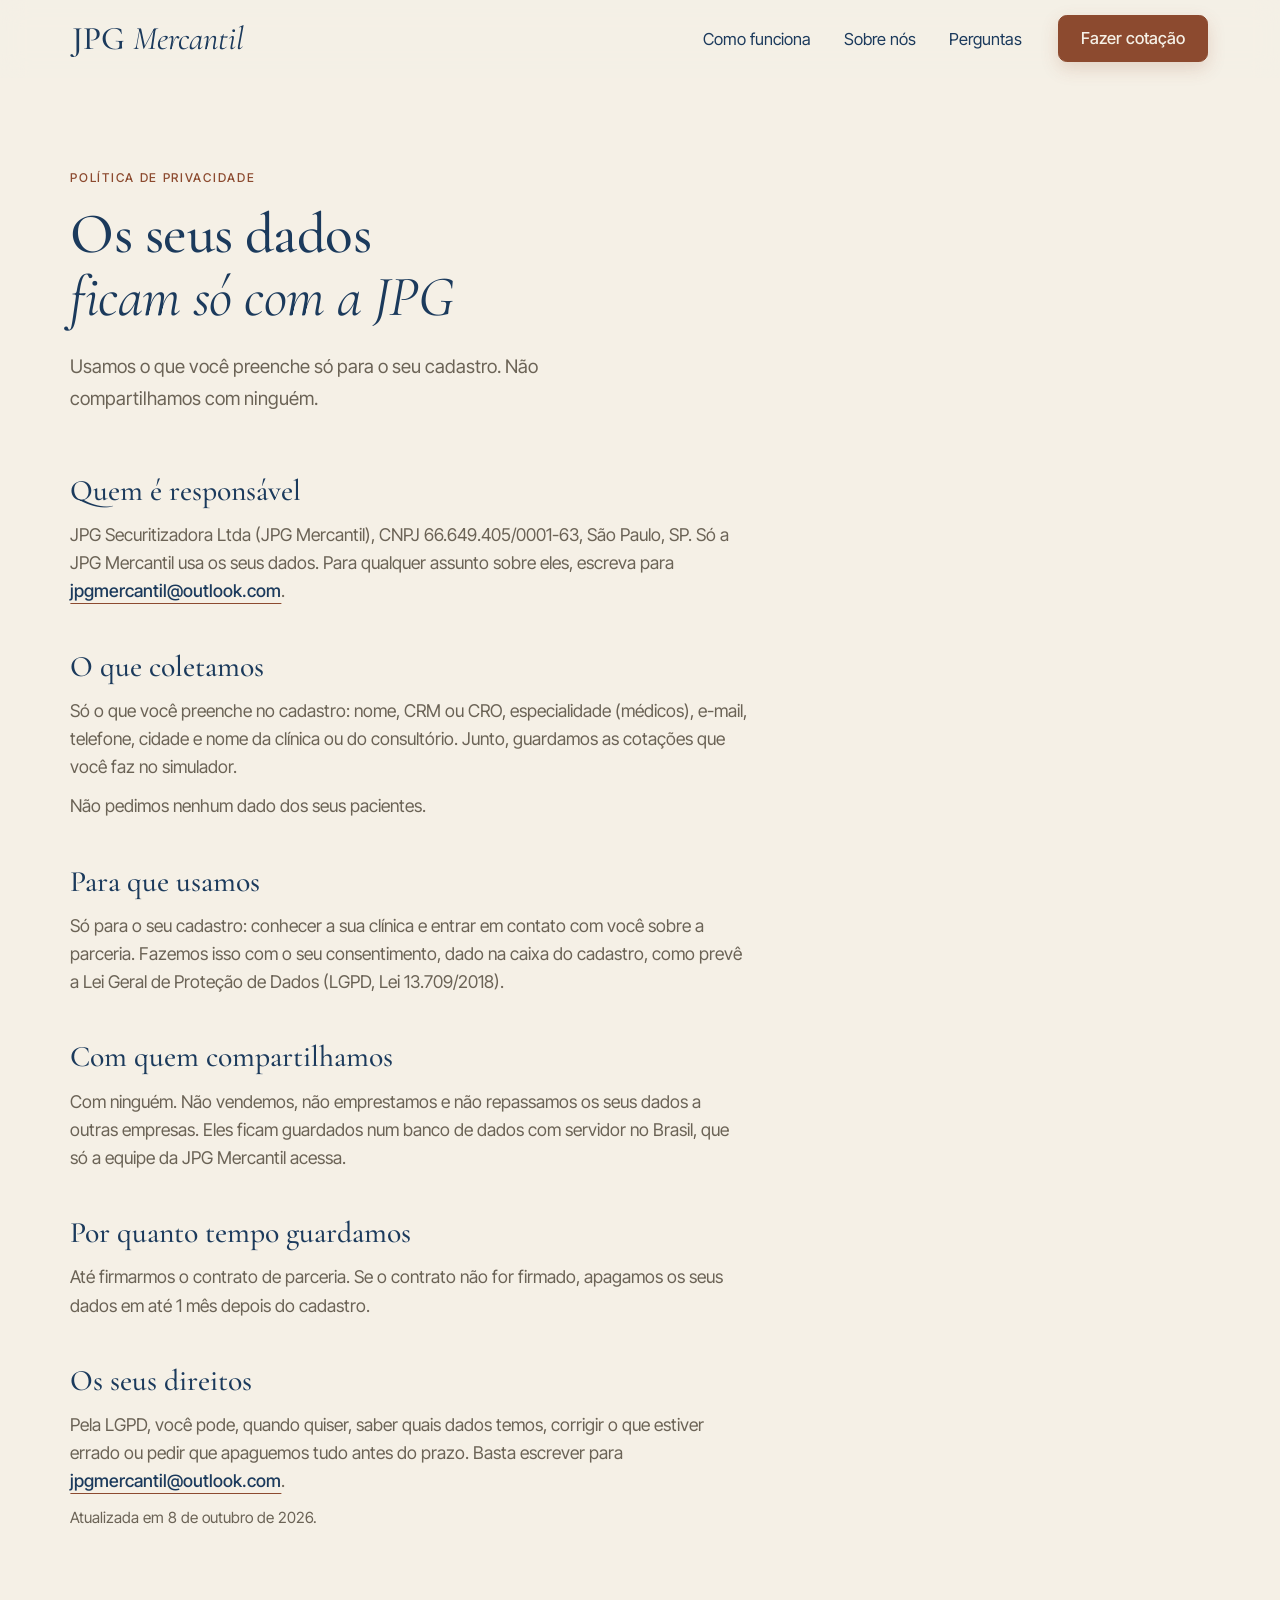
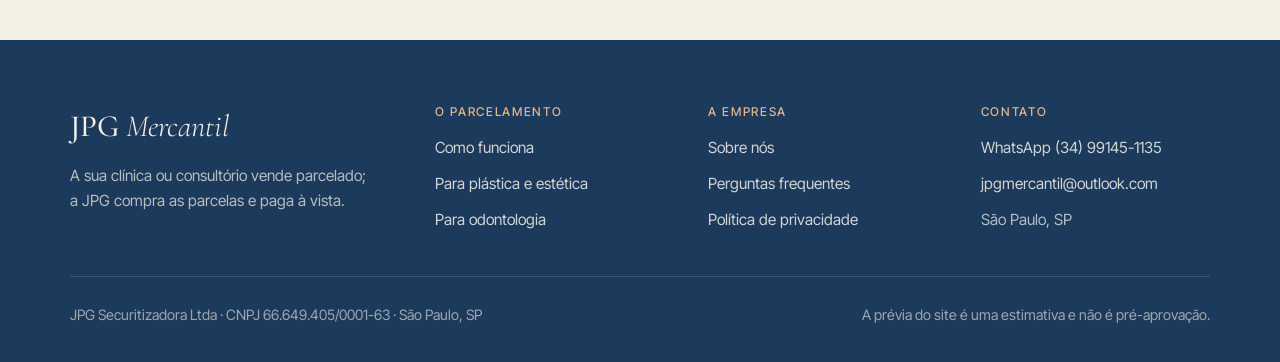
<file: privacidade.html>
<!DOCTYPE html><html lang="pt-BR"> <head><meta name="robots" content="noindex, nofollow"><meta charset="utf-8"><meta name="viewport" content="width=device-width, initial-scale=1"><title>Política de privacidade · JPG Mercantil</title><meta name="description" content="Os dados do cadastro ficam só com a JPG Mercantil, servem só para o cadastro e não são compartilhados com ninguém."><!-- Monograma JPG do Brand Sheet (Visual/Logos/Flavicos (indigo).png). --><link rel="icon" type="image/png" href="favicon.png"><link rel="apple-touch-icon" href="apple-touch-icon.png"><link rel="preconnect" href="https://fonts.googleapis.com"><link rel="preconnect" href="https://fonts.gstatic.com" crossorigin><!-- Só os pesos usados: Cormorant 400/500/600 e 300 itálico; Inter Tight 400/500/600. --><link rel="stylesheet" href="https://fonts.googleapis.com/css2?family=Cormorant+Garamond:ital,wght@0,400;0,500;0,600;1,300&family=Inter+Tight:wght@400;500;600&display=swap"><script>document.documentElement.classList.add('js');</script><link rel="stylesheet" href="assets/dentistas.DGocWXpp.css">
<link rel="stylesheet" href="assets/dentistas.C5u8ZIue.css">
<style>.lede[data-astro-cid-huc2lya7]{margin-top:20px}
.texto-legal[data-astro-cid-ztibjfmw]{max-width:68ch}.texto-legal[data-astro-cid-ztibjfmw] .sub[data-astro-cid-ztibjfmw]{font-size:clamp(22px,2.2vw,27px);margin:40px 0 12px}.texto-legal[data-astro-cid-ztibjfmw] .sub[data-astro-cid-ztibjfmw]:first-child{margin-top:0}.texto-legal[data-astro-cid-ztibjfmw] p[data-astro-cid-ztibjfmw]{color:var(--slate)}.texto-legal[data-astro-cid-ztibjfmw] p[data-astro-cid-ztibjfmw]+p[data-astro-cid-ztibjfmw]{margin-top:10px}.texto-legal[data-astro-cid-ztibjfmw] .link[data-astro-cid-ztibjfmw]{font-size:inherit}.texto-legal[data-astro-cid-ztibjfmw] .atualizada[data-astro-cid-ztibjfmw]{margin-top:32px;font-size:14px}
</style></head> <body>  <header class="nav" id="nav" data-astro-cid-5blmo7yk> <div class="nav-wrap" data-astro-cid-5blmo7yk> <div class="nav-marca" data-astro-cid-5blmo7yk> <a href="index.html" class="nav-logo" aria-label="JPG Mercantil, início" data-astro-cid-5blmo7yk>JPG <em data-astro-cid-5blmo7yk>Mercantil</em></a>  </div> <nav aria-label="Principal" id="nav-menu" data-astro-cid-5blmo7yk> <ul class="nav-links" data-astro-cid-5blmo7yk> <li data-astro-cid-5blmo7yk><a href="index.html#como-funciona" data-astro-cid-5blmo7yk>Como funciona</a></li><li data-astro-cid-5blmo7yk><a href="sobre.html" data-astro-cid-5blmo7yk>Sobre nós</a></li><li data-astro-cid-5blmo7yk><a href="perguntas.html" data-astro-cid-5blmo7yk>Perguntas</a></li> </ul> </nav> <button type="button" class="btn nav-cta" data-escolher-area data-astro-cid-5blmo7yk>Fazer cotação</button> <button type="button" class="nav-botao" id="nav-botao" aria-expanded="false" aria-controls="nav-menu" data-astro-cid-5blmo7yk> <span class="sr" data-astro-cid-5blmo7yk>Abrir menu</span> <span class="traco" aria-hidden="true" data-astro-cid-5blmo7yk></span> </button> </div> </header> <!-- Antes de qualquer cotação fora da landing de um público: médico ou dentista? --> <dialog class="escolha-area" id="escolha-area" aria-labelledby="escolha-area-titulo" data-astro-cid-5blmo7yk> <div class="escolha-area-corpo" data-astro-cid-5blmo7yk> <div class="escolha-area-topo" data-astro-cid-5blmo7yk> <div data-astro-cid-5blmo7yk> <p class="escolha-area-eyebrow" data-astro-cid-5blmo7yk>Fazer uma cotação</p> <h2 class="escolha-area-titulo" id="escolha-area-titulo" data-astro-cid-5blmo7yk>Você é <em data-astro-cid-5blmo7yk>médico</em> ou <em data-astro-cid-5blmo7yk>dentista?</em></h2> </div> <button type="button" class="escolha-area-fechar" data-fechar-escolha aria-label="Fechar" data-astro-cid-5blmo7yk>&times;</button> </div> <div class="escolha-area-opcoes" data-astro-cid-5blmo7yk> <a href="simulador.html" class="escolha-area-opcao" data-astro-cid-5blmo7yk> <img src="img/v10/porta-estetica.jpg" alt="" width="640" height="427" loading="lazy" data-astro-cid-5blmo7yk> <span class="escolha-area-rotulo" data-astro-cid-5blmo7yk>Plástica e estética <span class="escolha-area-seta" aria-hidden="true" data-astro-cid-5blmo7yk>&#8594;</span></span> <span class="escolha-area-texto" data-astro-cid-5blmo7yk>Cirurgias, dermatologia e outros. Cadastro com CRM.</span> </a> <a href="simulador-dentistas.html" class="escolha-area-opcao" data-astro-cid-5blmo7yk> <img src="img/v10/porta-odonto.jpg" alt="" width="640" height="427" loading="lazy" data-astro-cid-5blmo7yk> <span class="escolha-area-rotulo" data-astro-cid-5blmo7yk>Odontologia <span class="escolha-area-seta" aria-hidden="true" data-astro-cid-5blmo7yk>&#8594;</span></span> <span class="escolha-area-texto" data-astro-cid-5blmo7yk>Implantes, protocolos, lentes e outros. Cadastro com CRO.</span> </a> </div> </div> </dialog> <script type="module">const d="jpg.publico.v1",l=document.getElementById("nav")?.dataset.publico;try{l&&localStorage.setItem(d,l);const e=l?null:localStorage.getItem(d);if(e==="medicos"||e==="dentistas"){const t=e==="medicos"?"waMedicos":"waDentistas";document.querySelectorAll("a[data-wa-medicos]").forEach(n=>{n.dataset[t]&&(n.href=n.dataset[t])})}}catch{}const o=document.getElementById("nav"),i=()=>o?.classList.toggle("rolado",window.scrollY>24);i();window.addEventListener("scroll",i,{passive:!0});const s=document.getElementById("nav-botao"),r=s?.querySelector(".sr"),c=e=>{o?.classList.toggle("aberto",e),s?.setAttribute("aria-expanded",String(e)),r&&(r.textContent=e?"Fechar menu":"Abrir menu")};s?.addEventListener("click",()=>c(!o?.classList.contains("aberto")));o?.querySelectorAll(".nav-links a").forEach(e=>e.addEventListener("click",()=>c(!1)));document.addEventListener("keydown",e=>{e.key==="Escape"&&o?.classList.contains("aberto")&&(c(!1),s?.focus())});const a=document.getElementById("escolha-area");document.addEventListener("click",e=>{!a||!e.target.closest("[data-escolher-area]")||(c(!1),a.showModal())});a?.addEventListener("click",e=>{const t=e.target;(t===a||t.closest("[data-fechar-escolha]"))&&a.close()});</script>  <main data-astro-cid-ztibjfmw> <section class="sec primeira" data-astro-cid-ztibjfmw> <div class="wrap" data-astro-cid-ztibjfmw> <div class="topo" data-astro-cid-ztibjfmw> <div class="reveal" data-astro-cid-huc2lya7> <p class="eyebrow" data-astro-cid-huc2lya7>Política de privacidade</p> <h1 class="titulo" data-astro-cid-huc2lya7="true">Os seus dados<br data-astro-cid-huc2lya7><em data-astro-cid-huc2lya7>ficam só com a JPG</em></h1> <p class="lede" data-astro-cid-huc2lya7>Usamos o que você preenche só para o seu cadastro. Não compartilhamos com ninguém.</p> </div>  </div> <div class="texto-legal" data-astro-cid-ztibjfmw> <h2 class="sub" data-astro-cid-ztibjfmw>Quem é responsável</h2> <p data-astro-cid-ztibjfmw> JPG Securitizadora Ltda (JPG Mercantil), CNPJ 66.649.405/0001-63, São Paulo, SP. Só a JPG Mercantil usa os seus dados.
            Para qualquer assunto sobre eles, escreva para <a href="mailto:jpgmercantil@outlook.com" class="link" data-astro-cid-ztibjfmw>jpgmercantil@outlook.com</a>.
</p> <h2 class="sub" data-astro-cid-ztibjfmw>O que coletamos</h2> <p data-astro-cid-ztibjfmw>
Só o que você preenche no cadastro: nome, CRM ou CRO, especialidade (médicos), e-mail, telefone, cidade
            e nome da clínica ou do consultório. Junto, guardamos as cotações que você faz no simulador.
</p> <p data-astro-cid-ztibjfmw>Não pedimos nenhum dado dos seus pacientes.</p> <h2 class="sub" data-astro-cid-ztibjfmw>Para que usamos</h2> <p data-astro-cid-ztibjfmw>
Só para o seu cadastro: conhecer a sua clínica e entrar em contato com você sobre a parceria. Fazemos isso com
            o seu consentimento, dado na caixa do cadastro, como prevê a Lei Geral de Proteção de Dados (LGPD, Lei 13.709/2018).
</p> <h2 class="sub" data-astro-cid-ztibjfmw>Com quem compartilhamos</h2> <p data-astro-cid-ztibjfmw>
Com ninguém. Não vendemos, não emprestamos e não repassamos os seus dados a outras empresas. Eles ficam
            guardados num banco de dados com servidor no Brasil, que só a equipe da JPG Mercantil acessa.
</p> <h2 class="sub" data-astro-cid-ztibjfmw>Por quanto tempo guardamos</h2> <p data-astro-cid-ztibjfmw>
Até firmarmos o contrato de parceria. Se o contrato não for firmado, apagamos os seus dados em até 1 mês
            depois do cadastro.
</p> <h2 class="sub" data-astro-cid-ztibjfmw>Os seus direitos</h2> <p data-astro-cid-ztibjfmw>
Pela LGPD, você pode, quando quiser, saber quais dados temos, corrigir o que estiver errado ou pedir que
            apaguemos tudo antes do prazo. Basta escrever para <a href="mailto:jpgmercantil@outlook.com" class="link" data-astro-cid-ztibjfmw>jpgmercantil@outlook.com</a>.
</p> <p class="atualizada" data-astro-cid-ztibjfmw>Atualizada em 8 de outubro de 2026.</p> </div> </div> </section> </main> <footer class="rodape" data-astro-cid-wamvvw7j> <div class="wrap" data-astro-cid-wamvvw7j> <div class="rodape-grade" data-astro-cid-wamvvw7j> <div class="rodape-marca" data-astro-cid-wamvvw7j> <a href="index.html" class="rodape-logo" data-astro-cid-wamvvw7j>JPG <em data-astro-cid-wamvvw7j>Mercantil</em></a> <p data-astro-cid-wamvvw7j>A sua clínica ou consultório vende parcelado; a JPG compra as parcelas e paga à vista.</p> </div> <nav aria-label="O parcelamento" data-astro-cid-wamvvw7j> <p class="rodape-titulo" data-astro-cid-wamvvw7j>O parcelamento</p> <ul data-astro-cid-wamvvw7j><li data-astro-cid-wamvvw7j><a href="index.html#como-funciona" data-astro-cid-wamvvw7j>Como funciona</a></li><li data-astro-cid-wamvvw7j><a href="medicos.html" data-astro-cid-wamvvw7j>Para plástica e estética</a></li><li data-astro-cid-wamvvw7j><a href="dentistas.html" data-astro-cid-wamvvw7j>Para odontologia</a></li></ul> </nav> <nav aria-label="A empresa" data-astro-cid-wamvvw7j> <p class="rodape-titulo" data-astro-cid-wamvvw7j>A empresa</p> <ul data-astro-cid-wamvvw7j><li data-astro-cid-wamvvw7j><a href="sobre.html" data-astro-cid-wamvvw7j>Sobre nós</a></li><li data-astro-cid-wamvvw7j><a href="perguntas.html" data-astro-cid-wamvvw7j>Perguntas frequentes</a></li><li data-astro-cid-wamvvw7j><a href="privacidade.html" data-astro-cid-wamvvw7j>Política de privacidade</a></li></ul> </nav> <div data-astro-cid-wamvvw7j> <p class="rodape-titulo" data-astro-cid-wamvvw7j>Contato</p> <ul data-astro-cid-wamvvw7j> <li data-astro-cid-wamvvw7j><a href="https://wa.me/5534991451135?text=Ol%C3%A1!%20Vim%20pelo%20site%20da%20JPG%20Mercantil%20e%20quero%20entender%20como%20funciona%20o%20parcelamento%20para%20os%20meus%20pacientes." data-wa-medicos="https://wa.me/5534991451135?text=Ol%C3%A1!%20Vim%20pelo%20site%20da%20JPG%20Mercantil.%20Sou%20m%C3%A9dico%20e%20quero%20entender%20como%20funciona%20o%20parcelamento%20para%20os%20meus%20pacientes." data-wa-dentistas="https://wa.me/5534991451135?text=Ol%C3%A1!%20Vim%20pelo%20site%20da%20JPG%20Mercantil.%20Sou%20dentista%20e%20quero%20entender%20como%20funciona%20o%20parcelamento%20para%20os%20meus%20pacientes." class="astro-wamvvw7j" target="_blank" rel="noopener" data-astro-cid-wamvvw7j>WhatsApp (34) 99145-1135</a></li> <li data-astro-cid-wamvvw7j><a href="mailto:jpgmercantil@outlook.com" data-astro-cid-wamvvw7j>jpgmercantil@outlook.com</a></li> <li data-astro-cid-wamvvw7j>São Paulo, SP</li> </ul> </div> </div> <div class="rodape-base" data-astro-cid-wamvvw7j> <p data-astro-cid-wamvvw7j>JPG Securitizadora Ltda · CNPJ 66.649.405/0001-63 · São Paulo, SP</p> <p data-astro-cid-wamvvw7j>A prévia do site é uma estimativa e não é pré-aprovação.</p> </div> </div> </footer>   <script type="module">const r=document.querySelectorAll(".reveal");if("IntersectionObserver"in window){const e=new IntersectionObserver(n=>{for(const t of n)t.isIntersecting&&(t.target.classList.add("in"),e.unobserve(t.target))},{rootMargin:"0px 0px -8% 0px"});r.forEach(n=>e.observe(n))}else r.forEach(e=>e.classList.add("in"));</script> </body> </html>
</file>
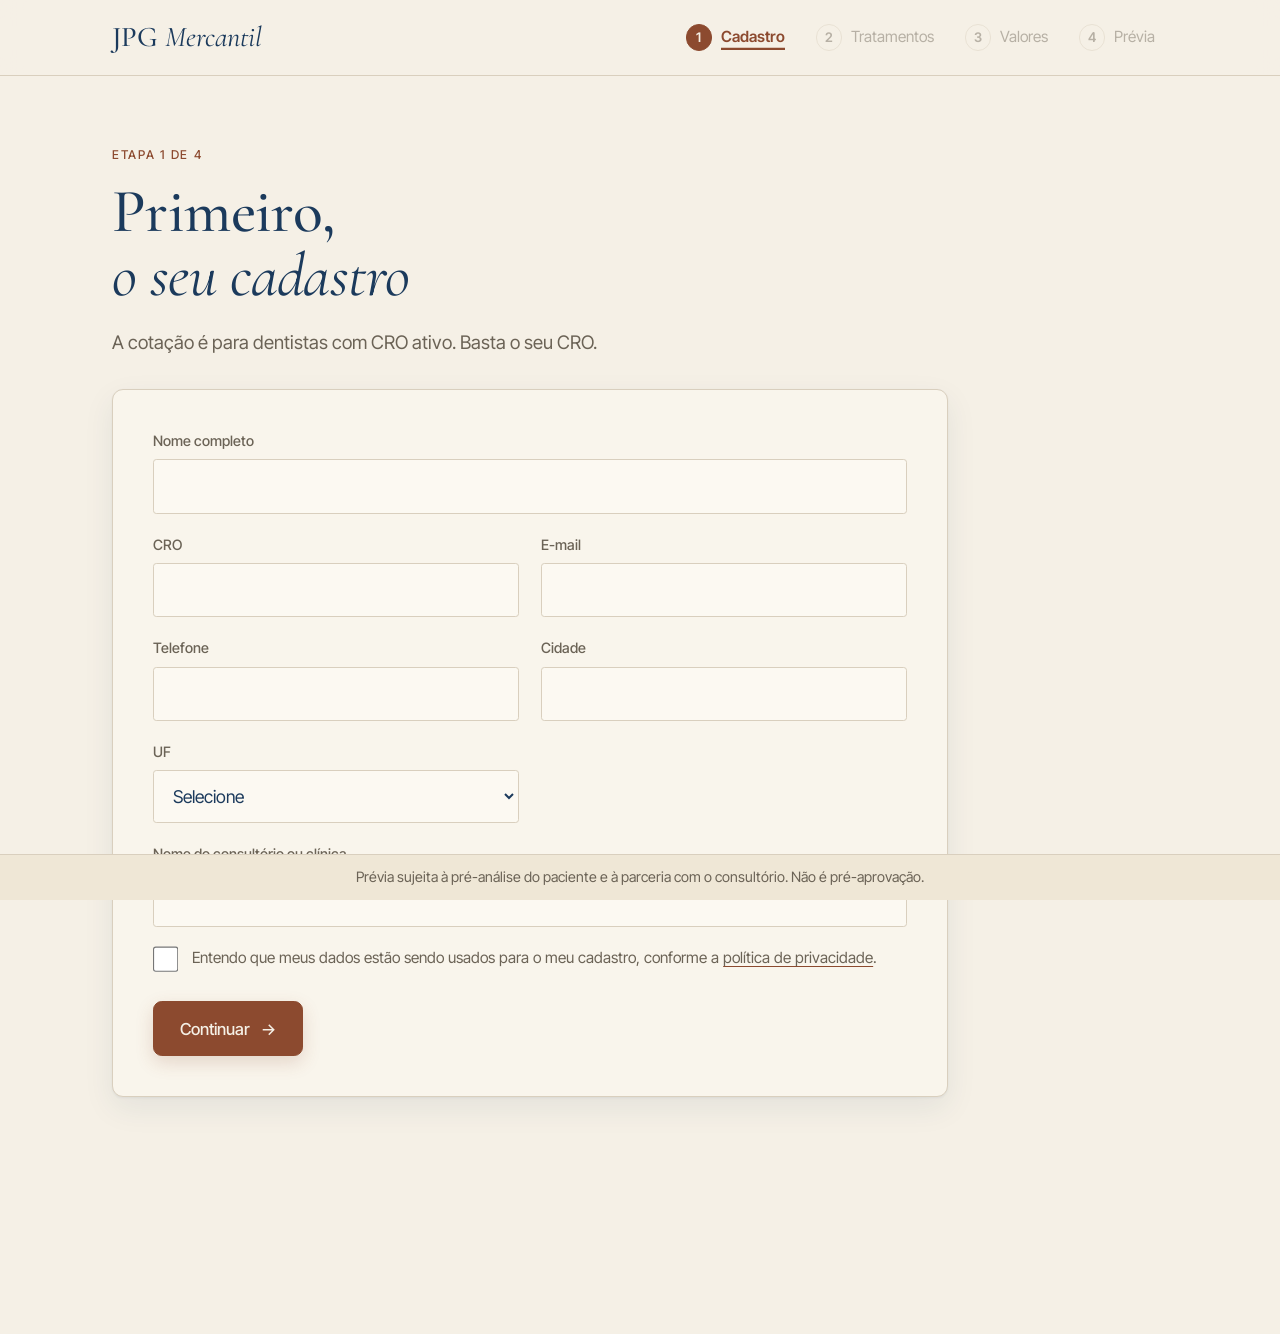
<file: simulador-dentistas.html>
<!DOCTYPE html><html lang="pt-BR"> <head><meta name="robots" content="noindex, nofollow"><meta charset="utf-8"><meta name="viewport" content="width=device-width, initial-scale=1"><title>Cotação · JPG Mercantil</title><meta name="robots" content="noindex, nofollow"><!-- Monograma JPG do Brand Sheet (Visual/Logos/Flavicos (indigo).png). --><link rel="icon" type="image/png" href="favicon.png"><link rel="apple-touch-icon" href="apple-touch-icon.png"><link rel="preconnect" href="https://fonts.googleapis.com"><link rel="preconnect" href="https://fonts.gstatic.com" crossorigin><!-- Só os pesos usados: Cormorant 400/500/600 e 300 itálico; Inter Tight 400/500/600. --><link rel="stylesheet" href="https://fonts.googleapis.com/css2?family=Cormorant+Garamond:ital,wght@0,400;0,500;0,600;1,300&family=Inter+Tight:wght@400;500;600&display=swap"><link rel="stylesheet" href="assets/dentistas.DGocWXpp.css">
<link rel="stylesheet" href="assets/simulador-dentistas.BZ3xpD_w.css"></head> <body data-publico="dentistas"> <header class="topo-sim"> <div class="topo-sim-wrap"> <a href="dentistas.html" class="logo">JPG <em>Mercantil</em></a> <ol class="passos" aria-label="Etapas"> <li> <button type="button" class="passo" data-ir="1"> <span class="passo-n">1</span><span class="passo-nome">Cadastro</span> </button> </li><li> <button type="button" class="passo" data-ir="2" disabled> <span class="passo-n">2</span><span class="passo-nome">Tratamentos</span> </button> </li><li> <button type="button" class="passo" data-ir="3" disabled> <span class="passo-n">3</span><span class="passo-nome">Valores</span> </button> </li><li> <button type="button" class="passo" data-ir="4" disabled> <span class="passo-n">4</span><span class="passo-nome">Prévia</span> </button> </li> </ol> </div> </header> <main class="palco"> <!-- D05: o cadastro vem primeiro; para médicos a especialidade define as sugestões, dentista vê a lista inteira (V11-04) --> <section class="etapa" data-etapa="1"> <p class="eyebrow">Etapa 1 de 4</p> <h1 class="titulo" tabindex="-1">Primeiro,<br><em>o seu cadastro</em></h1> <p class="lede">A cotação é para dentistas com CRO ativo. Basta o seu CRO.</p> <form id="form-cadastro" class="campos caixa formulario" novalidate> <label class="campo largo" data-astro-cid-milnrzmy><span data-astro-cid-milnrzmy>Nome completo</span><input name="nome" autocomplete="name" required data-astro-cid-milnrzmy></label> <label class="campo" data-astro-cid-milnrzmy><span data-astro-cid-milnrzmy>CRO</span><input name="cro" required data-astro-cid-milnrzmy></label>   <label class="campo" data-astro-cid-milnrzmy><span data-astro-cid-milnrzmy>E-mail</span><input name="email" type="email" autocomplete="email" required data-astro-cid-milnrzmy></label> <label class="campo" data-astro-cid-milnrzmy><span data-astro-cid-milnrzmy>Telefone</span><input name="telefone" type="tel" inputmode="tel" autocomplete="tel" required data-astro-cid-milnrzmy></label> <label class="campo" data-astro-cid-milnrzmy><span data-astro-cid-milnrzmy>Cidade</span><input name="cidade" autocomplete="address-level2" required data-astro-cid-milnrzmy></label> <label class="campo" data-astro-cid-milnrzmy> <span data-astro-cid-milnrzmy>UF</span> <select name="uf" required data-astro-cid-milnrzmy> <option value="" selected disabled data-astro-cid-milnrzmy>Selecione</option> <option value="AC" data-astro-cid-milnrzmy>AC</option><option value="AL" data-astro-cid-milnrzmy>AL</option><option value="AP" data-astro-cid-milnrzmy>AP</option><option value="AM" data-astro-cid-milnrzmy>AM</option><option value="BA" data-astro-cid-milnrzmy>BA</option><option value="CE" data-astro-cid-milnrzmy>CE</option><option value="DF" data-astro-cid-milnrzmy>DF</option><option value="ES" data-astro-cid-milnrzmy>ES</option><option value="GO" data-astro-cid-milnrzmy>GO</option><option value="MA" data-astro-cid-milnrzmy>MA</option><option value="MT" data-astro-cid-milnrzmy>MT</option><option value="MS" data-astro-cid-milnrzmy>MS</option><option value="MG" data-astro-cid-milnrzmy>MG</option><option value="PA" data-astro-cid-milnrzmy>PA</option><option value="PB" data-astro-cid-milnrzmy>PB</option><option value="PR" data-astro-cid-milnrzmy>PR</option><option value="PE" data-astro-cid-milnrzmy>PE</option><option value="PI" data-astro-cid-milnrzmy>PI</option><option value="RJ" data-astro-cid-milnrzmy>RJ</option><option value="RN" data-astro-cid-milnrzmy>RN</option><option value="RS" data-astro-cid-milnrzmy>RS</option><option value="RO" data-astro-cid-milnrzmy>RO</option><option value="RR" data-astro-cid-milnrzmy>RR</option><option value="SC" data-astro-cid-milnrzmy>SC</option><option value="SP" data-astro-cid-milnrzmy>SP</option><option value="SE" data-astro-cid-milnrzmy>SE</option><option value="TO" data-astro-cid-milnrzmy>TO</option> </select> </label> <label class="campo largo" data-astro-cid-milnrzmy><span data-astro-cid-milnrzmy>Nome do consultório ou clínica</span><input name="clinica" autocomplete="organization" required data-astro-cid-milnrzmy></label> <label class="consentimento largo" data-astro-cid-milnrzmy> <input type="checkbox" name="consentimento" required data-astro-cid-milnrzmy> <span data-astro-cid-milnrzmy>
Entendo que meus dados estão sendo usados para o meu cadastro, conforme a
<a href="privacidade.html" target="_blank" rel="noopener" data-astro-cid-milnrzmy>política de privacidade</a>.
</span> </label>  <p class="erro largo" id="erro-cadastro" role="alert"></p> <div class="acoes largo"> <button type="submit" class="btn">Continuar<span class="seta" aria-hidden="true">&#8594;</span></button> </div> </form> </section> <section class="etapa" data-etapa="2" hidden> <p class="eyebrow">Etapa 2 de 4</p> <h2 class="titulo" tabindex="-1">Quais tratamentos<br><em>você quer oferecer?</em></h2> <p class="lede" id="sugestoes-lede"></p> <ul class="cirurgias" id="sugestoes"></ul> <div class="busca"> <label class="rotulo" for="busca">Não achou algum? Procure ou escreva o nome do tratamento</label> <div class="busca-caixa"> <input id="busca" class="busca-campo" type="search" role="combobox" autocomplete="off" placeholder="Ex.: faceta de porcelana" aria-autocomplete="list" aria-expanded="false" aria-controls="busca-lista"> <ul id="busca-lista" class="busca-lista" role="listbox" hidden></ul> </div> </div> <div class="selecionadas"> <p class="rotulo" id="selecionadas-titulo"></p> <ul class="chips" id="selecionadas"></ul> </div> <p class="erro" id="erro-cirurgias" role="alert"></p> <div class="acoes"> <button type="button" class="btn" id="ir-precos">Continuar<span class="seta" aria-hidden="true">&#8594;</span></button> </div> </section> <section class="etapa" data-etapa="3" hidden> <p class="eyebrow">Etapa 3 de 4</p> <h2 class="titulo" tabindex="-1">Quanto custa<br><em>cada tratamento?</em></h2> <p class="lede">Informe o orçamento de cada um, como o consultório passa ao paciente.</p> <form id="form-precos" novalidate> <div class="precos" id="precos"></div> <p class="erro" id="erro-precos" role="alert"></p> <div class="acoes"> <button type="submit" class="btn">Ver a prévia<span class="seta" aria-hidden="true">&#8594;</span></button> <button type="button" class="link" data-ir="2">Voltar para os tratamentos</button> </div> </form> </section> <section class="etapa" data-etapa="4" hidden> <p class="eyebrow">Etapa 4 de 4 · prévia</p> <h2 class="titulo" tabindex="-1">Prévia do<br><em>pagamento</em></h2> <!-- A arquitetura diz que é cotação: o aviso vem antes dos números, não no rodapé. --> <div class="estimativa"> <p class="estimativa-titulo">Isto é uma prévia, não uma proposta.</p> <p>
Os valores servem de referência para você conversar com a JPG. As condições de cada paciente
            saem depois da parceria com o seu consultório e da pré-análise dele, e os prazos e as parcelas podem ser diferentes.
</p> </div> <p class="lede" id="parcelas-resumo"></p> <div class="itens" id="resultados"></div> <button type="button" class="addon" data-ir="2">+ Adicionar outro tratamento</button> <div class="acoes"> <button type="button" class="btn" data-acao="enviar">Enviar cotação para a JPG<span class="seta" aria-hidden="true">&#8594;</span></button> <button type="button" class="link" data-ir="3">Editar preços</button> </div> </section> </main> <p class="aviso">Prévia sujeita à pré-análise do paciente e à parceria com o consultório. Não é pré-aprovação.</p> <script type="module" src="assets/Simulador.astro_astro_type_script_index_0_lang.D1u9QgAM.js"></script> </body> </html>
</file>
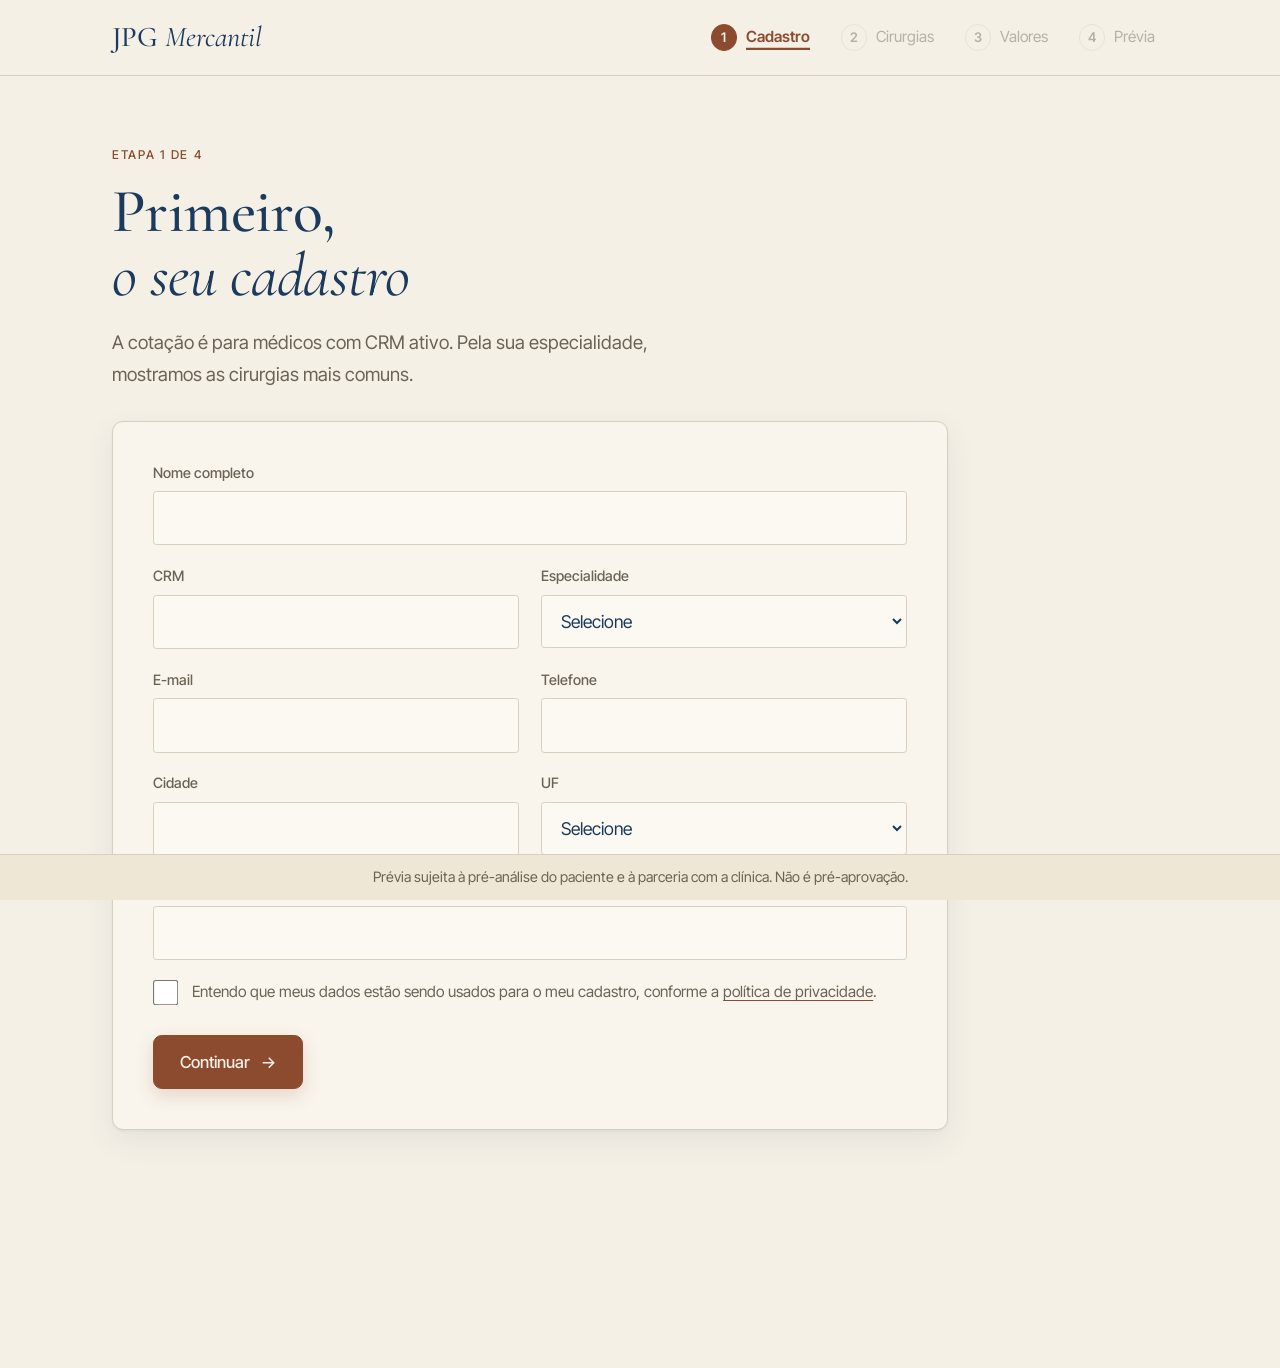
<file: simulador.html>
<!DOCTYPE html><html lang="pt-BR"> <head><meta name="robots" content="noindex, nofollow"><meta charset="utf-8"><meta name="viewport" content="width=device-width, initial-scale=1"><title>Cotação · JPG Mercantil</title><meta name="robots" content="noindex, nofollow"><!-- Monograma JPG do Brand Sheet (Visual/Logos/Flavicos (indigo).png). --><link rel="icon" type="image/png" href="favicon.png"><link rel="apple-touch-icon" href="apple-touch-icon.png"><link rel="preconnect" href="https://fonts.googleapis.com"><link rel="preconnect" href="https://fonts.gstatic.com" crossorigin><!-- Só os pesos usados: Cormorant 400/500/600 e 300 itálico; Inter Tight 400/500/600. --><link rel="stylesheet" href="https://fonts.googleapis.com/css2?family=Cormorant+Garamond:ital,wght@0,400;0,500;0,600;1,300&family=Inter+Tight:wght@400;500;600&display=swap"><link rel="stylesheet" href="assets/dentistas.DGocWXpp.css">
<link rel="stylesheet" href="assets/simulador-dentistas.BZ3xpD_w.css"></head> <body data-publico="medicos"> <header class="topo-sim"> <div class="topo-sim-wrap"> <a href="medicos.html" class="logo">JPG <em>Mercantil</em></a> <ol class="passos" aria-label="Etapas"> <li> <button type="button" class="passo" data-ir="1"> <span class="passo-n">1</span><span class="passo-nome">Cadastro</span> </button> </li><li> <button type="button" class="passo" data-ir="2" disabled> <span class="passo-n">2</span><span class="passo-nome">Cirurgias</span> </button> </li><li> <button type="button" class="passo" data-ir="3" disabled> <span class="passo-n">3</span><span class="passo-nome">Valores</span> </button> </li><li> <button type="button" class="passo" data-ir="4" disabled> <span class="passo-n">4</span><span class="passo-nome">Prévia</span> </button> </li> </ol> </div> </header> <main class="palco"> <!-- D05: o cadastro vem primeiro; para médicos a especialidade define as sugestões, dentista vê a lista inteira (V11-04) --> <section class="etapa" data-etapa="1"> <p class="eyebrow">Etapa 1 de 4</p> <h1 class="titulo" tabindex="-1">Primeiro,<br><em>o seu cadastro</em></h1> <p class="lede">A cotação é para médicos com CRM ativo. Pela sua especialidade, mostramos as cirurgias mais comuns.</p> <form id="form-cadastro" class="campos caixa formulario" novalidate> <label class="campo largo" data-astro-cid-milnrzmy><span data-astro-cid-milnrzmy>Nome completo</span><input name="nome" autocomplete="name" required data-astro-cid-milnrzmy></label> <label class="campo" data-astro-cid-milnrzmy><span data-astro-cid-milnrzmy>CRM</span><input name="crm" required data-astro-cid-milnrzmy></label> <label class="campo" data-astro-cid-milnrzmy> <span data-astro-cid-milnrzmy>Especialidade</span> <select name="especialidade" required data-astro-cid-milnrzmy> <option value="" selected disabled data-astro-cid-milnrzmy>Selecione</option> <option value="Cirurgia plástica e estética" data-astro-cid-milnrzmy>Cirurgia plástica e estética</option><option value="Oftalmologia" data-astro-cid-milnrzmy>Oftalmologia</option><option value="Dermatologia" data-astro-cid-milnrzmy>Dermatologia</option>  </select> </label>  <label class="campo" data-astro-cid-milnrzmy><span data-astro-cid-milnrzmy>E-mail</span><input name="email" type="email" autocomplete="email" required data-astro-cid-milnrzmy></label> <label class="campo" data-astro-cid-milnrzmy><span data-astro-cid-milnrzmy>Telefone</span><input name="telefone" type="tel" inputmode="tel" autocomplete="tel" required data-astro-cid-milnrzmy></label> <label class="campo" data-astro-cid-milnrzmy><span data-astro-cid-milnrzmy>Cidade</span><input name="cidade" autocomplete="address-level2" required data-astro-cid-milnrzmy></label> <label class="campo" data-astro-cid-milnrzmy> <span data-astro-cid-milnrzmy>UF</span> <select name="uf" required data-astro-cid-milnrzmy> <option value="" selected disabled data-astro-cid-milnrzmy>Selecione</option> <option value="AC" data-astro-cid-milnrzmy>AC</option><option value="AL" data-astro-cid-milnrzmy>AL</option><option value="AP" data-astro-cid-milnrzmy>AP</option><option value="AM" data-astro-cid-milnrzmy>AM</option><option value="BA" data-astro-cid-milnrzmy>BA</option><option value="CE" data-astro-cid-milnrzmy>CE</option><option value="DF" data-astro-cid-milnrzmy>DF</option><option value="ES" data-astro-cid-milnrzmy>ES</option><option value="GO" data-astro-cid-milnrzmy>GO</option><option value="MA" data-astro-cid-milnrzmy>MA</option><option value="MT" data-astro-cid-milnrzmy>MT</option><option value="MS" data-astro-cid-milnrzmy>MS</option><option value="MG" data-astro-cid-milnrzmy>MG</option><option value="PA" data-astro-cid-milnrzmy>PA</option><option value="PB" data-astro-cid-milnrzmy>PB</option><option value="PR" data-astro-cid-milnrzmy>PR</option><option value="PE" data-astro-cid-milnrzmy>PE</option><option value="PI" data-astro-cid-milnrzmy>PI</option><option value="RJ" data-astro-cid-milnrzmy>RJ</option><option value="RN" data-astro-cid-milnrzmy>RN</option><option value="RS" data-astro-cid-milnrzmy>RS</option><option value="RO" data-astro-cid-milnrzmy>RO</option><option value="RR" data-astro-cid-milnrzmy>RR</option><option value="SC" data-astro-cid-milnrzmy>SC</option><option value="SP" data-astro-cid-milnrzmy>SP</option><option value="SE" data-astro-cid-milnrzmy>SE</option><option value="TO" data-astro-cid-milnrzmy>TO</option> </select> </label> <label class="campo largo" data-astro-cid-milnrzmy><span data-astro-cid-milnrzmy>Nome da clínica</span><input name="clinica" autocomplete="organization" required data-astro-cid-milnrzmy></label> <label class="consentimento largo" data-astro-cid-milnrzmy> <input type="checkbox" name="consentimento" required data-astro-cid-milnrzmy> <span data-astro-cid-milnrzmy>
Entendo que meus dados estão sendo usados para o meu cadastro, conforme a
<a href="privacidade.html" target="_blank" rel="noopener" data-astro-cid-milnrzmy>política de privacidade</a>.
</span> </label>  <p class="erro largo" id="erro-cadastro" role="alert"></p> <div class="acoes largo"> <button type="submit" class="btn">Continuar<span class="seta" aria-hidden="true">&#8594;</span></button> </div> </form> </section> <section class="etapa" data-etapa="2" hidden> <p class="eyebrow">Etapa 2 de 4</p> <h2 class="titulo" tabindex="-1">Quais cirurgias<br><em>você quer oferecer?</em></h2> <p class="lede" id="sugestoes-lede"></p> <ul class="cirurgias" id="sugestoes"></ul> <div class="busca"> <label class="rotulo" for="busca">Não achou a cirurgia? Procure na lista completa ou escreva o nome</label> <div class="busca-caixa"> <input id="busca" class="busca-campo" type="search" role="combobox" autocomplete="off" placeholder="Ex.: rinoplastia" aria-autocomplete="list" aria-expanded="false" aria-controls="busca-lista"> <ul id="busca-lista" class="busca-lista" role="listbox" hidden></ul> </div> </div> <div class="selecionadas"> <p class="rotulo" id="selecionadas-titulo"></p> <ul class="chips" id="selecionadas"></ul> </div> <p class="erro" id="erro-cirurgias" role="alert"></p> <div class="acoes"> <button type="button" class="btn" id="ir-precos">Continuar<span class="seta" aria-hidden="true">&#8594;</span></button> </div> </section> <section class="etapa" data-etapa="3" hidden> <p class="eyebrow">Etapa 3 de 4</p> <h2 class="titulo" tabindex="-1">Quanto custa<br><em>cada cirurgia?</em></h2> <p class="lede">Informe o orçamento de cada uma, como a clínica passa ao paciente. Se o paciente quiser dar uma entrada, dá para incluir.</p> <form id="form-precos" novalidate> <div class="precos" id="precos"></div> <p class="erro" id="erro-precos" role="alert"></p> <div class="acoes"> <button type="submit" class="btn">Ver a prévia<span class="seta" aria-hidden="true">&#8594;</span></button> <button type="button" class="link" data-ir="2">Voltar para as cirurgias</button> </div> </form> </section> <section class="etapa" data-etapa="4" hidden> <p class="eyebrow">Etapa 4 de 4 · prévia</p> <h2 class="titulo" tabindex="-1">Prévia do<br><em>pagamento</em></h2> <!-- A arquitetura diz que é cotação: o aviso vem antes dos números, não no rodapé. --> <div class="estimativa"> <p class="estimativa-titulo">Isto é uma prévia, não uma proposta.</p> <p>
Os valores servem de referência para você conversar com a JPG. As condições de cada paciente
            saem depois da parceria com a sua clínica e da pré-análise dele, e os prazos e as parcelas podem ser diferentes.
</p> </div> <p class="lede" id="parcelas-resumo"></p> <div class="itens" id="resultados"></div> <button type="button" class="addon" data-ir="2">+ Adicionar outra cirurgia</button> <div class="acoes"> <button type="button" class="btn" data-acao="enviar">Enviar cotação para a JPG<span class="seta" aria-hidden="true">&#8594;</span></button> <button type="button" class="link" data-ir="3">Editar preços</button> </div> </section> </main> <p class="aviso">Prévia sujeita à pré-análise do paciente e à parceria com a clínica. Não é pré-aprovação.</p> <script type="module" src="assets/Simulador.astro_astro_type_script_index_0_lang.D1u9QgAM.js"></script> </body> </html>
</file>
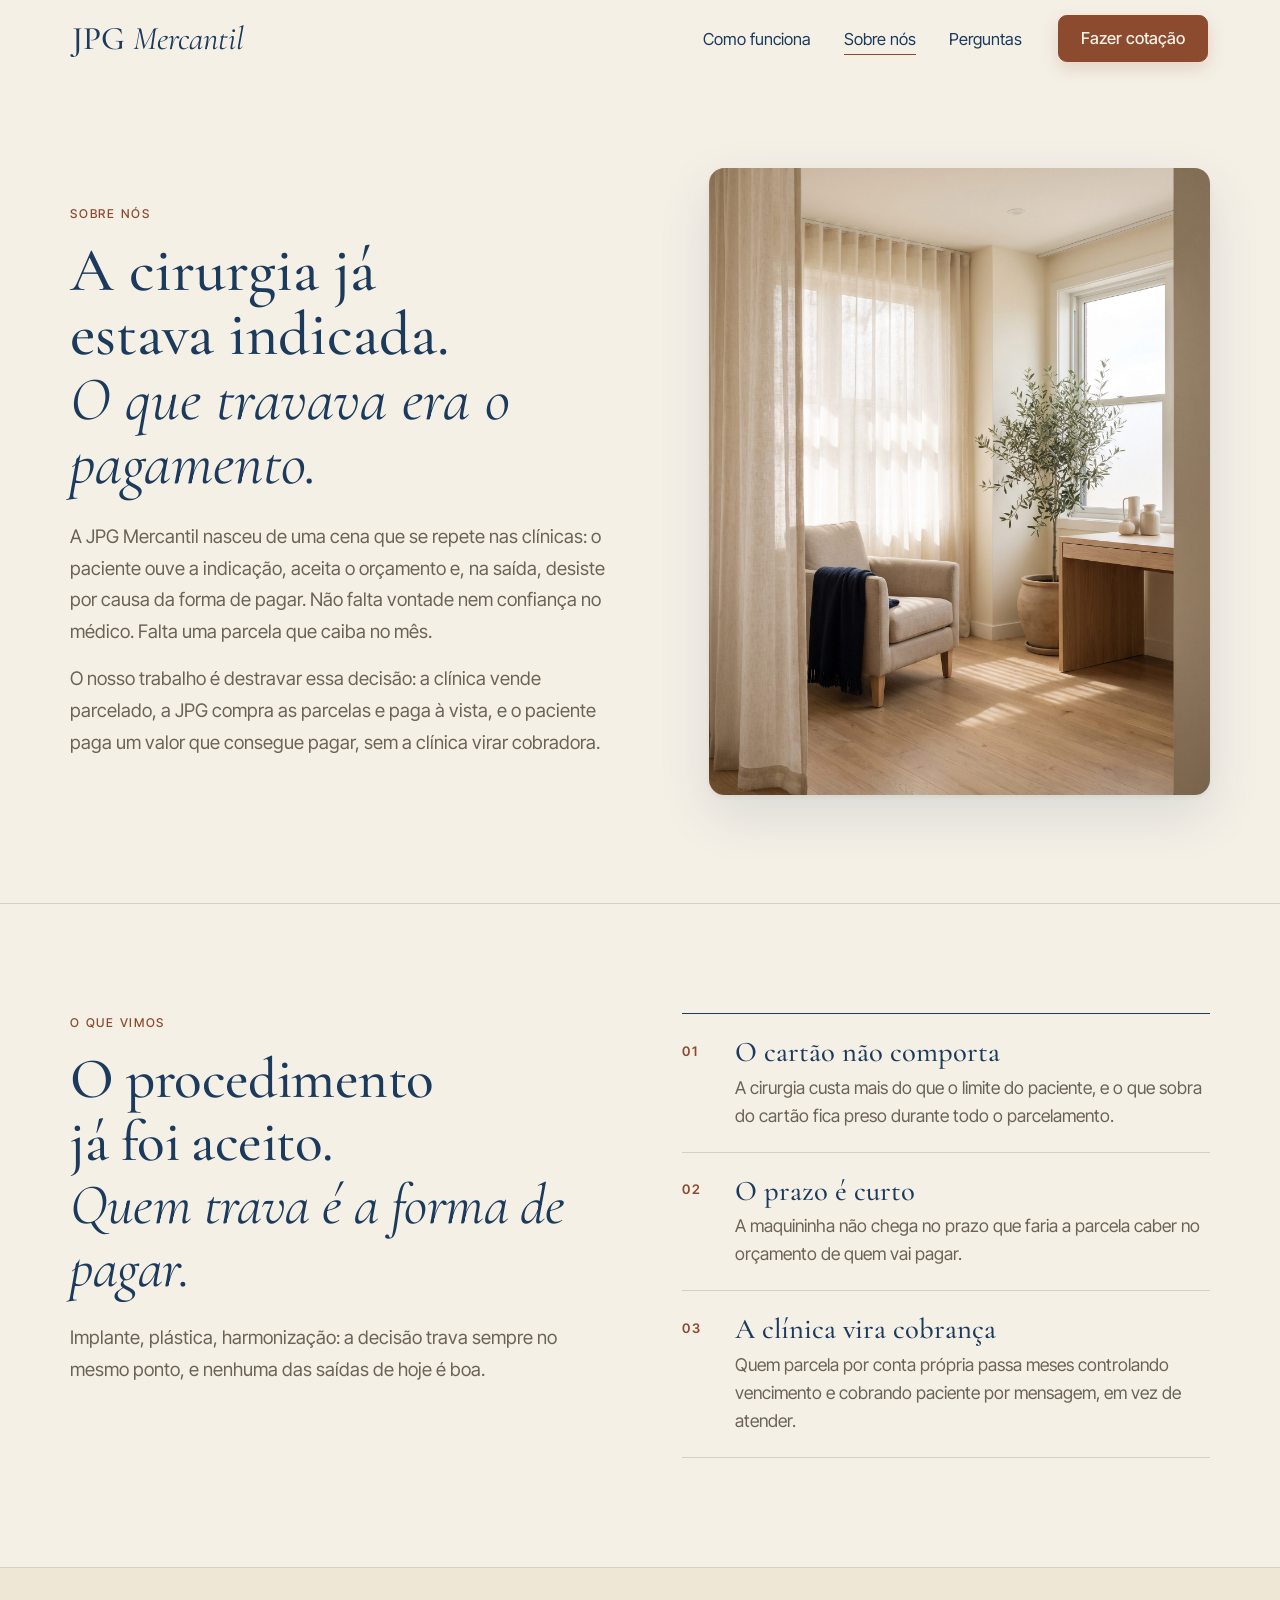
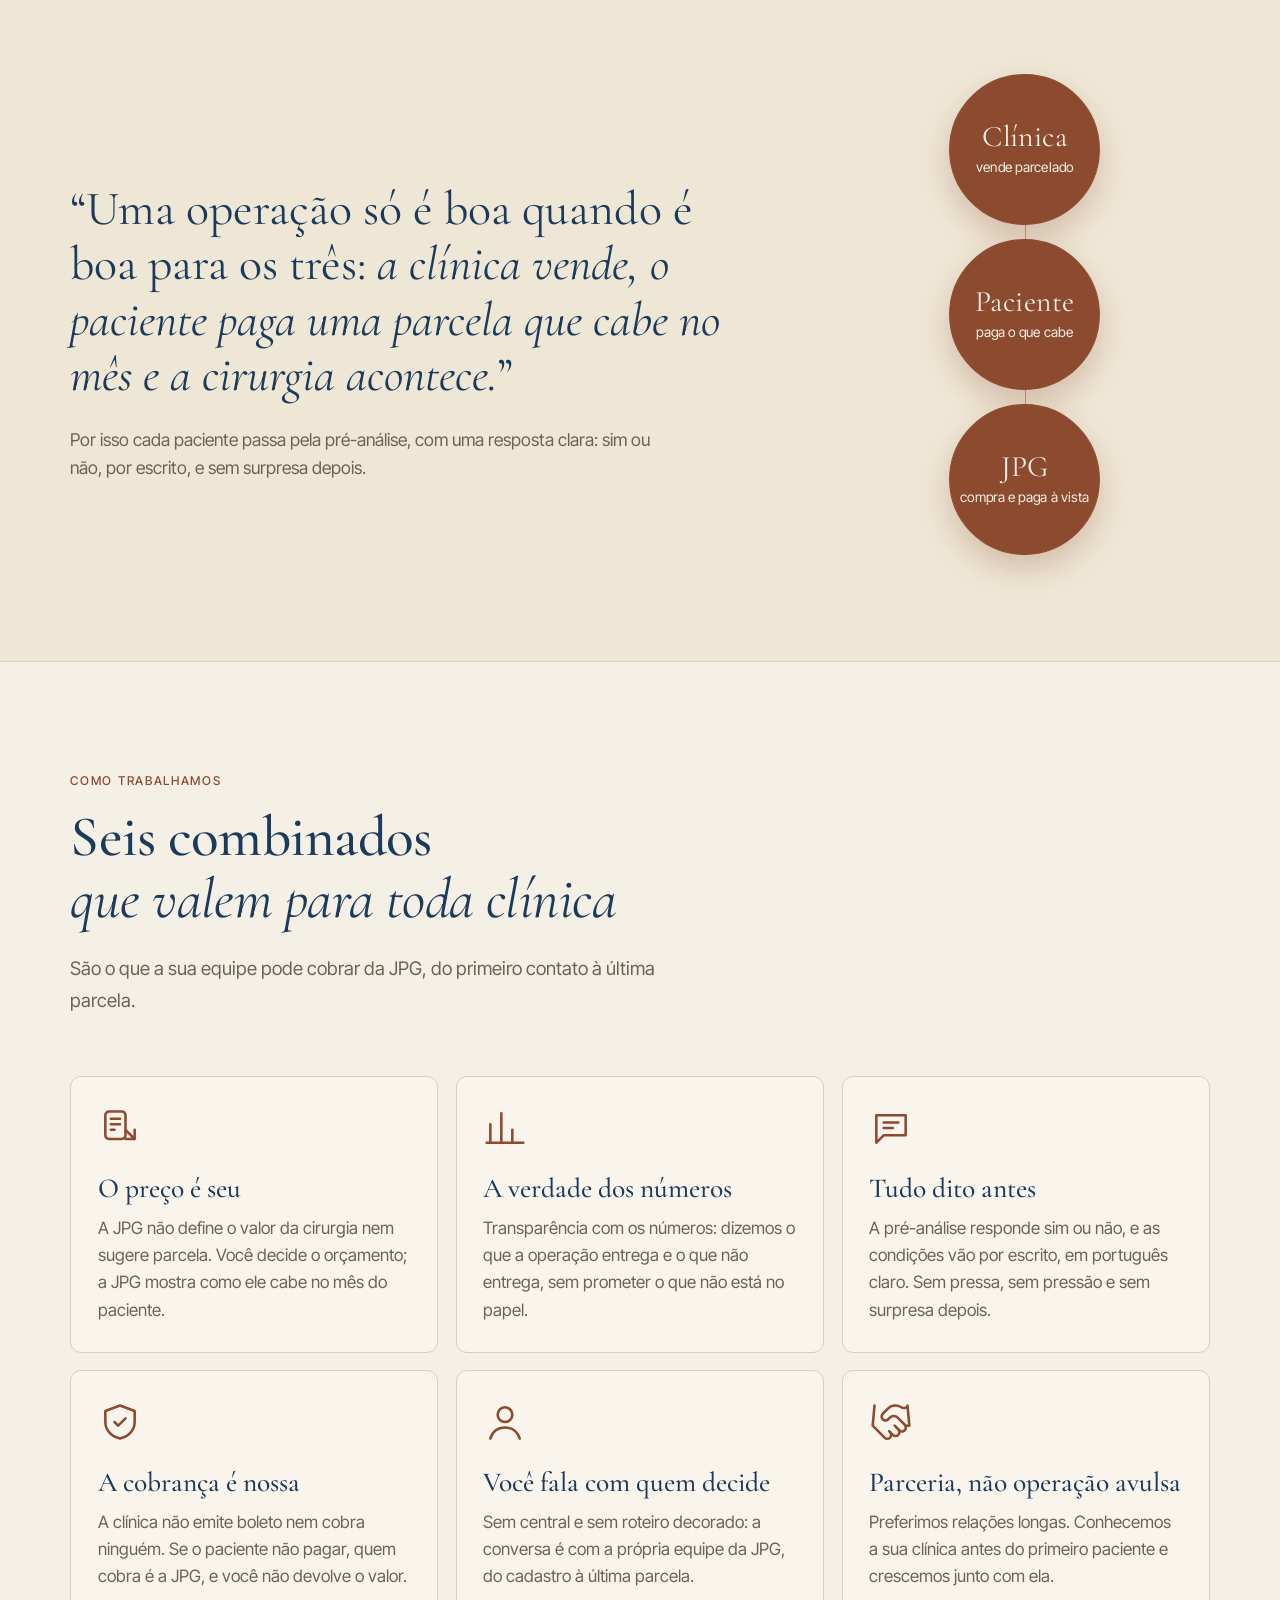
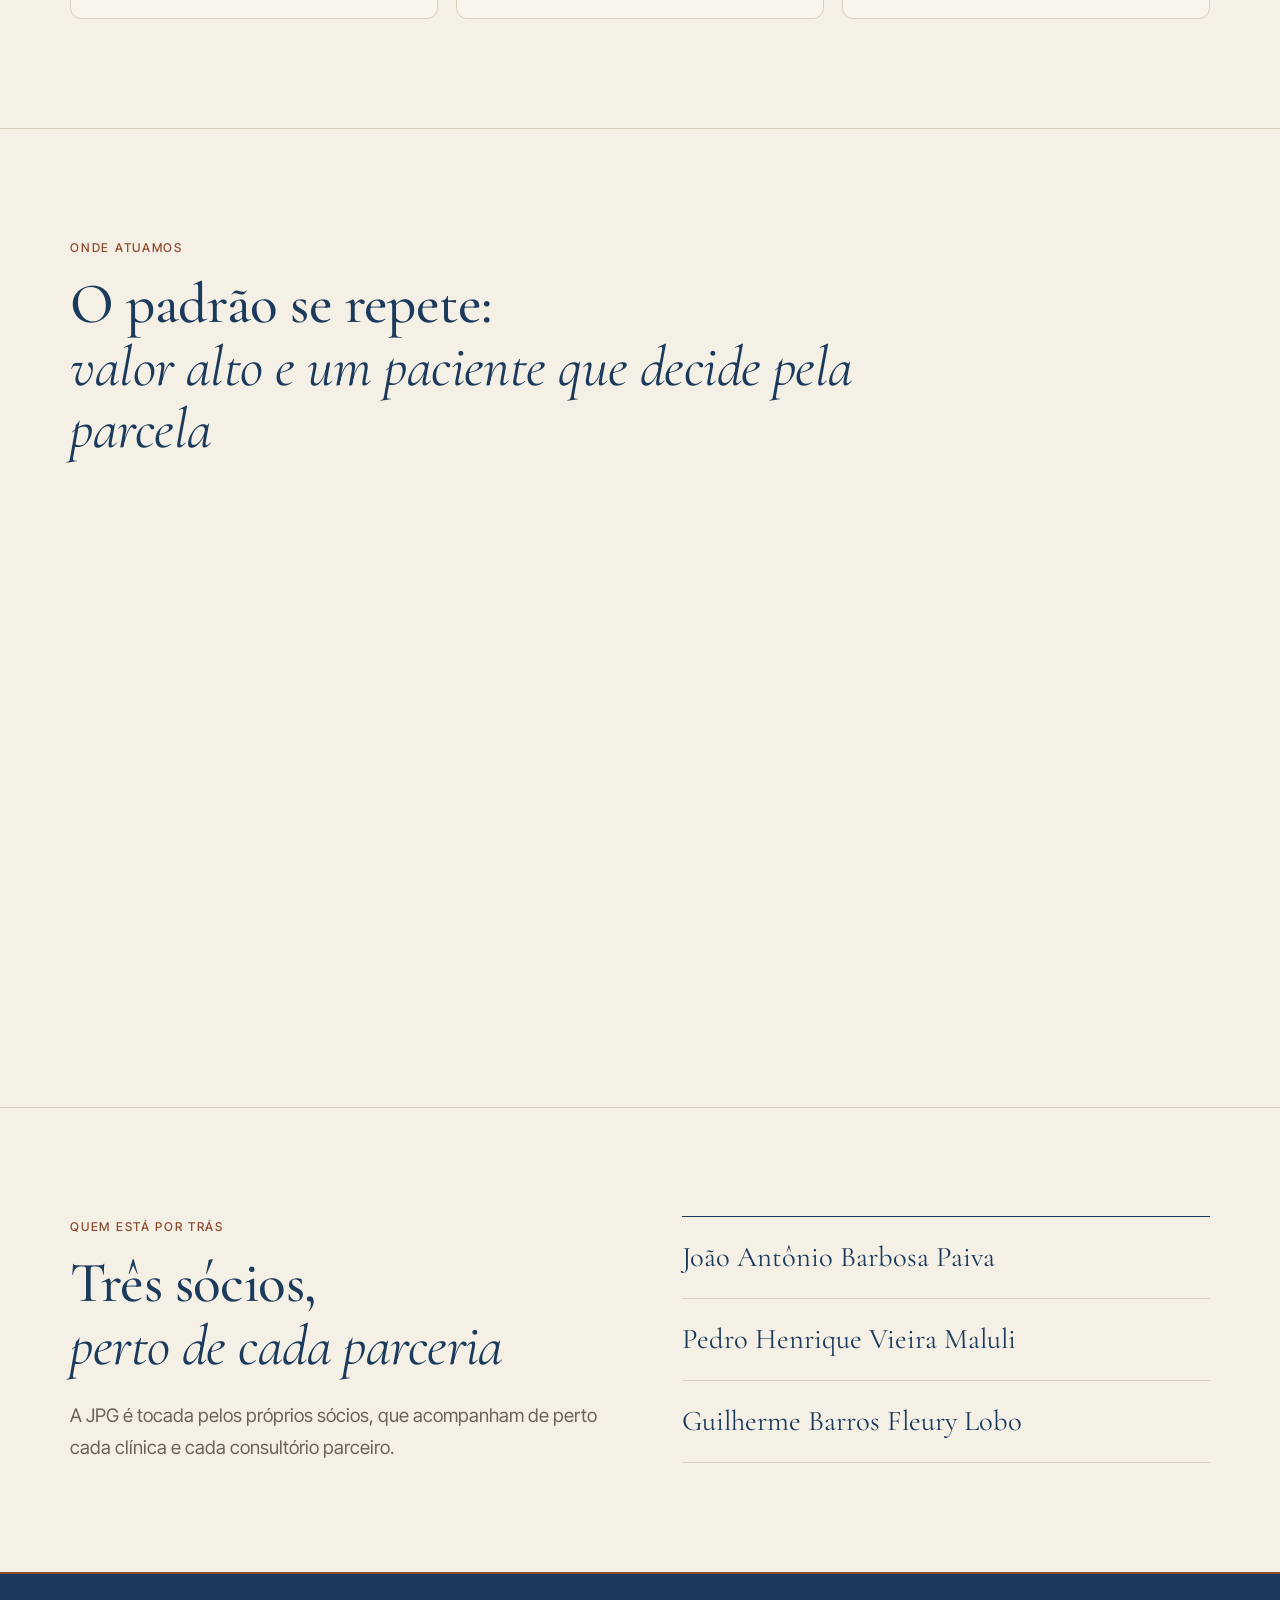
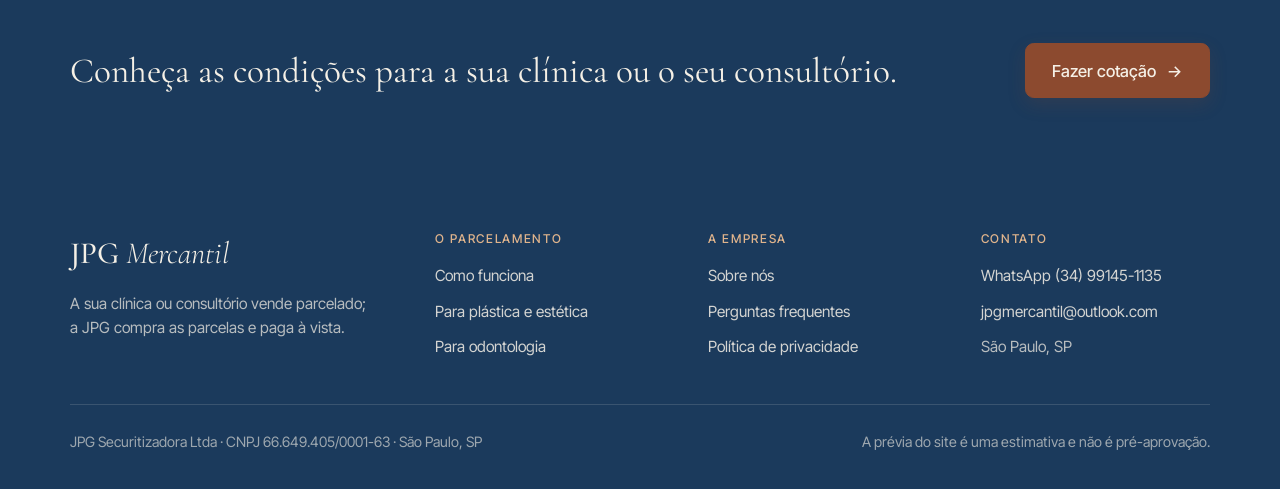
<file: sobre.html>
<!DOCTYPE html><html lang="pt-BR"> <head><meta name="robots" content="noindex, nofollow"><meta charset="utf-8"><meta name="viewport" content="width=device-width, initial-scale=1"><title>Sobre nós · JPG Mercantil</title><meta name="description" content="Por que a JPG Mercantil existe: para que o procedimento indicado aconteça, com uma parcela que o paciente consegue pagar e a clínica fora da cobrança."><!-- Monograma JPG do Brand Sheet (Visual/Logos/Flavicos (indigo).png). --><link rel="icon" type="image/png" href="favicon.png"><link rel="apple-touch-icon" href="apple-touch-icon.png"><link rel="preconnect" href="https://fonts.googleapis.com"><link rel="preconnect" href="https://fonts.gstatic.com" crossorigin><!-- Só os pesos usados: Cormorant 400/500/600 e 300 itálico; Inter Tight 400/500/600. --><link rel="stylesheet" href="https://fonts.googleapis.com/css2?family=Cormorant+Garamond:ital,wght@0,400;0,500;0,600;1,300&family=Inter+Tight:wght@400;500;600&display=swap"><script>document.documentElement.classList.add('js');</script><link rel="stylesheet" href="assets/dentistas.DGocWXpp.css">
<link rel="stylesheet" href="assets/dentistas.C5u8ZIue.css">
<style>.lede[data-astro-cid-huc2lya7]{margin-top:20px}
</style>
<link rel="stylesheet" href="assets/sobre.CyuenbVh.css"></head> <body>  <header class="nav" id="nav" data-astro-cid-5blmo7yk> <div class="nav-wrap" data-astro-cid-5blmo7yk> <div class="nav-marca" data-astro-cid-5blmo7yk> <a href="index.html" class="nav-logo" aria-label="JPG Mercantil, início" data-astro-cid-5blmo7yk>JPG <em data-astro-cid-5blmo7yk>Mercantil</em></a>  </div> <nav aria-label="Principal" id="nav-menu" data-astro-cid-5blmo7yk> <ul class="nav-links" data-astro-cid-5blmo7yk> <li data-astro-cid-5blmo7yk><a href="index.html#como-funciona" data-astro-cid-5blmo7yk>Como funciona</a></li><li data-astro-cid-5blmo7yk><a href="sobre.html" aria-current="page" data-astro-cid-5blmo7yk>Sobre nós</a></li><li data-astro-cid-5blmo7yk><a href="perguntas.html" data-astro-cid-5blmo7yk>Perguntas</a></li> </ul> </nav> <button type="button" class="btn nav-cta" data-escolher-area data-astro-cid-5blmo7yk>Fazer cotação</button> <button type="button" class="nav-botao" id="nav-botao" aria-expanded="false" aria-controls="nav-menu" data-astro-cid-5blmo7yk> <span class="sr" data-astro-cid-5blmo7yk>Abrir menu</span> <span class="traco" aria-hidden="true" data-astro-cid-5blmo7yk></span> </button> </div> </header> <!-- Antes de qualquer cotação fora da landing de um público: médico ou dentista? --> <dialog class="escolha-area" id="escolha-area" aria-labelledby="escolha-area-titulo" data-astro-cid-5blmo7yk> <div class="escolha-area-corpo" data-astro-cid-5blmo7yk> <div class="escolha-area-topo" data-astro-cid-5blmo7yk> <div data-astro-cid-5blmo7yk> <p class="escolha-area-eyebrow" data-astro-cid-5blmo7yk>Fazer uma cotação</p> <h2 class="escolha-area-titulo" id="escolha-area-titulo" data-astro-cid-5blmo7yk>Você é <em data-astro-cid-5blmo7yk>médico</em> ou <em data-astro-cid-5blmo7yk>dentista?</em></h2> </div> <button type="button" class="escolha-area-fechar" data-fechar-escolha aria-label="Fechar" data-astro-cid-5blmo7yk>&times;</button> </div> <div class="escolha-area-opcoes" data-astro-cid-5blmo7yk> <a href="simulador.html" class="escolha-area-opcao" data-astro-cid-5blmo7yk> <img src="img/v10/porta-estetica.jpg" alt="" width="640" height="427" loading="lazy" data-astro-cid-5blmo7yk> <span class="escolha-area-rotulo" data-astro-cid-5blmo7yk>Plástica e estética <span class="escolha-area-seta" aria-hidden="true" data-astro-cid-5blmo7yk>&#8594;</span></span> <span class="escolha-area-texto" data-astro-cid-5blmo7yk>Cirurgias, dermatologia e outros. Cadastro com CRM.</span> </a> <a href="simulador-dentistas.html" class="escolha-area-opcao" data-astro-cid-5blmo7yk> <img src="img/v10/porta-odonto.jpg" alt="" width="640" height="427" loading="lazy" data-astro-cid-5blmo7yk> <span class="escolha-area-rotulo" data-astro-cid-5blmo7yk>Odontologia <span class="escolha-area-seta" aria-hidden="true" data-astro-cid-5blmo7yk>&#8594;</span></span> <span class="escolha-area-texto" data-astro-cid-5blmo7yk>Implantes, protocolos, lentes e outros. Cadastro com CRO.</span> </a> </div> </div> </dialog> <script type="module">const d="jpg.publico.v1",l=document.getElementById("nav")?.dataset.publico;try{l&&localStorage.setItem(d,l);const e=l?null:localStorage.getItem(d);if(e==="medicos"||e==="dentistas"){const t=e==="medicos"?"waMedicos":"waDentistas";document.querySelectorAll("a[data-wa-medicos]").forEach(n=>{n.dataset[t]&&(n.href=n.dataset[t])})}}catch{}const o=document.getElementById("nav"),i=()=>o?.classList.toggle("rolado",window.scrollY>24);i();window.addEventListener("scroll",i,{passive:!0});const s=document.getElementById("nav-botao"),r=s?.querySelector(".sr"),c=e=>{o?.classList.toggle("aberto",e),s?.setAttribute("aria-expanded",String(e)),r&&(r.textContent=e?"Fechar menu":"Abrir menu")};s?.addEventListener("click",()=>c(!o?.classList.contains("aberto")));o?.querySelectorAll(".nav-links a").forEach(e=>e.addEventListener("click",()=>c(!1)));document.addEventListener("keydown",e=>{e.key==="Escape"&&o?.classList.contains("aberto")&&(c(!1),s?.focus())});const a=document.getElementById("escolha-area");document.addEventListener("click",e=>{!a||!e.target.closest("[data-escolher-area]")||(c(!1),a.showModal())});a?.addEventListener("click",e=>{const t=e.target;(t===a||t.closest("[data-fechar-escolha]"))&&a.close()});</script>  <main data-astro-cid-3fksv3gz> <section class="sec primeira" data-astro-cid-3fksv3gz> <div class="wrap sobre-abertura" data-astro-cid-3fksv3gz> <div data-astro-cid-3fksv3gz> <p class="eyebrow reveal" data-astro-cid-3fksv3gz>Sobre nós</p> <h1 class="sobre-titulo reveal rd1" data-astro-cid-3fksv3gz>A cirurgia já estava indicada.<br data-astro-cid-3fksv3gz><em data-astro-cid-3fksv3gz>O que travava era o pagamento.</em></h1> <p class="lede reveal rd2" data-astro-cid-3fksv3gz>
A JPG Mercantil nasceu de uma cena que se repete nas clínicas: o paciente ouve a indicação, aceita o orçamento e,
            na saída, desiste por causa da forma de pagar. Não falta vontade nem confiança no médico. Falta uma parcela que caiba no mês.
</p> <p class="lede reveal rd3" data-astro-cid-3fksv3gz>
O nosso trabalho é destravar essa decisão: a clínica vende parcelado, a JPG compra as parcelas e paga à vista, e o
            paciente paga um valor que consegue pagar, sem a clínica virar cobradora.
</p> </div> <div class="sobre-foto reveal rd1" data-astro-cid-3fksv3gz> <img src="img/v10/sobre-consultorio.jpg" alt="Consultório vazio com luz da manhã, poltrona e mesa de madeira" width="1760" height="2200" fetchpriority="high" data-astro-cid-3fksv3gz> </div> </div> </section> <section class="sec" data-astro-cid-3fksv3gz> <div class="wrap duas-colunas" data-astro-cid-3fksv3gz> <div class="reveal" data-astro-cid-huc2lya7> <p class="eyebrow" data-astro-cid-huc2lya7>O que vimos</p> <h2 class="titulo" data-astro-cid-huc2lya7="true">O procedimento já foi aceito.<br data-astro-cid-huc2lya7><em data-astro-cid-huc2lya7>Quem trava é a forma de pagar.</em></h2> <p class="lede" data-astro-cid-huc2lya7>Implante, plástica, harmonização: a decisão trava sempre no mesmo ponto, e nenhuma das saídas de hoje é boa.</p> </div>  <ol class="vimos" data-astro-cid-3fksv3gz> <li class="reveal rd1" data-astro-cid-3fksv3gz><h3 data-astro-cid-3fksv3gz>O cartão não comporta</h3><p data-astro-cid-3fksv3gz>A cirurgia custa mais do que o limite do paciente, e o que sobra do cartão fica preso durante todo o parcelamento.</p></li><li class="reveal rd2" data-astro-cid-3fksv3gz><h3 data-astro-cid-3fksv3gz>O prazo é curto</h3><p data-astro-cid-3fksv3gz>A maquininha não chega no prazo que faria a parcela caber no orçamento de quem vai pagar.</p></li><li class="reveal rd3" data-astro-cid-3fksv3gz><h3 data-astro-cid-3fksv3gz>A clínica vira cobrança</h3><p data-astro-cid-3fksv3gz>Quem parcela por conta própria passa meses controlando vencimento e cobrando paciente por mensagem, em vez de atender.</p></li> </ol> </div> </section> <section class="sec move" data-astro-cid-3fksv3gz> <div class="wrap move-grid" data-astro-cid-3fksv3gz> <div data-astro-cid-3fksv3gz> <p class="eyebrow reveal" data-astro-cid-3fksv3gz>O que nos move</p> <p class="move-frase reveal rd1" data-astro-cid-3fksv3gz>
“Uma operação só é boa quando é boa para os três: <em data-astro-cid-3fksv3gz>a clínica vende, o paciente paga uma parcela que cabe no mês e a
            cirurgia acontece.</em>”
</p> <p class="move-apoio reveal rd2" data-astro-cid-3fksv3gz>
Por isso cada paciente passa pela pré-análise, com uma resposta clara: sim ou não, por escrito, e sem surpresa
            depois.
</p> </div> <ol class="tres reveal rd2" aria-label="Os três lados" data-astro-cid-3fksv3gz> <li data-astro-cid-3fksv3gz><span data-astro-cid-3fksv3gz>Clínica</span><small data-astro-cid-3fksv3gz>vende parcelado</small></li> <li data-astro-cid-3fksv3gz><span data-astro-cid-3fksv3gz>Paciente</span><small data-astro-cid-3fksv3gz>paga o que cabe</small></li> <li data-astro-cid-3fksv3gz><span data-astro-cid-3fksv3gz>JPG</span><small data-astro-cid-3fksv3gz>compra e paga à vista</small></li> </ol> </div> </section> <section class="sec" data-astro-cid-3fksv3gz> <div class="wrap" data-astro-cid-3fksv3gz> <div class="topo" data-astro-cid-3fksv3gz> <div class="reveal" data-astro-cid-huc2lya7> <p class="eyebrow" data-astro-cid-huc2lya7>Como trabalhamos</p> <h2 class="titulo" data-astro-cid-huc2lya7="true">Seis combinados<br data-astro-cid-huc2lya7><em data-astro-cid-huc2lya7>que valem para toda clínica</em></h2> <p class="lede" data-astro-cid-huc2lya7>São o que a sua equipe pode cobrar da JPG, do primeiro contato à última parcela.</p> </div>  </div> <ul class="principios" data-astro-cid-3fksv3gz> <li class="principio reveal rd1" data-astro-cid-3fksv3gz> <svg viewBox="0 0 24 24" aria-hidden="true" data-astro-cid-3fksv3gz><rect x="4" y="3" width="11" height="15" rx="2"/><path d="M7 7h5M7 10h5M7 13h2"/><path d="M15 13l5 5M20 13v5h-5"/></svg> <h3 data-astro-cid-3fksv3gz>O preço é seu</h3> <p data-astro-cid-3fksv3gz>A JPG não define o valor da cirurgia nem sugere parcela. Você decide o orçamento; a JPG mostra como ele cabe no mês do paciente.</p> </li><li class="principio reveal rd2" data-astro-cid-3fksv3gz> <svg viewBox="0 0 24 24" aria-hidden="true" data-astro-cid-3fksv3gz><path d="M4 20V10M10 20V4M16 20v-7M22 20H2"/></svg> <h3 data-astro-cid-3fksv3gz>A verdade dos números</h3> <p data-astro-cid-3fksv3gz>Transparência com os números: dizemos o que a operação entrega e o que não entrega, sem prometer o que não está no papel.</p> </li><li class="principio reveal rd3" data-astro-cid-3fksv3gz> <svg viewBox="0 0 24 24" aria-hidden="true" data-astro-cid-3fksv3gz><path d="M4 5h16v11H8l-4 4z"/><path d="M8 9h8M8 12h5"/></svg> <h3 data-astro-cid-3fksv3gz>Tudo dito antes</h3> <p data-astro-cid-3fksv3gz>A pré-análise responde sim ou não, e as condições vão por escrito, em português claro. Sem pressa, sem pressão e sem surpresa depois.</p> </li><li class="principio reveal rd1" data-astro-cid-3fksv3gz> <svg viewBox="0 0 24 24" aria-hidden="true" data-astro-cid-3fksv3gz><path d="M12 3l8 3v6c0 4.5-3.4 8-8 9-4.6-1-8-4.5-8-9V6z"/><path d="M9 12l2 2 4-4"/></svg> <h3 data-astro-cid-3fksv3gz>A cobrança é nossa</h3> <p data-astro-cid-3fksv3gz>A clínica não emite boleto nem cobra ninguém. Se o paciente não pagar, quem cobra é a JPG, e você não devolve o valor.</p> </li><li class="principio reveal rd2" data-astro-cid-3fksv3gz> <svg viewBox="0 0 24 24" aria-hidden="true" data-astro-cid-3fksv3gz><circle cx="12" cy="8" r="4"/><path d="M4 21c1.3-4 4.3-6 8-6s6.7 2 8 6"/></svg> <h3 data-astro-cid-3fksv3gz>Você fala com quem decide</h3> <p data-astro-cid-3fksv3gz>Sem central e sem roteiro decorado: a conversa é com a própria equipe da JPG, do cadastro à última parcela.</p> </li><li class="principio reveal rd3" data-astro-cid-3fksv3gz> <svg viewBox="0 0 24 24" aria-hidden="true" data-astro-cid-3fksv3gz><path d="m11 17 2 2a1 1 0 1 0 3-3"/><path d="m14 14 2.5 2.5a1 1 0 1 0 3-3l-3.88-3.88a3 3 0 0 0-4.24 0l-.88.88a1 1 0 1 1-3-3l2.81-2.81a5.79 5.79 0 0 1 7.06-.87l.47.28a2 2 0 0 0 1.42.25L21 4"/><path d="m21 3 1 11h-2"/><path d="M3 3 2 14l6.5 6.5a1 1 0 1 0 3-3"/></svg> <h3 data-astro-cid-3fksv3gz>Parceria, não operação avulsa</h3> <p data-astro-cid-3fksv3gz>Preferimos relações longas. Conhecemos a sua clínica antes do primeiro paciente e crescemos junto com ela.</p> </li> </ul> </div> </section> <section class="sec" data-astro-cid-3fksv3gz> <div class="wrap" data-astro-cid-3fksv3gz> <div class="topo" data-astro-cid-3fksv3gz> <div class="reveal" data-astro-cid-huc2lya7> <p class="eyebrow" data-astro-cid-huc2lya7>Onde atuamos</p> <h2 class="titulo" data-astro-cid-huc2lya7="true">O padrão se repete:<br data-astro-cid-huc2lya7><em data-astro-cid-huc2lya7>valor alto e um paciente que decide pela parcela</em></h2>  </div>  </div> <ul class="lugares" data-astro-cid-3fksv3gz> <li class="reveal rd1" data-astro-cid-3fksv3gz> <a href="medicos.html" class="lugar" data-astro-cid-3fksv3gz> <div class="lugar-foto" data-astro-cid-3fksv3gz><img src="img/v10/porta-estetica.jpg" alt="Recepção de uma clínica de estética" width="1320" height="880" loading="lazy" data-astro-cid-3fksv3gz></div> <div class="lugar-texto" data-astro-cid-3fksv3gz> <h3 data-astro-cid-3fksv3gz>Plástica e estética <span aria-hidden="true" data-astro-cid-3fksv3gz>&#8594;</span></h3> <p data-astro-cid-3fksv3gz>Cirurgias, dermatologia e outros procedimentos de valor alto, com agenda planejada.</p> </div> </a> </li><li class="reveal rd2" data-astro-cid-3fksv3gz> <a href="dentistas.html" class="lugar" data-astro-cid-3fksv3gz> <div class="lugar-foto" data-astro-cid-3fksv3gz><img src="img/v10/porta-odonto.jpg" alt="Consultório odontológico com a cadeira vazia" width="1320" height="880" loading="lazy" data-astro-cid-3fksv3gz></div> <div class="lugar-texto" data-astro-cid-3fksv3gz> <h3 data-astro-cid-3fksv3gz>Odontologia <span aria-hidden="true" data-astro-cid-3fksv3gz>&#8594;</span></h3> <p data-astro-cid-3fksv3gz>Implantes, protocolos, lentes e outros tratamentos de valor alto, que o paciente adia pelo valor.</p> </div> </a> </li> </ul> </div> </section> <section class="sec" data-astro-cid-3fksv3gz> <div class="wrap socios" data-astro-cid-3fksv3gz> <div class="reveal" data-astro-cid-huc2lya7> <p class="eyebrow" data-astro-cid-huc2lya7>Quem está por trás</p> <h2 class="titulo" data-astro-cid-huc2lya7="true">Três sócios,<br data-astro-cid-huc2lya7><em data-astro-cid-huc2lya7>perto de cada parceria</em></h2> <p class="lede" data-astro-cid-huc2lya7>A JPG é tocada pelos próprios sócios, que acompanham de perto cada clínica e cada consultório parceiro.</p> </div>  <ul class="socios-nomes reveal rd1" data-astro-cid-3fksv3gz> <li data-astro-cid-3fksv3gz>João Antônio Barbosa Paiva</li><li data-astro-cid-3fksv3gz>Pedro Henrique Vieira Maluli</li><li data-astro-cid-3fksv3gz>Guilherme Barros Fleury Lobo</li> </ul> </div> </section> </main> <section class="faixa" data-astro-cid-3fksv3gz> <div class="wrap faixa-wrap reveal" data-astro-cid-3fksv3gz> <p data-astro-cid-3fksv3gz>Conheça as condições para a sua clínica ou o seu consultório.</p> <button type="button" class="btn" data-escolher-area data-astro-cid-3fksv3gz>Fazer cotação<span class="seta" aria-hidden="true" data-astro-cid-3fksv3gz>&#8594;</span></button> </div> </section> <footer class="rodape" data-astro-cid-wamvvw7j> <div class="wrap" data-astro-cid-wamvvw7j> <div class="rodape-grade" data-astro-cid-wamvvw7j> <div class="rodape-marca" data-astro-cid-wamvvw7j> <a href="index.html" class="rodape-logo" data-astro-cid-wamvvw7j>JPG <em data-astro-cid-wamvvw7j>Mercantil</em></a> <p data-astro-cid-wamvvw7j>A sua clínica ou consultório vende parcelado; a JPG compra as parcelas e paga à vista.</p> </div> <nav aria-label="O parcelamento" data-astro-cid-wamvvw7j> <p class="rodape-titulo" data-astro-cid-wamvvw7j>O parcelamento</p> <ul data-astro-cid-wamvvw7j><li data-astro-cid-wamvvw7j><a href="index.html#como-funciona" data-astro-cid-wamvvw7j>Como funciona</a></li><li data-astro-cid-wamvvw7j><a href="medicos.html" data-astro-cid-wamvvw7j>Para plástica e estética</a></li><li data-astro-cid-wamvvw7j><a href="dentistas.html" data-astro-cid-wamvvw7j>Para odontologia</a></li></ul> </nav> <nav aria-label="A empresa" data-astro-cid-wamvvw7j> <p class="rodape-titulo" data-astro-cid-wamvvw7j>A empresa</p> <ul data-astro-cid-wamvvw7j><li data-astro-cid-wamvvw7j><a href="sobre.html" data-astro-cid-wamvvw7j>Sobre nós</a></li><li data-astro-cid-wamvvw7j><a href="perguntas.html" data-astro-cid-wamvvw7j>Perguntas frequentes</a></li><li data-astro-cid-wamvvw7j><a href="privacidade.html" data-astro-cid-wamvvw7j>Política de privacidade</a></li></ul> </nav> <div data-astro-cid-wamvvw7j> <p class="rodape-titulo" data-astro-cid-wamvvw7j>Contato</p> <ul data-astro-cid-wamvvw7j> <li data-astro-cid-wamvvw7j><a href="https://wa.me/5534991451135?text=Ol%C3%A1!%20Vim%20pelo%20site%20da%20JPG%20Mercantil%20e%20quero%20entender%20como%20funciona%20o%20parcelamento%20para%20os%20meus%20pacientes." data-wa-medicos="https://wa.me/5534991451135?text=Ol%C3%A1!%20Vim%20pelo%20site%20da%20JPG%20Mercantil.%20Sou%20m%C3%A9dico%20e%20quero%20entender%20como%20funciona%20o%20parcelamento%20para%20os%20meus%20pacientes." data-wa-dentistas="https://wa.me/5534991451135?text=Ol%C3%A1!%20Vim%20pelo%20site%20da%20JPG%20Mercantil.%20Sou%20dentista%20e%20quero%20entender%20como%20funciona%20o%20parcelamento%20para%20os%20meus%20pacientes." class="astro-wamvvw7j" target="_blank" rel="noopener" data-astro-cid-wamvvw7j>WhatsApp (34) 99145-1135</a></li> <li data-astro-cid-wamvvw7j><a href="mailto:jpgmercantil@outlook.com" data-astro-cid-wamvvw7j>jpgmercantil@outlook.com</a></li> <li data-astro-cid-wamvvw7j>São Paulo, SP</li> </ul> </div> </div> <div class="rodape-base" data-astro-cid-wamvvw7j> <p data-astro-cid-wamvvw7j>JPG Securitizadora Ltda · CNPJ 66.649.405/0001-63 · São Paulo, SP</p> <p data-astro-cid-wamvvw7j>A prévia do site é uma estimativa e não é pré-aprovação.</p> </div> </div> </footer>   <script type="module">const r=document.querySelectorAll(".reveal");if("IntersectionObserver"in window){const e=new IntersectionObserver(n=>{for(const t of n)t.isIntersecting&&(t.target.classList.add("in"),e.unobserve(t.target))},{rootMargin:"0px 0px -8% 0px"});r.forEach(n=>e.observe(n))}else r.forEach(e=>e.classList.add("in"));</script> </body> </html> <script type="module">const s=document.querySelector(".tres");if(s&&"IntersectionObserver"in window){const e=new IntersectionObserver(([r])=>{r.isIntersecting&&(e.disconnect(),s.querySelectorAll("li").forEach((t,o)=>setTimeout(()=>t.classList.add("aceso"),250+o*450)))},{threshold:.5});e.observe(s)}else s?.querySelectorAll("li").forEach(e=>e.classList.add("aceso"));</script>
</file>
<file: assets/dentistas.DGocWXpp.css>
:root{--papel: #F5F0E6;--papel-2: #EFE7D6;--claro: #F9F5EC;--marfim: #FCF9F2;--indigo: #1B3A5C;--indigo-2: #27517E;--terracota: #8C4A2F;--terracota-escura: #733B24;--terracota-clara: #E0B48C;--slate: #6B6356;--borda: #D9CFBE;--alerta: #9A2F2F;--f-disp: "Cormorant Garamond", "Iowan Old Style", Georgia, serif;--f-corpo: "Inter Tight", -apple-system, BlinkMacSystemFont, "Segoe UI", sans-serif;--curva: cubic-bezier(.16, 1, .3, 1);--raio: 3px;--sombra: 0 1px 2px rgba(27, 58, 92, .06), 0 10px 28px rgba(27, 58, 92, .08)}*,*:before,*:after{box-sizing:border-box;margin:0;padding:0}html,body{background:var(--papel)}body{color:var(--indigo);font-family:var(--f-corpo);font-size:16px;line-height:1.6;font-variant-numeric:lining-nums;-webkit-font-smoothing:antialiased}img{max-width:100%;display:block}a{color:inherit}button,input,select,textarea{font:inherit;color:inherit}:focus-visible{outline:2px solid var(--terracota);outline-offset:2px}[hidden]{display:none!important}.eyebrow{font-size:11px;font-weight:500;letter-spacing:.14em;text-transform:uppercase;color:var(--terracota);margin-bottom:14px}.titulo{font-family:var(--f-disp);font-weight:500;letter-spacing:-.01em;text-wrap:balance}.titulo em{font-weight:300;font-style:italic}.lede{font-size:17px;line-height:1.7;color:var(--slate);max-width:54ch}.btn{display:inline-flex;align-items:center;justify-content:center;gap:10px;min-height:48px;padding:12px 24px;background:var(--terracota);color:var(--papel);border:1px solid var(--terracota);border-radius:var(--raio);font-size:15px;font-weight:500;text-decoration:none;cursor:pointer;transition:background .2s ease,border-color .2s ease,color .2s ease}.btn:hover{background:var(--terracota-escura);border-color:var(--terracota-escura)}.btn-contorno{background:transparent;border-color:var(--indigo);color:var(--indigo)}.btn-contorno:hover{background:var(--indigo);border-color:var(--indigo);color:var(--papel)}.seta{transition:transform .4s var(--curva)}.btn:hover .seta{transform:translate(4px)}.link{background:none;border:0;padding:2px 0;cursor:pointer;font-size:15px;font-weight:500;color:var(--indigo);text-decoration:underline;text-decoration-color:var(--terracota);text-decoration-thickness:1px;text-underline-offset:5px}.link:hover{color:var(--terracota)}.caixa{background:var(--claro);border:1px solid var(--borda);border-radius:var(--raio)}.campos{display:grid;grid-template-columns:repeat(2,minmax(0,1fr));gap:18px 20px}.largo{grid-column:1 / -1}.campo{display:flex;flex-direction:column;gap:6px}.rotulo,.campo>span:first-child{font-size:13px;font-weight:500;color:var(--slate)}.campo input,.campo select,.campo textarea{width:100%;min-height:48px;padding:11px 14px;background:var(--marfim);color:var(--indigo);border:1px solid var(--borda);border-radius:var(--raio);font-size:16px}.campo textarea{resize:vertical}.campo input:focus,.campo select:focus,.campo textarea:focus{outline:none;border-color:var(--terracota);box-shadow:0 0 0 1px var(--terracota)}.erro{color:var(--alerta);font-size:14px}.erro:empty{display:none}.com-prefixo{display:flex;align-items:center;background:var(--marfim);border:1px solid var(--borda);border-radius:var(--raio)}.com-prefixo:focus-within{border-color:var(--terracota);box-shadow:0 0 0 1px var(--terracota)}.com-prefixo>span{padding:0 12px;font-size:15px;color:var(--slate)}.campo .com-prefixo input{padding-left:0;border:0;background:transparent;box-shadow:none;font-size:18px;font-weight:600}.busca-caixa{position:relative;margin-top:8px}.busca-campo{width:100%;min-height:52px;padding:12px 16px;background:var(--marfim);border:1px solid var(--borda);border-radius:var(--raio);font-size:17px;color:var(--indigo)}.busca-campo:focus{outline:none;border-color:var(--terracota);box-shadow:0 0 0 1px var(--terracota)}.busca-lista{position:absolute;z-index:10;left:0;right:0;top:calc(100% + 4px);max-height:320px;overflow-y:auto;list-style:none;background:var(--marfim);border:1px solid var(--borda);border-radius:var(--raio);box-shadow:var(--sombra)}.busca-op{display:flex;justify-content:space-between;align-items:baseline;gap:12px;padding:12px 16px;cursor:pointer;font-size:15px}.busca-op small{font-size:12px;color:var(--slate);white-space:nowrap}.busca-op[aria-selected=true]{background:var(--papel-2)}.busca-livre{border-top:1px solid var(--borda);font-weight:600}.logo{font-family:var(--f-disp);font-size:26px;font-weight:500;line-height:1;color:var(--papel);text-decoration:none;white-space:nowrap}.logo em{font-weight:300}@media(max-width:760px){.campos{grid-template-columns:1fr}}@media(prefers-reduced-motion:reduce){*,*:before,*:after{transition:none!important}}:root{--raio-2: 10px;--sombra-2: 0 2px 4px rgba(27, 58, 92, .05), 0 18px 48px rgba(27, 58, 92, .12)}.btn{border-radius:8px;box-shadow:0 6px 16px #8c4a2f2e}.btn:hover{box-shadow:0 10px 22px #8c4a2f3d}.btn-contorno{box-shadow:none}.caixa{border-radius:var(--raio-2)}.titulo em{font-weight:400}.previa{position:relative;padding:26px 26px 22px;background:#fcf9f2f5;border:1px solid var(--borda);border-radius:14px;box-shadow:var(--sombra-2);-webkit-backdrop-filter:blur(6px);backdrop-filter:blur(6px)}.previa-topo{display:flex;flex-wrap:wrap;justify-content:space-between;align-items:center;gap:8px 12px;margin-bottom:18px}.previa-titulo{font-family:var(--f-disp);font-weight:500;font-size:28px;line-height:1.05}.previa-selo{flex:none;font-size:10px;font-weight:600;letter-spacing:.12em;text-transform:uppercase;padding:5px 9px;border-radius:99px;background:var(--papel-2);color:var(--terracota)}.previa-linha{display:flex;justify-content:space-between;align-items:center;gap:12px;margin-top:16px}.previa-rotulo{font-size:14px;color:var(--slate)}.previa-valor{font-size:20px;font-weight:600;font-variant-numeric:tabular-nums}.previa-range{--cheio: 30%;-webkit-appearance:none;appearance:none;width:100%;height:24px;margin-top:8px;background:transparent;cursor:pointer}.previa-range::-webkit-slider-runnable-track{height:6px;border-radius:99px;background:linear-gradient(to right,var(--terracota) var(--cheio),var(--borda) var(--cheio))}.previa-range::-moz-range-track{height:6px;border-radius:99px;background:var(--borda)}.previa-range::-moz-range-progress{height:6px;border-radius:99px;background:var(--terracota)}.previa-range::-webkit-slider-thumb{-webkit-appearance:none;width:22px;height:22px;margin-top:-8px;border-radius:50%;background:var(--marfim);border:2px solid var(--terracota);box-shadow:0 2px 8px #8c4a2f59;transition:transform .2s var(--curva)}.previa-range::-moz-range-thumb{width:18px;height:18px;border-radius:50%;background:var(--marfim);border:2px solid var(--terracota)}.previa-range:active::-webkit-slider-thumb{transform:scale(1.15)}.previa-escala{display:flex;justify-content:space-between;font-size:11px;color:var(--slate)}.previa-passo{display:inline-flex;align-items:center;border:1px solid var(--borda);border-radius:8px;background:var(--marfim)}.previa-passo button{width:38px;height:36px;border:0;background:none;cursor:pointer;font-size:18px;color:var(--indigo)}.previa-passo button:disabled{color:var(--borda);cursor:default}.previa-passo button:not(:disabled):hover{color:var(--terracota)}.previa-passo output{min-width:48px;text-align:center;font-weight:600;border-inline:1px solid var(--borda);line-height:36px}.previa-prazos{display:flex;flex-wrap:wrap;gap:7px;margin-top:12px}.previa-prazo{position:relative;min-width:50px;height:36px;padding:0 12px;cursor:pointer;border:1px solid var(--borda);border-radius:8px;background:var(--marfim);font-size:14px;font-weight:600;color:var(--indigo);transition:background .2s ease,border-color .2s ease,color .2s ease,transform .2s var(--curva)}.previa-prazo:not(:disabled):hover{border-color:var(--terracota);transform:translateY(-1px)}.previa-prazo[aria-pressed=true]{background:var(--terracota);border-color:var(--terracota);color:var(--papel)}.previa-resultado{margin-top:14px;padding:16px;text-align:center;border:1px solid var(--borda);border-radius:10px;background:var(--claro)}.previa-paga{font-size:14px;color:var(--slate)}.previa-parcela{font-size:17px;margin-top:2px}.previa-parcela strong{display:block;font-size:34px;line-height:1.15;font-variant-numeric:tabular-nums;color:var(--indigo)}.previa-analise{margin-top:8px;font-size:13px;color:var(--slate)}.previa.manual .previa-parcela strong{font-size:24px}.previa-botao{width:100%;margin-top:16px}.previa-nota{margin-top:10px;font-size:11.5px;line-height:1.45;color:var(--slate);text-align:center}#comparativo .tabela{border-radius:var(--raio-2)}#comparativo thead th.jpg{color:var(--terracota)}#comparativo td.jpg{position:relative;background:#8c4a2f0b;padding-left:16px;padding-right:20px;border-left:2px solid var(--terracota);text-wrap:balance}#comparativo .tabela{padding-right:0}#comparativo tbody tr{transition:background .2s ease}#comparativo tbody tr:hover{background:#1b3a5c08}@media(max-width:420px){.previa{padding:22px 18px 18px}.previa-topo{flex-direction:column-reverse;align-items:flex-start}.previa-parcela strong{font-size:30px}}:root{--zoom: 1}@media(min-width:1280px){:root{--zoom: 1.1}}@media(min-width:1440px){:root{--zoom: 1.2}}@media(min-width:1600px){:root{--zoom: 1.3}}@media(min-width:1800px){:root{--zoom: 1.45}}@media(min-width:2300px){:root{--zoom: 1.7}}html{zoom:var(--zoom)}@media(min-width:1100px){.wrap,.nav-wrap{max-width:1240px}.sec,.hero,.fechamento,.rodape,.faixa,.nav-wrap{padding-left:clamp(20px,3vw,40px);padding-right:clamp(20px,3vw,40px)}}.entrar,.app{min-height:calc(100vh / var(--zoom))}@media(max-width:860px){.app{grid-template-rows:auto auto 1fr}.hero-foto img{opacity:.55}.hero-foto:after{content:"";position:absolute;inset:0;background:linear-gradient(to bottom,rgba(245,240,230,.45) 0%,rgba(245,240,230,.82) 55%,var(--papel) 100%)}.nav-cta{min-height:38px;padding:6px 12px;font-size:14px}}@media(min-width:1600px){section.hero#inicio{padding-top:92px;padding-bottom:40px}.previa{padding:20px 22px 16px}.previa-topo{flex-wrap:nowrap;margin-bottom:10px}.previa-titulo{font-size:24px}.previa-linha{margin-top:10px}.previa-prazos{margin-top:8px}.previa-resultado{margin-top:10px;padding:10px}.previa-parcela strong{font-size:28px}.previa-botao{margin-top:10px;min-height:42px}}@media(max-width:700px){#comparativo .tabela{padding:4px 18px;overflow:visible}#comparativo table{display:block;min-width:0}#comparativo thead{position:absolute;width:1px;height:1px;overflow:hidden;clip:rect(0 0 0 0);white-space:nowrap}#comparativo tbody{display:block}#comparativo tbody tr{display:block;padding:18px 0;border-top:1px solid var(--borda)}#comparativo tbody tr:first-child{border-top:0}#comparativo tbody th{display:block;width:auto;padding:0 0 8px;font-size:12px;font-weight:600;letter-spacing:.1em;text-transform:uppercase;color:var(--terracota)}#comparativo td{display:block;padding:6px 0;font-size:16px}#comparativo td:before{content:attr(data-label);display:block;margin-bottom:2px;font-size:11px;letter-spacing:.1em;text-transform:uppercase;color:var(--slate)}#comparativo td.jpg{margin-top:8px;padding:10px 14px;font-size:20px}#comparativo td:before{font-family:var(--f-corpo);font-weight:500}#comparativo td.jpg:before{color:var(--terracota)}}@media(max-width:860px){.eyebrow,.previa-selo,.previa-escala span,.previa-nota,.rodape-titulo,.par-rotulo,.passo-doc,.muda-titulo,.tres small,.cirurgia-selo,.tag,#comparativo td:before{font-size:12px!important}.nav-area,.a-preencher strong{font-size:12px!important}.link,.preco-entrada .link-entrada{padding-block:12px}#faq-busca{min-height:48px}.rodape-grade a{display:inline-block;padding-block:9px}.nav-logo,.rodape-logo,.logo{display:inline-block;padding-block:8px}.passo{min-width:44px;min-height:44px;justify-content:center}}.cirurgia-nome{hyphens:auto;-webkit-hyphens:auto;overflow-wrap:break-word}
</file>
<file: assets/dentistas.C5u8ZIue.css>
@media(prefers-reduced-motion:no-preference){html{scroll-behavior:smooth}}section[id]{scroll-margin-top:88px}.sec{padding:clamp(72px,11vh,120px) clamp(20px,5vw,64px)}.sec+.sec{border-top:1px solid var(--borda)}.wrap{max-width:1160px;margin:0 auto}.titulo{font-size:clamp(32px,4.2vw,52px);line-height:1.1}.topo{max-width:720px;margin-bottom:clamp(36px,6vh,56px)}.topo-largo{max-width:none}.topo-largo .lede{max-width:none;font-size:19px}.duas-colunas{display:grid;grid-template-columns:repeat(2,minmax(0,1fr));gap:clamp(36px,6vw,88px);align-items:start}.sec.primeira{padding-top:clamp(128px,17vh,168px)}.sub{font-family:var(--f-disp);font-weight:500;font-size:clamp(26px,2.6vw,32px);line-height:1.15;margin-bottom:20px}html.js .reveal{opacity:0;transform:translateY(16px);transition:opacity .8s var(--curva),transform .8s var(--curva)}html.js .reveal.in{opacity:1;transform:none}.rd1{transition-delay:.08s}.rd2{transition-delay:.16s}.rd3{transition-delay:.24s}.rd4{transition-delay:.32s}@media(max-width:860px){.duas-colunas{grid-template-columns:1fr}}@media(prefers-reduced-motion:reduce){html.js .reveal{opacity:1;transform:none}}.nav[data-astro-cid-5blmo7yk]{position:fixed;inset:0 0 auto;z-index:50;background:#f5f0e6d1;color:var(--indigo);-webkit-backdrop-filter:blur(12px);backdrop-filter:blur(12px);border-bottom:1px solid transparent;transition:box-shadow .3s ease,border-color .3s ease,background .3s ease}.nav[data-astro-cid-5blmo7yk].rolado{background:#f5f0e6f2;border-bottom-color:var(--borda);box-shadow:0 6px 20px #1b3a5c14}.nav-wrap[data-astro-cid-5blmo7yk]{max-width:1160px;margin:0 auto;display:flex;align-items:center;gap:32px;padding:14px clamp(20px,5vw,64px)}.nav-logo[data-astro-cid-5blmo7yk]{font-family:var(--f-disp);font-size:30px;font-weight:500;line-height:1;color:var(--indigo);text-decoration:none;white-space:nowrap}.nav-logo[data-astro-cid-5blmo7yk] em[data-astro-cid-5blmo7yk]{font-weight:400;font-style:italic}.nav-marca[data-astro-cid-5blmo7yk]{display:flex;align-items:baseline;gap:14px;min-width:0}.nav-area[data-astro-cid-5blmo7yk]{padding-left:14px;border-left:1px solid var(--terracota);font-size:11px;letter-spacing:.14em;text-transform:uppercase;color:var(--terracota);white-space:nowrap}nav[data-astro-cid-5blmo7yk]{margin-left:auto}.nav-links[data-astro-cid-5blmo7yk]{list-style:none;display:flex;gap:30px}.nav-links[data-astro-cid-5blmo7yk] a[data-astro-cid-5blmo7yk]{position:relative;font-size:15px;color:var(--indigo);text-decoration:none;padding:6px 0}.nav-links[data-astro-cid-5blmo7yk] a[data-astro-cid-5blmo7yk]:after{content:"";position:absolute;left:0;right:0;bottom:0;height:1px;background:var(--terracota);transform:scaleX(0);transform-origin:left;transition:transform .35s var(--curva)}.nav-links[data-astro-cid-5blmo7yk] a[data-astro-cid-5blmo7yk]:hover:after,.nav-links[data-astro-cid-5blmo7yk] a[data-astro-cid-5blmo7yk][aria-current=page]:after{transform:scaleX(1)}.nav-cta[data-astro-cid-5blmo7yk]{min-height:42px;padding:8px 20px;font-size:15px;white-space:nowrap}.sr[data-astro-cid-5blmo7yk]{position:absolute;width:1px;height:1px;overflow:hidden;clip:rect(0 0 0 0);white-space:nowrap}.nav-botao[data-astro-cid-5blmo7yk]{display:none}.escolha-area[data-astro-cid-5blmo7yk]{width:min(720px,calc(100vw - 32px));margin:auto;padding:0;background:var(--papel);color:var(--indigo);border:1px solid var(--borda);border-radius:var(--raio-2);box-shadow:0 30px 80px #1b3a5c4d}.escolha-area[data-astro-cid-5blmo7yk][open]{animation:escolha-entra .35s var(--curva)}@keyframes escolha-entra{0%{opacity:0;transform:translateY(12px) scale(.98)}}.escolha-area[data-astro-cid-5blmo7yk]::backdrop{background:#1b3a5c73;-webkit-backdrop-filter:blur(3px);backdrop-filter:blur(3px)}.escolha-area-corpo[data-astro-cid-5blmo7yk]{padding:clamp(22px,4vw,36px)}.escolha-area-topo[data-astro-cid-5blmo7yk]{display:flex;justify-content:space-between;align-items:flex-start;gap:16px;margin-bottom:22px}.escolha-area-eyebrow[data-astro-cid-5blmo7yk]{margin-bottom:6px;font-size:11px;font-weight:500;letter-spacing:.14em;text-transform:uppercase;color:var(--terracota)}.escolha-area-titulo[data-astro-cid-5blmo7yk]{font-family:var(--f-disp);font-weight:500;font-size:clamp(30px,4vw,40px);line-height:1.08}.escolha-area-titulo[data-astro-cid-5blmo7yk] em[data-astro-cid-5blmo7yk]{font-weight:400;font-style:italic}.escolha-area-fechar[data-astro-cid-5blmo7yk]{flex:none;width:40px;height:40px;background:none;cursor:pointer;border:1px solid var(--borda);border-radius:50%;font-size:22px;line-height:1;color:var(--indigo)}.escolha-area-fechar[data-astro-cid-5blmo7yk]:hover{border-color:var(--indigo)}.escolha-area-opcoes[data-astro-cid-5blmo7yk]{display:grid;grid-template-columns:repeat(2,minmax(0,1fr));gap:14px}.escolha-area-opcao[data-astro-cid-5blmo7yk]{display:grid;align-content:start;gap:6px;padding:12px 12px 18px;background:var(--claro);border:1px solid var(--borda);border-radius:var(--raio-2);color:var(--indigo);text-decoration:none;transition:border-color .2s ease,box-shadow .2s ease,transform .3s var(--curva)}.escolha-area-opcao[data-astro-cid-5blmo7yk] img[data-astro-cid-5blmo7yk]{width:100%;height:auto;aspect-ratio:3 / 2;object-fit:cover;border-radius:8px;margin-bottom:8px}.escolha-area-opcao[data-astro-cid-5blmo7yk]:hover{border-color:var(--terracota);box-shadow:var(--sombra);transform:translateY(-3px)}.escolha-area-rotulo[data-astro-cid-5blmo7yk]{display:flex;justify-content:space-between;align-items:baseline;padding:0 6px;font-family:var(--f-disp);font-size:28px;font-weight:500;line-height:1.1}.escolha-area-texto[data-astro-cid-5blmo7yk]{padding:0 6px;font-size:14px;color:var(--slate)}.escolha-area-seta[data-astro-cid-5blmo7yk]{font-family:var(--f-corpo);font-size:18px;color:var(--terracota);transition:transform .3s var(--curva)}.escolha-area-opcao[data-astro-cid-5blmo7yk]:hover .escolha-area-seta[data-astro-cid-5blmo7yk]{transform:translate(4px)}@media(max-width:960px){.nav-wrap[data-astro-cid-5blmo7yk]{gap:16px}.nav-cta[data-astro-cid-5blmo7yk]{margin-left:auto}.nav-botao[data-astro-cid-5blmo7yk]{display:inline-flex;align-items:center;justify-content:center;width:44px;height:44px;margin-right:-10px;background:none;border:0;color:var(--indigo);cursor:pointer}.traco[data-astro-cid-5blmo7yk],.traco[data-astro-cid-5blmo7yk]:before,.traco[data-astro-cid-5blmo7yk]:after{display:block;width:20px;height:1.5px;background:currentColor;transition:transform .2s ease,background .2s ease}.traco[data-astro-cid-5blmo7yk]{position:relative}.traco[data-astro-cid-5blmo7yk]:before,.traco[data-astro-cid-5blmo7yk]:after{content:"";position:absolute;left:0}.traco[data-astro-cid-5blmo7yk]:before{top:-6px}.traco[data-astro-cid-5blmo7yk]:after{top:6px}.aberto[data-astro-cid-5blmo7yk] .traco[data-astro-cid-5blmo7yk]{background:transparent}.aberto[data-astro-cid-5blmo7yk] .traco[data-astro-cid-5blmo7yk]:before{transform:translateY(6px) rotate(45deg)}.aberto[data-astro-cid-5blmo7yk] .traco[data-astro-cid-5blmo7yk]:after{transform:translateY(-6px) rotate(-45deg)}.nav[data-astro-cid-5blmo7yk].aberto{background:var(--papel);border-bottom-color:var(--borda)}nav[data-astro-cid-5blmo7yk]{display:none;position:absolute;top:100%;left:0;right:0;margin:0;background:var(--papel);border-bottom:1px solid var(--borda);padding:4px clamp(20px,5vw,64px) 16px}.aberto[data-astro-cid-5blmo7yk] nav[data-astro-cid-5blmo7yk]{display:block}.nav-links[data-astro-cid-5blmo7yk]{flex-direction:column;gap:0}.nav-links[data-astro-cid-5blmo7yk] li[data-astro-cid-5blmo7yk]+li[data-astro-cid-5blmo7yk]{border-top:1px solid var(--borda)}.nav-links[data-astro-cid-5blmo7yk] a[data-astro-cid-5blmo7yk]{display:block;padding:14px 0;font-size:16px}.nav-links[data-astro-cid-5blmo7yk] a[data-astro-cid-5blmo7yk]:after{display:none}}@media(max-width:560px){.escolha-area-opcoes[data-astro-cid-5blmo7yk]{grid-template-columns:1fr}.escolha-area-opcao[data-astro-cid-5blmo7yk] img[data-astro-cid-5blmo7yk]{aspect-ratio:5 / 2}}@media(max-width:480px){.nav-marca[data-astro-cid-5blmo7yk]{flex-direction:column;gap:2px}.nav-area[data-astro-cid-5blmo7yk]{padding-left:0;border-left:0;font-size:10px}.nav-logo[data-astro-cid-5blmo7yk]{font-size:26px}}@media(max-width:380px){.nav-logo[data-astro-cid-5blmo7yk]{font-size:24px}.nav-cta[data-astro-cid-5blmo7yk]{padding:8px 10px}.nav-area[data-astro-cid-5blmo7yk]{letter-spacing:.05em!important}}@media(max-width:350px){.nav-wrap[data-astro-cid-5blmo7yk]{gap:8px;padding-inline:14px}.nav-logo[data-astro-cid-5blmo7yk]{font-size:21px}.nav-marca[data-astro-cid-5blmo7yk]{flex:1 1 auto}.nav-area[data-astro-cid-5blmo7yk]{font-size:11px!important;letter-spacing:.06em}.nav-cta[data-astro-cid-5blmo7yk]{flex:none;margin-left:auto;padding:8px 10px;font-size:13px}.nav-botao[data-astro-cid-5blmo7yk]{flex:none;width:40px;margin-right:-8px}}.rodape[data-astro-cid-wamvvw7j]{background:var(--indigo);color:var(--papel);padding:56px clamp(20px,5vw,64px) 32px}.rodape-grade[data-astro-cid-wamvvw7j]{display:grid;grid-template-columns:minmax(0,1.4fr) repeat(3,minmax(0,1fr));gap:36px 40px;padding-bottom:40px}.rodape-logo[data-astro-cid-wamvvw7j]{font-family:var(--f-disp);font-size:28px;font-weight:500;color:var(--papel);text-decoration:none}.rodape-logo[data-astro-cid-wamvvw7j] em[data-astro-cid-wamvvw7j]{font-weight:300}.rodape-marca[data-astro-cid-wamvvw7j] p[data-astro-cid-wamvvw7j]{margin-top:12px;max-width:34ch;font-size:14px;color:#f5f0e6b8}.rodape-titulo[data-astro-cid-wamvvw7j]{font-size:11px;font-weight:500;letter-spacing:.14em;text-transform:uppercase;color:var(--terracota-clara);margin-bottom:14px}ul[data-astro-cid-wamvvw7j]{list-style:none;display:grid;gap:10px}li[data-astro-cid-wamvvw7j]{font-size:14px;color:#f5f0e6b8;overflow-wrap:anywhere}a[data-astro-cid-wamvvw7j]{color:#f5f0e6d9;text-decoration:none;transition:color .2s ease}a[data-astro-cid-wamvvw7j]:hover{color:var(--papel);text-decoration:underline;text-decoration-color:var(--terracota-clara);text-underline-offset:4px}.rodape-base[data-astro-cid-wamvvw7j]{display:flex;flex-wrap:wrap;justify-content:space-between;gap:8px 32px;padding-top:24px;border-top:1px solid rgba(245,240,230,.14);font-size:13px;color:#f5f0e699}@media(max-width:960px){.rodape-grade[data-astro-cid-wamvvw7j]{grid-template-columns:repeat(2,minmax(0,1fr))}.rodape-marca[data-astro-cid-wamvvw7j]{grid-column:1 / -1}}@media(max-width:520px){.rodape-grade[data-astro-cid-wamvvw7j]{grid-template-columns:1fr}}
</file>
<file: assets/index.BeW5qUC9.css>
.passos[data-astro-cid-zyauhzzd]{list-style:none;position:relative;padding-left:64px}.passos-trilho[data-astro-cid-zyauhzzd]{position:absolute;left:21px;top:22px;bottom:22px;width:2px;background:var(--borda)}.passos-linha[data-astro-cid-zyauhzzd]{position:absolute;inset:0;background:var(--terracota);transform-origin:top;transform:scaleY(var(--progresso, 0));transition:transform .15s linear}.passo[data-astro-cid-zyauhzzd]{position:relative;display:grid;grid-template-columns:minmax(0,1fr) 56px;gap:20px;align-items:start;padding:22px 0 30px}.passo[data-astro-cid-zyauhzzd]+.passo[data-astro-cid-zyauhzzd]{border-top:1px solid var(--borda)}.passo-marca[data-astro-cid-zyauhzzd]{position:absolute;left:-64px;top:20px;width:44px;height:44px;border-radius:50%;display:grid;place-items:center;background:var(--papel);border:2px solid var(--borda);font-size:14px;font-weight:600;color:var(--slate);transition:background .4s var(--curva),border-color .4s var(--curva),color .4s var(--curva),transform .4s var(--curva)}.passo[data-astro-cid-zyauhzzd].aceso .passo-marca[data-astro-cid-zyauhzzd]{background:var(--terracota);border-color:var(--terracota);color:var(--papel);transform:scale(1.05)}.passo-doc[data-astro-cid-zyauhzzd]{display:inline-block;margin-bottom:8px;padding:3px 10px;border-radius:99px;font-size:11px;font-weight:600;letter-spacing:.06em;background:var(--papel-2);color:var(--terracota)}.passo-titulo[data-astro-cid-zyauhzzd]{font-family:var(--f-disp);font-weight:500;font-size:clamp(24px,2.2vw,30px);line-height:1.12;margin-bottom:8px}.passo-texto[data-astro-cid-zyauhzzd]{color:var(--slate);max-width:58ch}.passo-extra[data-astro-cid-zyauhzzd]{margin-top:12px;padding:12px 14px;max-width:58ch;font-size:14.5px;color:var(--indigo);background:var(--claro);border:1px solid var(--borda);border-left:2px solid var(--terracota);border-radius:8px}.passo-icone[data-astro-cid-zyauhzzd]{width:48px;height:48px;fill:none;stroke:var(--borda);stroke-width:1.4;stroke-linecap:round;stroke-linejoin:round;transition:stroke .5s var(--curva),transform .5s var(--curva)}.passo[data-astro-cid-zyauhzzd].aceso .passo-icone[data-astro-cid-zyauhzzd]{stroke:var(--terracota);transform:rotate(-4deg)}html:not(.js) .passo-marca[data-astro-cid-zyauhzzd]{background:var(--terracota);border-color:var(--terracota);color:var(--papel)}html:not(.js) .passos-linha[data-astro-cid-zyauhzzd]{transform:none}@media(max-width:560px){.passos[data-astro-cid-zyauhzzd]{padding-left:52px}.passos-trilho[data-astro-cid-zyauhzzd]{left:17px}.passo-marca[data-astro-cid-zyauhzzd]{left:-52px;width:36px;height:36px}.passo[data-astro-cid-zyauhzzd]{grid-template-columns:1fr}.passo-icone[data-astro-cid-zyauhzzd]{display:none}}.a-preencher[data-astro-cid-k4wv5js2]{display:block;padding:12px 14px;margin-top:10px;background:var(--marfim);border:1px dashed var(--terracota);border-radius:var(--raio);font-size:14px;line-height:1.5;color:var(--terracota-escura)}.inline[data-astro-cid-k4wv5js2]{display:inline;padding:1px 6px;margin:0}strong[data-astro-cid-k4wv5js2]{font-size:11px;font-weight:600;letter-spacing:.1em;text-transform:uppercase;margin-right:4px}.perguntas[data-astro-cid-o2oocb7z]{border-top:1px solid var(--borda)}.pergunta[data-astro-cid-o2oocb7z]{border-bottom:1px solid var(--borda)}summary[data-astro-cid-o2oocb7z]{display:flex;align-items:center;justify-content:space-between;gap:20px;padding:20px 0;cursor:pointer;list-style:none;font-family:var(--f-disp);font-size:clamp(20px,1.9vw,23px);font-weight:500;line-height:1.25}summary[data-astro-cid-o2oocb7z]::-webkit-details-marker{display:none}summary[data-astro-cid-o2oocb7z]:hover{color:var(--terracota)}.sinal[data-astro-cid-o2oocb7z]{position:relative;flex:none;width:14px;height:14px}.sinal[data-astro-cid-o2oocb7z]:before,.sinal[data-astro-cid-o2oocb7z]:after{content:"";position:absolute;left:0;top:50%;width:14px;height:1.5px;background:var(--terracota);transition:transform .2s ease}.sinal[data-astro-cid-o2oocb7z]:after{transform:rotate(90deg)}details[data-astro-cid-o2oocb7z][open] .sinal[data-astro-cid-o2oocb7z]:after{transform:rotate(0)}.resposta[data-astro-cid-o2oocb7z]{padding:0 0 24px;max-width:62ch}.resposta[data-astro-cid-o2oocb7z] p[data-astro-cid-o2oocb7z]{color:var(--slate);font-size:16px}.resposta[data-astro-cid-o2oocb7z] p[data-astro-cid-o2oocb7z]+p[data-astro-cid-o2oocb7z]{margin-top:10px}.cartoes[data-astro-cid-o2oocb7z]{display:grid;gap:10px;border-top:0}.cartoes[data-astro-cid-o2oocb7z] .pergunta[data-astro-cid-o2oocb7z]{background:var(--claro);border:1px solid var(--borda);border-radius:var(--raio);transition:border-color .2s ease,box-shadow .2s ease}.cartoes[data-astro-cid-o2oocb7z] .pergunta[data-astro-cid-o2oocb7z]:hover{border-color:var(--indigo-2)}.cartoes[data-astro-cid-o2oocb7z] .pergunta[data-astro-cid-o2oocb7z][open]{border-color:var(--indigo);box-shadow:var(--sombra)}.cartoes[data-astro-cid-o2oocb7z] summary[data-astro-cid-o2oocb7z]{padding:17px 22px;font-family:var(--f-corpo);font-size:16.5px;font-weight:600;line-height:1.4;color:var(--indigo)}.cartoes[data-astro-cid-o2oocb7z] summary[data-astro-cid-o2oocb7z]:hover{color:var(--indigo)}.cartoes[data-astro-cid-o2oocb7z] .pergunta[data-astro-cid-o2oocb7z][open] summary[data-astro-cid-o2oocb7z]{padding-bottom:10px}.cartoes[data-astro-cid-o2oocb7z] .resposta[data-astro-cid-o2oocb7z]{max-width:none;padding:0 22px 20px}.cartoes[data-astro-cid-o2oocb7z] .resposta[data-astro-cid-o2oocb7z] p[data-astro-cid-o2oocb7z]{font-size:15.5px;line-height:1.65;color:#4b463e}.escolha[data-astro-cid-j7pv25f6].primeira{padding-top:clamp(112px,15vh,144px)}.escolha-topo[data-astro-cid-j7pv25f6]{max-width:860px;margin-bottom:clamp(28px,4vh,40px)}.escolha-titulo[data-astro-cid-j7pv25f6]{font-family:var(--f-disp);font-weight:500;font-size:clamp(42px,5vw,68px);line-height:1.02;letter-spacing:-.015em;margin:8px 0 16px;text-wrap:balance}.escolha-titulo[data-astro-cid-j7pv25f6] em[data-astro-cid-j7pv25f6]{font-weight:400;font-style:italic}.escolha-topo[data-astro-cid-j7pv25f6] .lede[data-astro-cid-j7pv25f6]{max-width:64ch}.portas[data-astro-cid-j7pv25f6]{list-style:none;display:grid;grid-template-columns:repeat(2,minmax(0,1fr));gap:clamp(16px,2.5vw,28px)}.portas[data-astro-cid-j7pv25f6] li[data-astro-cid-j7pv25f6]{display:flex}.porta[data-astro-cid-j7pv25f6]{flex:1;display:flex;flex-direction:column;align-items:flex-start;padding:clamp(20px,2.4vw,28px);background:var(--claro);border:1px solid var(--borda);border-radius:14px;box-shadow:var(--sombra);text-decoration:none;color:inherit;border-top:2px solid transparent;transition:transform .4s var(--curva),box-shadow .4s var(--curva),border-color .3s ease}.porta[data-astro-cid-j7pv25f6]:hover{transform:translateY(-4px);box-shadow:var(--sombra-2);border-top-color:var(--terracota)}.porta-titulo[data-astro-cid-j7pv25f6]{font-family:var(--f-disp);font-weight:500;font-size:clamp(30px,3vw,40px);line-height:1.05;margin-bottom:16px}.porta-foto[data-astro-cid-j7pv25f6]{width:100%;overflow:hidden;border-radius:10px}.porta-foto[data-astro-cid-j7pv25f6] img[data-astro-cid-j7pv25f6]{width:100%;height:auto;aspect-ratio:2 / 1;object-fit:cover;transition:transform .8s var(--curva)}.porta[data-astro-cid-j7pv25f6]:hover .porta-foto[data-astro-cid-j7pv25f6] img[data-astro-cid-j7pv25f6]{transform:scale(1.04)}.porta-texto[data-astro-cid-j7pv25f6]{margin:18px 0 20px;font-size:17px;color:var(--indigo)}.porta-botao[data-astro-cid-j7pv25f6]{margin-top:auto}.porta[data-astro-cid-j7pv25f6]:hover .seta[data-astro-cid-j7pv25f6]{transform:translate(4px)}.faz-grid[data-astro-cid-j7pv25f6]{display:grid;grid-template-columns:minmax(0,.85fr) minmax(0,1.15fr);gap:clamp(36px,6vw,88px);align-items:start}.faz-texto[data-astro-cid-j7pv25f6]{position:sticky;top:108px}.faz-resumo[data-astro-cid-j7pv25f6]{margin-top:28px;padding:22px 24px;display:grid;gap:12px}.faz-resumo[data-astro-cid-j7pv25f6] p[data-astro-cid-j7pv25f6]{color:var(--slate)}.faz-resumo[data-astro-cid-j7pv25f6] strong[data-astro-cid-j7pv25f6]{color:var(--indigo);font-weight:600}.faz-resumo[data-astro-cid-j7pv25f6] .link[data-astro-cid-j7pv25f6]{justify-self:start}.jeito[data-astro-cid-j7pv25f6]{background:var(--papel-2)}.jeito-lista[data-astro-cid-j7pv25f6]{list-style:none;counter-reset:j;display:grid;grid-template-columns:repeat(4,minmax(0,1fr));gap:28px}.jeito-lista[data-astro-cid-j7pv25f6] li[data-astro-cid-j7pv25f6]{counter-increment:j;padding-top:18px;border-top:1px solid var(--indigo)}.jeito-lista[data-astro-cid-j7pv25f6] li[data-astro-cid-j7pv25f6]:before{content:counter(j,decimal-leading-zero);display:block;font-size:12px;font-weight:600;letter-spacing:.1em;color:var(--terracota);margin-bottom:10px}.jeito-lista[data-astro-cid-j7pv25f6] h3[data-astro-cid-j7pv25f6]{font-family:var(--f-disp);font-weight:500;font-size:25px;line-height:1.12;margin-bottom:8px}.jeito-lista[data-astro-cid-j7pv25f6] p[data-astro-cid-j7pv25f6]{color:var(--slate);font-size:15.5px}.numeros[data-astro-cid-j7pv25f6]{list-style:none;display:grid;grid-template-columns:repeat(4,minmax(0,1fr));gap:16px;margin-top:clamp(40px,6vh,64px)}.numeros[data-astro-cid-j7pv25f6] li[data-astro-cid-j7pv25f6]{padding:22px 22px 24px;background:var(--marfim);border:1px solid var(--borda);border-radius:var(--raio-2)}.numero[data-astro-cid-j7pv25f6]{display:block;font-family:var(--f-disp);font-size:56px;line-height:1;color:var(--terracota);font-variant-numeric:lining-nums tabular-nums}.numero-rotulo[data-astro-cid-j7pv25f6]{display:block;margin-top:10px;font-size:14px;color:var(--slate)}.jeito-link[data-astro-cid-j7pv25f6]{margin-top:28px}.muda[data-astro-cid-j7pv25f6]{align-items:stretch}.muda-coluna[data-astro-cid-j7pv25f6]{padding:26px 28px;background:var(--claro);border:1px solid var(--borda);border-radius:var(--raio-2)}.muda-titulo[data-astro-cid-j7pv25f6]{font-size:11px;font-weight:600;letter-spacing:.14em;text-transform:uppercase;color:var(--terracota);margin-bottom:6px}.muda-coluna[data-astro-cid-j7pv25f6] ul[data-astro-cid-j7pv25f6]{list-style:none}.muda-coluna[data-astro-cid-j7pv25f6] li[data-astro-cid-j7pv25f6]{display:grid;gap:2px;padding:14px 0}.muda-coluna[data-astro-cid-j7pv25f6] li[data-astro-cid-j7pv25f6]+li[data-astro-cid-j7pv25f6]{border-top:1px solid var(--borda)}.muda-coluna[data-astro-cid-j7pv25f6] strong[data-astro-cid-j7pv25f6]{font-family:var(--f-disp);font-weight:500;font-size:22px}.muda-coluna[data-astro-cid-j7pv25f6] span[data-astro-cid-j7pv25f6]{color:var(--slate)}.perguntas-link[data-astro-cid-j7pv25f6]{margin-top:24px}@media(max-width:1000px){.jeito-lista[data-astro-cid-j7pv25f6],.numeros[data-astro-cid-j7pv25f6]{grid-template-columns:repeat(2,minmax(0,1fr))}}@media(max-width:900px){.faz-grid[data-astro-cid-j7pv25f6]{grid-template-columns:1fr}.faz-texto[data-astro-cid-j7pv25f6]{position:static}}@media(max-width:760px){.portas[data-astro-cid-j7pv25f6]{grid-template-columns:1fr}}@media(max-width:520px){.jeito-lista[data-astro-cid-j7pv25f6],.numeros[data-astro-cid-j7pv25f6]{grid-template-columns:1fr}}
</file>
<file: assets/dentistas.DsExLvgW.css>
.hero[data-astro-cid-bbe6dxrz]{position:relative;overflow:hidden;padding:clamp(108px,14vh,136px) clamp(20px,5vw,64px) clamp(56px,9vh,96px);min-height:min(820px,calc(100vh / var(--zoom, 1)))}.hero-foto[data-astro-cid-bbe6dxrz]{position:absolute;inset:0 0 0 34%;z-index:0}.hero-foto[data-astro-cid-bbe6dxrz] img[data-astro-cid-bbe6dxrz]{width:100%;height:100%;object-fit:cover;-webkit-mask-image:linear-gradient(to right,transparent 0%,rgba(0,0,0,.45) 22%,#000 42%),linear-gradient(to top,transparent 0%,#000 22%);-webkit-mask-composite:source-in;mask-composite:intersect;mask-image:linear-gradient(to right,transparent 0%,rgba(0,0,0,.45) 22%,#000 42%),linear-gradient(to top,transparent 0%,#000 22%)}.hero-grid[data-astro-cid-bbe6dxrz]{position:relative;z-index:1;display:grid;grid-template-columns:minmax(0,1.05fr) minmax(0,.95fr);gap:clamp(32px,5vw,72px);align-items:center}.hero-texto[data-astro-cid-bbe6dxrz]{display:flex;flex-direction:column;align-items:flex-start;max-width:560px}.hero-titulo[data-astro-cid-bbe6dxrz]{font-family:var(--f-disp);font-weight:500;font-size:clamp(42px,4.6vw,66px);line-height:1.02;letter-spacing:-.015em;margin:6px 0 14px;text-wrap:balance}.hero-destaque[data-astro-cid-bbe6dxrz]{font-family:var(--f-disp);font-style:italic;font-weight:400;font-size:clamp(26px,2.5vw,36px);line-height:1.12;color:var(--indigo);margin-bottom:22px;text-wrap:balance}.hero-lede[data-astro-cid-bbe6dxrz]{margin-bottom:28px}.hero-acoes[data-astro-cid-bbe6dxrz]{display:flex;flex-wrap:wrap;align-items:center;gap:16px 28px}.hero-previa[data-astro-cid-bbe6dxrz]{justify-self:end;width:100%;max-width:420px}@media(max-width:960px){.hero[data-astro-cid-bbe6dxrz]{padding-top:96px;min-height:0}.hero-foto[data-astro-cid-bbe6dxrz]{inset:0 0 auto;height:360px}.hero-foto[data-astro-cid-bbe6dxrz] img[data-astro-cid-bbe6dxrz]{-webkit-mask-image:linear-gradient(to bottom,rgba(0,0,0,.9) 0%,transparent 100%);mask-image:linear-gradient(to bottom,rgba(0,0,0,.9) 0%,transparent 100%)}.hero-grid[data-astro-cid-bbe6dxrz]{grid-template-columns:1fr}.hero-texto[data-astro-cid-bbe6dxrz]{max-width:none}.hero-previa[data-astro-cid-bbe6dxrz]{justify-self:stretch;max-width:none}}@media(max-width:560px){.hero-foto[data-astro-cid-bbe6dxrz]{display:none}}.pares[data-astro-cid-aob3xwpa]{list-style:none;display:grid;grid-template-columns:repeat(3,minmax(0,1fr));gap:20px}.par[data-astro-cid-aob3xwpa]{display:flex;flex-direction:column;overflow:hidden;border:1px solid var(--borda);border-radius:var(--raio-2);background:var(--marfim);box-shadow:var(--sombra);transition:transform .35s var(--curva),box-shadow .35s var(--curva)}.par[data-astro-cid-aob3xwpa]:hover{transform:translateY(-4px);box-shadow:0 22px 48px #1b3a5c1f}.par-hoje[data-astro-cid-aob3xwpa]{position:relative;padding:24px 26px 22px;background:var(--papel-2);border-bottom:1px solid var(--borda)}.par-n[data-astro-cid-aob3xwpa]{position:absolute;top:22px;right:24px;font-size:12px;font-weight:600;letter-spacing:.1em;color:var(--slate);opacity:.7}.par-rotulo[data-astro-cid-aob3xwpa]{font-size:11px;font-weight:600;letter-spacing:.14em;text-transform:uppercase;color:var(--slate)}.par-rotulo-jpg[data-astro-cid-aob3xwpa]{color:var(--terracota)}.par-problema[data-astro-cid-aob3xwpa]{margin-top:8px;font-family:var(--f-disp);font-style:italic;font-size:23px;line-height:1.2;color:var(--indigo);opacity:.85}.par-jpg[data-astro-cid-aob3xwpa]{flex:1;padding:22px 26px 28px;border-top:2px solid var(--terracota);margin-top:-1px}.par-solucao[data-astro-cid-aob3xwpa]{margin-top:8px;font-family:var(--f-disp);font-weight:500;font-size:clamp(24px,2.1vw,29px);line-height:1.12;color:var(--indigo)}.par-texto[data-astro-cid-aob3xwpa]{margin-top:10px;color:var(--slate);font-size:15px}@media(max-width:860px){.pares[data-astro-cid-aob3xwpa]{grid-template-columns:1fr}}.fica-topo[data-astro-cid-c5gawl66]{display:grid;grid-template-columns:minmax(0,1fr) minmax(0,1.15fr);gap:clamp(28px,5vw,72px);align-items:end;margin-bottom:clamp(36px,5vw,56px)}.fica-numeros[data-astro-cid-c5gawl66]{display:grid;grid-template-columns:repeat(3,minmax(0,1fr));border-radius:var(--raio-2);box-shadow:var(--sombra);padding:26px 8px}.fica-numeros[data-astro-cid-c5gawl66]>div[data-astro-cid-c5gawl66]{padding:0 20px;text-align:center}.fica-numeros[data-astro-cid-c5gawl66]>div[data-astro-cid-c5gawl66]+div[data-astro-cid-c5gawl66]{border-left:1px solid var(--borda)}.fica-numeros[data-astro-cid-c5gawl66] dt[data-astro-cid-c5gawl66]{font-family:var(--f-disp);font-weight:500;font-size:clamp(30px,2.6vw,40px);line-height:1.05;color:var(--terracota);white-space:nowrap}.fica-numeros[data-astro-cid-c5gawl66] dd[data-astro-cid-c5gawl66]{margin-top:8px;font-size:14px;line-height:1.4;color:var(--slate)}.fica-lista[data-astro-cid-c5gawl66]{list-style:none;display:grid;grid-template-columns:repeat(3,minmax(0,1fr));gap:0;border-top:1px solid var(--indigo)}.fica-lista[data-astro-cid-c5gawl66] li[data-astro-cid-c5gawl66]{padding:30px 32px 6px 0}.fica-lista[data-astro-cid-c5gawl66] li[data-astro-cid-c5gawl66]+li[data-astro-cid-c5gawl66]{padding-left:32px;border-left:1px solid var(--borda)}.fica-marca[data-astro-cid-c5gawl66]{display:block;margin-bottom:16px}.fica-marca[data-astro-cid-c5gawl66] svg[data-astro-cid-c5gawl66]{width:34px;height:34px;fill:none;stroke:var(--terracota);stroke-width:1.3;stroke-linecap:round;stroke-linejoin:round}.fica-lista[data-astro-cid-c5gawl66] h3[data-astro-cid-c5gawl66]{font-family:var(--f-disp);font-weight:500;font-size:26px;line-height:1.15}.fica-lista[data-astro-cid-c5gawl66] p[data-astro-cid-c5gawl66]{margin-top:10px;color:var(--slate);max-width:36ch}@media(max-width:1020px){.fica-topo[data-astro-cid-c5gawl66]{grid-template-columns:1fr;align-items:start}}@media(max-width:760px){.fica-numeros[data-astro-cid-c5gawl66]{grid-template-columns:1fr;padding:8px 20px}.fica-numeros[data-astro-cid-c5gawl66]>div[data-astro-cid-c5gawl66]{padding:16px 0;text-align:left;display:flex;align-items:baseline;gap:14px}.fica-numeros[data-astro-cid-c5gawl66]>div[data-astro-cid-c5gawl66]+div[data-astro-cid-c5gawl66]{border-left:0;border-top:1px solid var(--borda)}.fica-numeros[data-astro-cid-c5gawl66] dd[data-astro-cid-c5gawl66]{margin-top:0}.fica-lista[data-astro-cid-c5gawl66]{grid-template-columns:1fr}.fica-lista[data-astro-cid-c5gawl66] li[data-astro-cid-c5gawl66],.fica-lista[data-astro-cid-c5gawl66] li[data-astro-cid-c5gawl66]+li[data-astro-cid-c5gawl66]{padding:26px 0 6px;border-left:0}.fica-lista[data-astro-cid-c5gawl66] li[data-astro-cid-c5gawl66]+li[data-astro-cid-c5gawl66]{border-top:1px solid var(--borda)}}.tabela[data-astro-cid-sjh5edtt]{overflow-x:auto;padding:8px clamp(16px,3vw,32px)}table[data-astro-cid-sjh5edtt]{width:100%;min-width:640px;border-collapse:collapse}thead[data-astro-cid-sjh5edtt] th[data-astro-cid-sjh5edtt]{text-align:left;font-size:11px;font-weight:500;letter-spacing:.12em;text-transform:uppercase;color:var(--slate);padding:18px 24px 14px 0;border-bottom:1px solid var(--indigo)}thead[data-astro-cid-sjh5edtt] th[data-astro-cid-sjh5edtt].jpg{color:var(--terracota)}tbody[data-astro-cid-sjh5edtt] tr[data-astro-cid-sjh5edtt]+tr[data-astro-cid-sjh5edtt]{border-top:1px solid var(--borda)}tbody[data-astro-cid-sjh5edtt] th[data-astro-cid-sjh5edtt]{text-align:left;font-weight:500;font-size:14px;color:var(--slate);width:24%;padding:20px 24px 20px 0;vertical-align:top}td[data-astro-cid-sjh5edtt]{padding:18px 24px 18px 0;vertical-align:top;font-size:15px;color:var(--slate)}td[data-astro-cid-sjh5edtt].jpg{font-family:var(--f-disp);font-size:21px;font-weight:500;line-height:1.3;color:var(--indigo)}.tabela-nota[data-astro-cid-sjh5edtt]{margin-top:14px;font-size:14px;color:var(--slate)}.sr[data-astro-cid-sjh5edtt]{position:absolute;width:1px;height:1px;overflow:hidden;clip:rect(0 0 0 0);white-space:nowrap}.cta-flutuante[data-astro-cid-wa6wv4kj]{display:none}@media(max-width:860px){.cta-flutuante[data-astro-cid-wa6wv4kj]{display:flex;position:fixed;left:16px;right:16px;bottom:16px;z-index:40;box-shadow:0 10px 30px #1b3a5c4d;transition:opacity .2s ease,transform .2s ease}.cta-flutuante[data-astro-cid-wa6wv4kj].escondido{opacity:0;transform:translateY(12px);pointer-events:none}.rodape{padding-bottom:104px}}
</file>
<file: assets/perguntas.MN2lOrMD.css>
.faq[data-astro-cid-tvcwbuad]{display:grid;grid-template-columns:minmax(0,.8fr) minmax(0,1.2fr);gap:clamp(32px,6vw,88px);align-items:start}.faq[data-astro-cid-tvcwbuad]>[data-astro-cid-tvcwbuad]{min-width:0}.faq-lado[data-astro-cid-tvcwbuad]{position:sticky;top:104px}.faq-titulo[data-astro-cid-tvcwbuad]{font-family:var(--f-disp);font-weight:500;font-size:clamp(40px,4.6vw,62px);line-height:1.02;margin-bottom:26px}.faq-titulo[data-astro-cid-tvcwbuad] em[data-astro-cid-tvcwbuad]{font-weight:400;font-style:italic}.faq-busca[data-astro-cid-tvcwbuad]{display:flex;align-items:center;gap:10px;padding:0 16px;min-height:54px;background:var(--marfim);border:1px solid var(--borda);border-radius:var(--raio-2);box-shadow:var(--sombra)}.faq-busca[data-astro-cid-tvcwbuad]:focus-within{border-color:var(--terracota)}.faq-busca[data-astro-cid-tvcwbuad] svg[data-astro-cid-tvcwbuad]{width:20px;height:20px;fill:none;stroke:var(--indigo);stroke-width:1.8;stroke-linecap:round;flex:none}.faq-busca[data-astro-cid-tvcwbuad] input[data-astro-cid-tvcwbuad]{flex:1;min-width:0;border:0;background:none;font-size:16px;outline:none}.faq-abas[data-astro-cid-tvcwbuad]{display:grid;margin-top:28px;border-left:1px solid var(--borda)}.faq-aba[data-astro-cid-tvcwbuad]{display:flex;justify-content:space-between;align-items:center;gap:12px;text-align:left;padding:12px 18px;margin-left:-1px;border:0;border-left:3px solid transparent;background:none;cursor:pointer;font-size:16px;color:var(--slate);transition:color .2s ease,border-color .2s ease}.faq-aba[data-astro-cid-tvcwbuad] span[data-astro-cid-tvcwbuad]{font-size:12px;color:var(--terracota)}.faq-aba[data-astro-cid-tvcwbuad]:hover{color:var(--indigo)}.faq-aba[data-astro-cid-tvcwbuad][aria-selected=true]{color:var(--indigo);font-weight:600;border-left-color:var(--terracota)}.faq-foto[data-astro-cid-tvcwbuad]{width:100%;height:auto;aspect-ratio:5 / 4;object-fit:cover;border-radius:14px;margin-top:28px}.faq-lista[data-astro-cid-tvcwbuad]{padding:8px clamp(18px,2.6vw,32px);box-shadow:var(--sombra)}.faq-item[data-astro-cid-tvcwbuad]{border-bottom:1px solid var(--borda)}.faq-item[data-astro-cid-tvcwbuad]:last-of-type{border-bottom:0}.faq-item[data-astro-cid-tvcwbuad] summary[data-astro-cid-tvcwbuad]{list-style:none;cursor:pointer;display:flex;justify-content:space-between;align-items:center;gap:20px;padding:22px 0;font-family:var(--f-disp);font-size:clamp(22px,2vw,27px);line-height:1.2;color:var(--indigo)}.faq-item[data-astro-cid-tvcwbuad] summary[data-astro-cid-tvcwbuad]::-webkit-details-marker{display:none}.faq-item[data-astro-cid-tvcwbuad] summary[data-astro-cid-tvcwbuad]:hover{color:var(--terracota)}.sinal[data-astro-cid-tvcwbuad]{flex:none;width:12px;height:12px;border-right:1.5px solid var(--terracota);border-bottom:1.5px solid var(--terracota);transform:rotate(45deg) translate(-3px,-3px);transition:transform .3s var(--curva)}.faq-item[data-astro-cid-tvcwbuad][open] .sinal[data-astro-cid-tvcwbuad]{transform:rotate(-135deg)}.faq-resposta[data-astro-cid-tvcwbuad]{padding:0 0 22px;color:var(--slate);max-width:64ch}.faq-resposta[data-astro-cid-tvcwbuad] p[data-astro-cid-tvcwbuad]+p[data-astro-cid-tvcwbuad]{margin-top:10px}.faq-item[data-astro-cid-tvcwbuad][open] .faq-resposta[data-astro-cid-tvcwbuad]{animation:abrir .35s var(--curva)}@keyframes abrir{0%{opacity:0;transform:translateY(-4px)}}.faq-vazio[data-astro-cid-tvcwbuad]{padding:24px 0;color:var(--slate)}.faq-contato[data-astro-cid-tvcwbuad]{margin-top:20px;padding:28px;text-align:center;box-shadow:var(--sombra)}.faq-contato[data-astro-cid-tvcwbuad] h2[data-astro-cid-tvcwbuad]{font-family:var(--f-disp);font-weight:500;font-size:32px;line-height:1.1}.faq-contato[data-astro-cid-tvcwbuad]>p[data-astro-cid-tvcwbuad]{color:var(--slate);margin-top:6px}.faq-botoes[data-astro-cid-tvcwbuad]{display:flex;flex-wrap:wrap;justify-content:center;gap:12px;margin-top:18px}.faq-nota[data-astro-cid-tvcwbuad]{margin-top:14px;font-size:12px;color:var(--slate)}.sr[data-astro-cid-tvcwbuad]{position:absolute;width:1px;height:1px;overflow:hidden;clip:rect(0 0 0 0);white-space:nowrap}@media(max-width:900px){.faq[data-astro-cid-tvcwbuad]{grid-template-columns:minmax(0,1fr)}.faq-lado[data-astro-cid-tvcwbuad]{position:static}.faq-foto[data-astro-cid-tvcwbuad]{display:none}.faq-abas[data-astro-cid-tvcwbuad]{grid-auto-flow:column;overflow-x:auto;border-left:0;border-bottom:1px solid var(--borda)}.faq-aba[data-astro-cid-tvcwbuad]{white-space:nowrap;border-left:0;border-bottom:3px solid transparent;margin:0 0 -1px}.faq-aba[data-astro-cid-tvcwbuad][aria-selected=true]{border-bottom-color:var(--terracota)}}@media(max-width:640px){.faq-abas[data-astro-cid-tvcwbuad]{grid-auto-flow:row;grid-template-columns:repeat(2,minmax(0,1fr));overflow:visible;gap:8px;border-bottom:0}.faq-aba[data-astro-cid-tvcwbuad]{white-space:normal;margin:0;padding:10px 12px;font-size:15px;line-height:1.25;border:1px solid var(--borda);border-radius:10px}.faq-aba[data-astro-cid-tvcwbuad][aria-selected=true]{border-color:var(--terracota);background:var(--marfim)}}
</file>
<file: assets/simulador-dentistas.BZ3xpD_w.css>
.consentimento[data-astro-cid-milnrzmy]{display:flex;align-items:flex-start;gap:12px;font-size:14px;line-height:1.5;color:var(--slate);cursor:pointer}.consentimento[data-astro-cid-milnrzmy] input[data-astro-cid-milnrzmy]{flex:none;width:24px;height:24px;margin:0;accent-color:var(--terracota);cursor:pointer}.consentimento[data-astro-cid-milnrzmy] a[data-astro-cid-milnrzmy]{color:inherit;text-decoration-color:var(--terracota);text-underline-offset:3px}.consentimento[data-astro-cid-milnrzmy] a[data-astro-cid-milnrzmy]:hover{color:var(--terracota)}.consentimento[data-astro-cid-milnrzmy]:has(input:focus-visible){outline:2px solid var(--terracota);outline-offset:4px;border-radius:6px}.topo-sim{position:sticky;top:0;z-index:20;background:var(--indigo);color:var(--papel);border-bottom:1px solid var(--terracota)}.topo-sim-wrap{max-width:1040px;margin:0 auto;display:flex;align-items:center;gap:24px;padding:14px clamp(20px,4vw,40px)}.passos{list-style:none;display:flex;gap:4px;margin-left:auto}.passo{display:flex;align-items:center;gap:8px;padding:8px 12px;background:none;border:0;border-radius:var(--raio);font-size:14px;color:#f5f0e6bf;cursor:pointer}.passo-n{display:inline-flex;align-items:center;justify-content:center;width:24px;height:24px;border-radius:50%;border:1px solid rgba(245,240,230,.35);font-size:12px;font-weight:600}.passo:hover:not(:disabled){color:var(--papel)}.passo:disabled{cursor:default;opacity:.45}.passo[aria-current=step]{color:var(--papel);font-weight:600}.passo[aria-current=step] .passo-n{background:var(--papel);border-color:var(--papel);color:var(--indigo)}.palco{max-width:1040px;margin:0 auto;padding:clamp(40px,7vh,72px) clamp(20px,4vw,40px) 120px}.titulo{font-size:clamp(36px,4.6vw,56px);line-height:1.05;margin-bottom:16px;outline:none}.lede{margin-bottom:28px}.lede b{color:var(--indigo);font-weight:600}.acoes{display:flex;flex-wrap:wrap;align-items:center;gap:12px 24px;margin-top:32px}.nota{font-size:14px;color:var(--slate);margin-top:14px}.tag{display:inline-block;padding:3px 8px;white-space:nowrap;background:var(--papel-2);border:1px solid var(--borda);border-radius:var(--raio);font-size:11px;font-weight:600;letter-spacing:.06em;text-transform:uppercase;color:var(--slate)}.formulario{max-width:760px;padding:clamp(24px,3vw,36px)}.formulario .acoes{margin-top:8px}.cirurgias{list-style:none;display:grid;gap:12px;grid-template-columns:repeat(auto-fill,minmax(230px,1fr))}.cirurgia{position:relative;width:100%;height:100%;min-height:88px;display:flex;align-items:center;padding:16px 48px 16px 20px;text-align:left;background:var(--claro);border:1px solid var(--borda);border-radius:var(--raio);font-family:var(--f-disp);font-size:21px;font-weight:500;line-height:1.2;color:var(--indigo);cursor:pointer;transition:border-color .2s ease,box-shadow .2s ease,background .2s ease,color .2s ease}.cirurgia:after{content:"";position:absolute;top:14px;right:14px;width:20px;height:20px;border:1px solid var(--borda);border-radius:50%;background:var(--marfim)}.cirurgia:hover{border-color:var(--indigo);box-shadow:var(--sombra)}.cirurgia[aria-pressed=true]{background:var(--indigo);border-color:var(--indigo);color:var(--papel)}.cirurgia[aria-pressed=true]:after{border-color:var(--papel);background:var(--papel) url("data:image/svg+xml,%3Csvg xmlns='http://www.w3.org/2000/svg' viewBox='0 0 12 12'%3E%3Cpath d='M2 6.5l2.5 2.5L10 3.5' fill='none' stroke='%231B3A5C' stroke-width='2'/%3E%3C/svg%3E") center / 12px no-repeat}.busca{margin-top:36px;max-width:640px}.selecionadas{margin-top:32px}.chips{list-style:none;display:flex;flex-wrap:wrap;gap:8px;margin-top:10px}.chip{display:inline-flex;align-items:center;gap:2px;padding:4px 4px 4px 14px;background:var(--indigo);color:var(--papel);border-radius:var(--raio);font-size:14px;font-weight:500}.chip-remover{flex:none;width:36px;min-width:36px;height:36px;background:none;border:0;border-radius:var(--raio);color:inherit;font-size:18px;line-height:1;cursor:pointer}.chip-remover:hover{background:var(--indigo-2)}.selecionadas+.erro{margin-top:16px}.precos{display:grid;gap:12px}.preco{display:grid;grid-template-columns:minmax(0,1fr) minmax(220px,300px);align-items:center;gap:12px 28px;padding:18px 24px}.preco-topo{display:flex;flex-wrap:wrap;align-items:center;gap:8px 12px}.preco-nome{font-family:var(--f-disp);font-size:24px;font-weight:500;line-height:1.2}.preco-entrada{grid-column:1 / -1;display:grid;grid-template-columns:minmax(0,1fr) minmax(220px,300px);align-items:end;gap:10px 28px;padding-top:12px;border-top:1px dashed var(--borda)}.link-entrada{justify-self:start;padding:4px 0;background:none;border:0;cursor:pointer;font-size:14px;font-weight:600;color:var(--terracota);text-decoration:underline;text-underline-offset:3px}.link-entrada span{margin-left:8px;font-weight:400;color:var(--slate);text-decoration:none;display:inline-block}.preco-entrada-dica{font-size:14px;color:var(--slate);max-width:46ch}.preco-entrada-dica .link{margin-left:6px;font-size:14px}.itens{display:grid;gap:16px}.cota{padding:clamp(18px,3vw,28px)}.cota-topo{display:flex;justify-content:space-between;align-items:flex-start;gap:12px}.cota-topo>div{min-width:0}.cota-nome{font-family:var(--f-disp);font-size:clamp(24px,6vw,30px);font-weight:500;line-height:1.15;overflow-wrap:anywhere}.cota-valor{margin-top:4px;font-size:14px;color:var(--slate)}.cota-valor strong,.cota-entrada strong{font-weight:600;color:var(--indigo)}.cota-entrada{margin-top:6px;font-size:14px;color:var(--slate)}.cota-corpo{display:grid;grid-template-columns:minmax(0,1.25fr) minmax(0,1fr);gap:20px 28px;align-items:stretch;margin-top:18px;padding-top:18px;border-top:1px solid var(--borda)}.cota-linha{display:flex;align-items:center;justify-content:space-between;gap:12px}.cota-rotulo{font-size:14px;color:var(--slate)}.cota-passo{display:inline-flex;align-items:center;border:1px solid var(--borda);border-radius:8px;background:var(--marfim)}.cota-passo button{width:44px;height:44px;border:0;background:none;cursor:pointer;font-size:20px;color:var(--indigo)}.cota-passo button:disabled{color:var(--borda);cursor:default}.cota-passo button:not(:disabled):hover{color:var(--terracota)}.cota-passo output{min-width:56px;text-align:center;font-weight:600;border-inline:1px solid var(--borda);line-height:44px}.cota-prazos{display:grid;grid-template-columns:repeat(auto-fill,minmax(52px,1fr));gap:6px;margin-top:14px}.cota-prazo{height:44px;padding:0 6px;cursor:pointer;border:1px solid var(--borda);border-radius:8px;background:var(--marfim);font-size:15px;font-weight:600;color:var(--indigo);transition:background .2s ease,border-color .2s ease,color .2s ease,transform .2s var(--curva)}.cota-prazo:hover{border-color:var(--terracota);transform:translateY(-1px)}.cota-prazo[aria-pressed=true]{background:var(--terracota);border-color:var(--terracota);color:var(--papel)}.cota-resultado{display:flex;flex-direction:column;justify-content:center;min-width:0;padding:18px 16px;text-align:center;border:1px solid var(--borda);border-radius:10px;background:var(--claro)}.cota-paga{font-size:14px;color:var(--slate)}.cota-parcela{margin-top:2px;font-size:17px}.cota-parcela strong{display:block;margin-top:2px;font-size:clamp(28px,8.4vw,36px);line-height:1.15;font-variant-numeric:tabular-nums;color:var(--indigo);overflow-wrap:anywhere}.cota-manual{grid-column:1 / -1;font-size:16px;color:var(--slate);max-width:62ch}.cota-manual strong{color:var(--indigo)}.cota .nota{grid-column:1 / -1;margin-top:0}.addon{width:100%;margin-top:16px;padding:18px;background:transparent;border:1px dashed var(--terracota);border-radius:var(--raio);font-size:16px;font-weight:500;color:var(--terracota);cursor:pointer;transition:background .2s ease}.addon:hover{background:var(--claro)}.estimativa{max-width:760px;margin:4px 0 28px;padding:16px 20px;background:var(--papel-2);border-left:3px solid var(--terracota);border-radius:var(--raio);font-size:15px;color:var(--slate)}.estimativa-titulo{font-weight:600;color:var(--indigo);margin-bottom:2px}html{scroll-padding-top:96px;scroll-padding-bottom:72px}body{padding-bottom:96px}.aviso{position:fixed;inset:auto 0 0;z-index:20;padding:10px 20px;pointer-events:none;background:var(--papel-2);border-top:1px solid var(--borda);text-align:center;font-size:13px;color:var(--slate)}@media(max-width:760px){.topo-sim-wrap{flex-wrap:wrap;gap:8px}.passos{width:100%;margin-left:0;justify-content:space-between}.passo{padding:6px 4px}.passo-nome{display:none}.passo[aria-current=step] .passo-nome{display:inline}.cirurgias{grid-template-columns:repeat(auto-fill,minmax(150px,1fr))}.cirurgia{min-height:80px;font-size:18px}.preco{grid-template-columns:1fr}.preco-entrada,.cota-corpo{grid-template-columns:minmax(0,1fr)}.busca-op{flex-direction:column;gap:2px}}.topo-sim{background:#f5f0e6f0;color:var(--indigo);-webkit-backdrop-filter:blur(10px);backdrop-filter:blur(10px);border-bottom:1px solid var(--borda)}.topo-sim .logo{color:var(--indigo)}.topo-sim .logo em{font-style:italic;font-weight:400}.passo{color:var(--slate);border-radius:99px}.passo-n{border-color:var(--borda)}.passo:hover:not(:disabled){color:var(--indigo)}.passo[aria-current=step]{color:var(--terracota)}.passo[aria-current=step] .passo-n{background:var(--terracota);border-color:var(--terracota);color:var(--papel)}.passo[aria-current=step] .passo-nome{box-shadow:inset 0 -2px var(--terracota)}.formulario,.preco,.cota{border-radius:var(--raio-2);box-shadow:var(--sombra)}.cirurgias{grid-template-columns:repeat(auto-fill,minmax(200px,1fr));gap:14px}.cirurgia{border-radius:12px;transition:border-color .2s ease,box-shadow .3s var(--curva),transform .3s var(--curva)}.cirurgia:hover{border-color:var(--terracota);transform:translateY(-2px)}.cirurgia.com-imagem{flex-direction:column;align-items:stretch;justify-content:flex-start;gap:0;padding:0;overflow:hidden}.cirurgia.com-imagem img{width:100%;height:auto;aspect-ratio:4 / 3;object-fit:cover;object-position:center 40%;background:var(--papel-2);transition:transform .6s var(--curva)}.cirurgia.com-imagem:hover img{transform:scale(1.04)}.cirurgia-nome{display:block;padding:14px 44px 16px 16px;overflow-wrap:anywhere}.cirurgia:not(.com-imagem) .cirurgia-nome{padding:0}.cirurgia-selo{position:absolute;left:12px;top:12px;padding:3px 9px;border-radius:99px;background:#fcf9f2eb;font-family:var(--f-corpo);font-size:11px;font-weight:600;color:var(--terracota)}.cirurgia:not(.com-imagem) .cirurgia-selo{position:static;margin-left:10px;align-self:center}.cirurgia.com-imagem:after{top:auto;bottom:18px}.cirurgia[aria-pressed=true]{background:var(--claro);color:var(--indigo);border-color:var(--terracota);box-shadow:0 0 0 1px var(--terracota),var(--sombra)}.cirurgia[aria-pressed=true]:after{border-color:var(--terracota);background:var(--terracota) url("data:image/svg+xml,%3Csvg xmlns='http://www.w3.org/2000/svg' viewBox='0 0 12 12'%3E%3Cpath d='M2 6.5l2.5 2.5L10 3.5' fill='none' stroke='%23F5F0E6' stroke-width='2'/%3E%3C/svg%3E") center / 12px no-repeat}.chip{background:var(--terracota);border-radius:99px}.chip-remover{border-radius:50%}.chip-remover:hover{background:var(--terracota-escura)}.preco-nome{font-size:26px}.estimativa,.addon{border-radius:var(--raio-2)}@media(max-width:760px){.cirurgias{grid-template-columns:repeat(2,minmax(0,1fr))}.cirurgia-nome{padding:10px 34px 12px 12px;font-size:16px;overflow-wrap:anywhere;hyphens:auto}}.cota{padding:0;overflow:hidden;background:var(--claro);border-top:3px solid var(--terracota)}.cota-topo{padding:clamp(18px,3vw,26px) clamp(18px,3vw,28px) 16px;background:var(--papel-2)}.cota-nome{color:var(--indigo)}.cota-valor strong,.cota-entrada strong{color:var(--terracota)}.cota-corpo{margin-top:0;padding:clamp(18px,3vw,26px) clamp(18px,3vw,28px);border-top:1px solid var(--borda)}.cota-escolha{min-width:0}.cota-passo,.cota-prazo{background:var(--papel)}.cota-resultado{position:relative;overflow:hidden;border:0;border-radius:12px;color:var(--papel);background:linear-gradient(150deg,var(--indigo) 0%,var(--indigo-2) 100%);box-shadow:0 10px 26px #1b3a5c38}.cota-resultado:before{content:"";position:absolute;inset:0 0 auto;height:3px;background:var(--terracota-clara)}.cota-paga{color:var(--terracota-clara);font-size:12px;font-weight:600;letter-spacing:.12em;text-transform:uppercase}.cota-parcela{color:#f5f0e6d9}.cota-parcela strong{color:var(--papel)}
</file>
<file: assets/sobre.CyuenbVh.css>
.sobre-abertura[data-astro-cid-3fksv3gz]{display:grid;grid-template-columns:minmax(0,1.05fr) minmax(0,.95fr);gap:clamp(36px,6vw,88px);align-items:center}.sobre-titulo[data-astro-cid-3fksv3gz]{font-family:var(--f-disp);font-weight:500;font-size:clamp(40px,4.4vw,60px);line-height:1.04;margin:6px 0 22px;text-wrap:balance}.sobre-titulo[data-astro-cid-3fksv3gz] em[data-astro-cid-3fksv3gz]{font-weight:400;font-style:italic}.sobre-abertura[data-astro-cid-3fksv3gz] .lede[data-astro-cid-3fksv3gz]+.lede[data-astro-cid-3fksv3gz]{margin-top:14px}.sobre-foto[data-astro-cid-3fksv3gz] img[data-astro-cid-3fksv3gz]{width:100%;height:auto;aspect-ratio:4 / 5;object-fit:cover;border-radius:14px;box-shadow:var(--sombra-2)}.vimos[data-astro-cid-3fksv3gz]{list-style:none;counter-reset:v;border-top:1px solid var(--indigo)}.vimos[data-astro-cid-3fksv3gz] li[data-astro-cid-3fksv3gz]{counter-increment:v;padding:20px 0 20px 48px;border-bottom:1px solid var(--borda);position:relative}.vimos[data-astro-cid-3fksv3gz] li[data-astro-cid-3fksv3gz]:before{content:counter(v,decimal-leading-zero);position:absolute;left:0;top:24px;font-size:12px;font-weight:600;letter-spacing:.1em;color:var(--terracota)}.vimos[data-astro-cid-3fksv3gz] h3[data-astro-cid-3fksv3gz]{font-family:var(--f-disp);font-weight:500;font-size:26px;line-height:1.15}.vimos[data-astro-cid-3fksv3gz] p[data-astro-cid-3fksv3gz]{color:var(--slate);margin-top:4px}.move[data-astro-cid-3fksv3gz]{background:var(--papel-2)}.move-grid[data-astro-cid-3fksv3gz]{display:grid;grid-template-columns:minmax(0,1.3fr) minmax(0,.7fr);gap:clamp(36px,6vw,88px);align-items:center}.move-frase[data-astro-cid-3fksv3gz]{font-family:var(--f-disp);font-size:clamp(30px,3.4vw,46px);line-height:1.16;color:var(--indigo)}.move-frase[data-astro-cid-3fksv3gz] em[data-astro-cid-3fksv3gz]{font-style:italic}.move-apoio[data-astro-cid-3fksv3gz]{margin-top:20px;color:var(--slate);max-width:58ch}.tres[data-astro-cid-3fksv3gz]{list-style:none;display:grid;gap:18px;justify-items:center;position:relative}.tres[data-astro-cid-3fksv3gz]:before{content:"";position:absolute;top:40px;bottom:40px;left:50%;width:1px;background:var(--terracota);opacity:.5}.tres[data-astro-cid-3fksv3gz] li[data-astro-cid-3fksv3gz]{position:relative;width:132px;height:132px;border-radius:50%;display:grid;place-content:center;text-align:center;background:var(--papel);border:1px solid var(--terracota);color:var(--slate);transition:background .6s var(--curva),color .6s var(--curva),transform .6s var(--curva),box-shadow .6s var(--curva)}.tres[data-astro-cid-3fksv3gz] span[data-astro-cid-3fksv3gz]{font-family:var(--f-disp);font-size:26px;line-height:1}.tres[data-astro-cid-3fksv3gz] small[data-astro-cid-3fksv3gz]{margin-top:4px;font-size:12px}.tres[data-astro-cid-3fksv3gz] li[data-astro-cid-3fksv3gz].aceso{background:var(--terracota);color:var(--papel);transform:scale(1.04);box-shadow:0 12px 28px #8c4a2f47}html:not(.js) .tres[data-astro-cid-3fksv3gz] li[data-astro-cid-3fksv3gz]{background:var(--terracota);color:var(--papel)}@media(prefers-reduced-motion:reduce){.tres[data-astro-cid-3fksv3gz] li[data-astro-cid-3fksv3gz]{background:var(--terracota);color:var(--papel)}}.principios[data-astro-cid-3fksv3gz]{list-style:none;display:grid;grid-template-columns:repeat(3,minmax(0,1fr));gap:16px}.principio[data-astro-cid-3fksv3gz]{padding:26px 24px;background:var(--claro);border:1px solid var(--borda);border-radius:var(--raio-2);transition:transform .4s var(--curva),box-shadow .4s var(--curva),border-color .3s ease}.principio[data-astro-cid-3fksv3gz]:hover{transform:translateY(-3px);box-shadow:var(--sombra);border-color:var(--terracota)}.principio[data-astro-cid-3fksv3gz] svg[data-astro-cid-3fksv3gz]{width:40px;height:40px;fill:none;stroke:var(--terracota);stroke-width:1.4;stroke-linecap:round;stroke-linejoin:round;margin-bottom:14px}.principio[data-astro-cid-3fksv3gz] h3[data-astro-cid-3fksv3gz]{font-family:var(--f-disp);font-weight:500;font-size:25px;line-height:1.15;margin-bottom:8px}.principio[data-astro-cid-3fksv3gz] p[data-astro-cid-3fksv3gz]{color:var(--slate);font-size:15.5px}.lugares[data-astro-cid-3fksv3gz]{list-style:none;display:grid;grid-template-columns:repeat(2,minmax(0,1fr));gap:20px}.lugar[data-astro-cid-3fksv3gz]{display:block;overflow:hidden;text-decoration:none;color:inherit;background:var(--claro);border:1px solid var(--borda);border-radius:14px;transition:box-shadow .4s var(--curva),transform .4s var(--curva)}.lugar[data-astro-cid-3fksv3gz]:hover{box-shadow:var(--sombra-2);transform:translateY(-3px)}.lugar-foto[data-astro-cid-3fksv3gz]{overflow:hidden}.lugar-foto[data-astro-cid-3fksv3gz] img[data-astro-cid-3fksv3gz]{width:100%;height:auto;aspect-ratio:16 / 9;object-fit:cover;transition:transform .8s var(--curva)}.lugar[data-astro-cid-3fksv3gz]:hover .lugar-foto[data-astro-cid-3fksv3gz] img[data-astro-cid-3fksv3gz]{transform:scale(1.04)}.lugar-texto[data-astro-cid-3fksv3gz]{padding:20px 24px 24px}.lugar-texto[data-astro-cid-3fksv3gz] h3[data-astro-cid-3fksv3gz]{font-family:var(--f-disp);font-weight:500;font-size:30px;display:flex;justify-content:space-between}.lugar-texto[data-astro-cid-3fksv3gz] h3[data-astro-cid-3fksv3gz] span[data-astro-cid-3fksv3gz]{color:var(--terracota);font-family:var(--f-corpo);font-size:20px;transition:transform .3s var(--curva)}.lugar[data-astro-cid-3fksv3gz]:hover .lugar-texto[data-astro-cid-3fksv3gz] h3[data-astro-cid-3fksv3gz] span[data-astro-cid-3fksv3gz]{transform:translate(4px)}.lugar-texto[data-astro-cid-3fksv3gz] p[data-astro-cid-3fksv3gz]{color:var(--slate);margin-top:4px}.socios[data-astro-cid-3fksv3gz]{display:grid;grid-template-columns:minmax(0,1fr) minmax(0,1fr);gap:clamp(36px,6vw,88px);align-items:end}.socios-nomes[data-astro-cid-3fksv3gz]{list-style:none;border-top:1px solid var(--indigo)}.socios-nomes[data-astro-cid-3fksv3gz] li[data-astro-cid-3fksv3gz]{padding:16px 0;border-bottom:1px solid var(--borda);font-family:var(--f-disp);font-size:26px}.faixa[data-astro-cid-3fksv3gz]{background:var(--indigo);color:var(--papel);border-top:2px solid var(--terracota);padding:clamp(40px,7vh,64px) clamp(20px,5vw,64px)}.faixa-wrap[data-astro-cid-3fksv3gz]{display:flex;flex-wrap:wrap;justify-content:space-between;align-items:center;gap:20px 40px}.faixa[data-astro-cid-3fksv3gz] p[data-astro-cid-3fksv3gz]{font-family:var(--f-disp);font-size:clamp(24px,2.6vw,32px);line-height:1.2}@media(max-width:960px){.sobre-abertura[data-astro-cid-3fksv3gz],.move-grid[data-astro-cid-3fksv3gz],.socios[data-astro-cid-3fksv3gz]{grid-template-columns:1fr}.principios[data-astro-cid-3fksv3gz]{grid-template-columns:repeat(2,minmax(0,1fr))}.tres[data-astro-cid-3fksv3gz]{grid-auto-flow:column;justify-content:start}.tres[data-astro-cid-3fksv3gz]:before{display:none}.tres[data-astro-cid-3fksv3gz] li[data-astro-cid-3fksv3gz]{width:104px;height:104px}.tres[data-astro-cid-3fksv3gz] span[data-astro-cid-3fksv3gz]{font-size:22px}}@media(max-width:640px){.principios[data-astro-cid-3fksv3gz],.lugares[data-astro-cid-3fksv3gz]{grid-template-columns:1fr}.tres[data-astro-cid-3fksv3gz]{gap:6px}.tres[data-astro-cid-3fksv3gz] li[data-astro-cid-3fksv3gz]{width:min(100px,27vw);height:min(100px,27vw)}.tres[data-astro-cid-3fksv3gz] span[data-astro-cid-3fksv3gz]{font-size:19px}.tres[data-astro-cid-3fksv3gz] small[data-astro-cid-3fksv3gz]{font-size:12px;line-height:1.15;max-width:80px;margin-inline:auto}}
</file>
